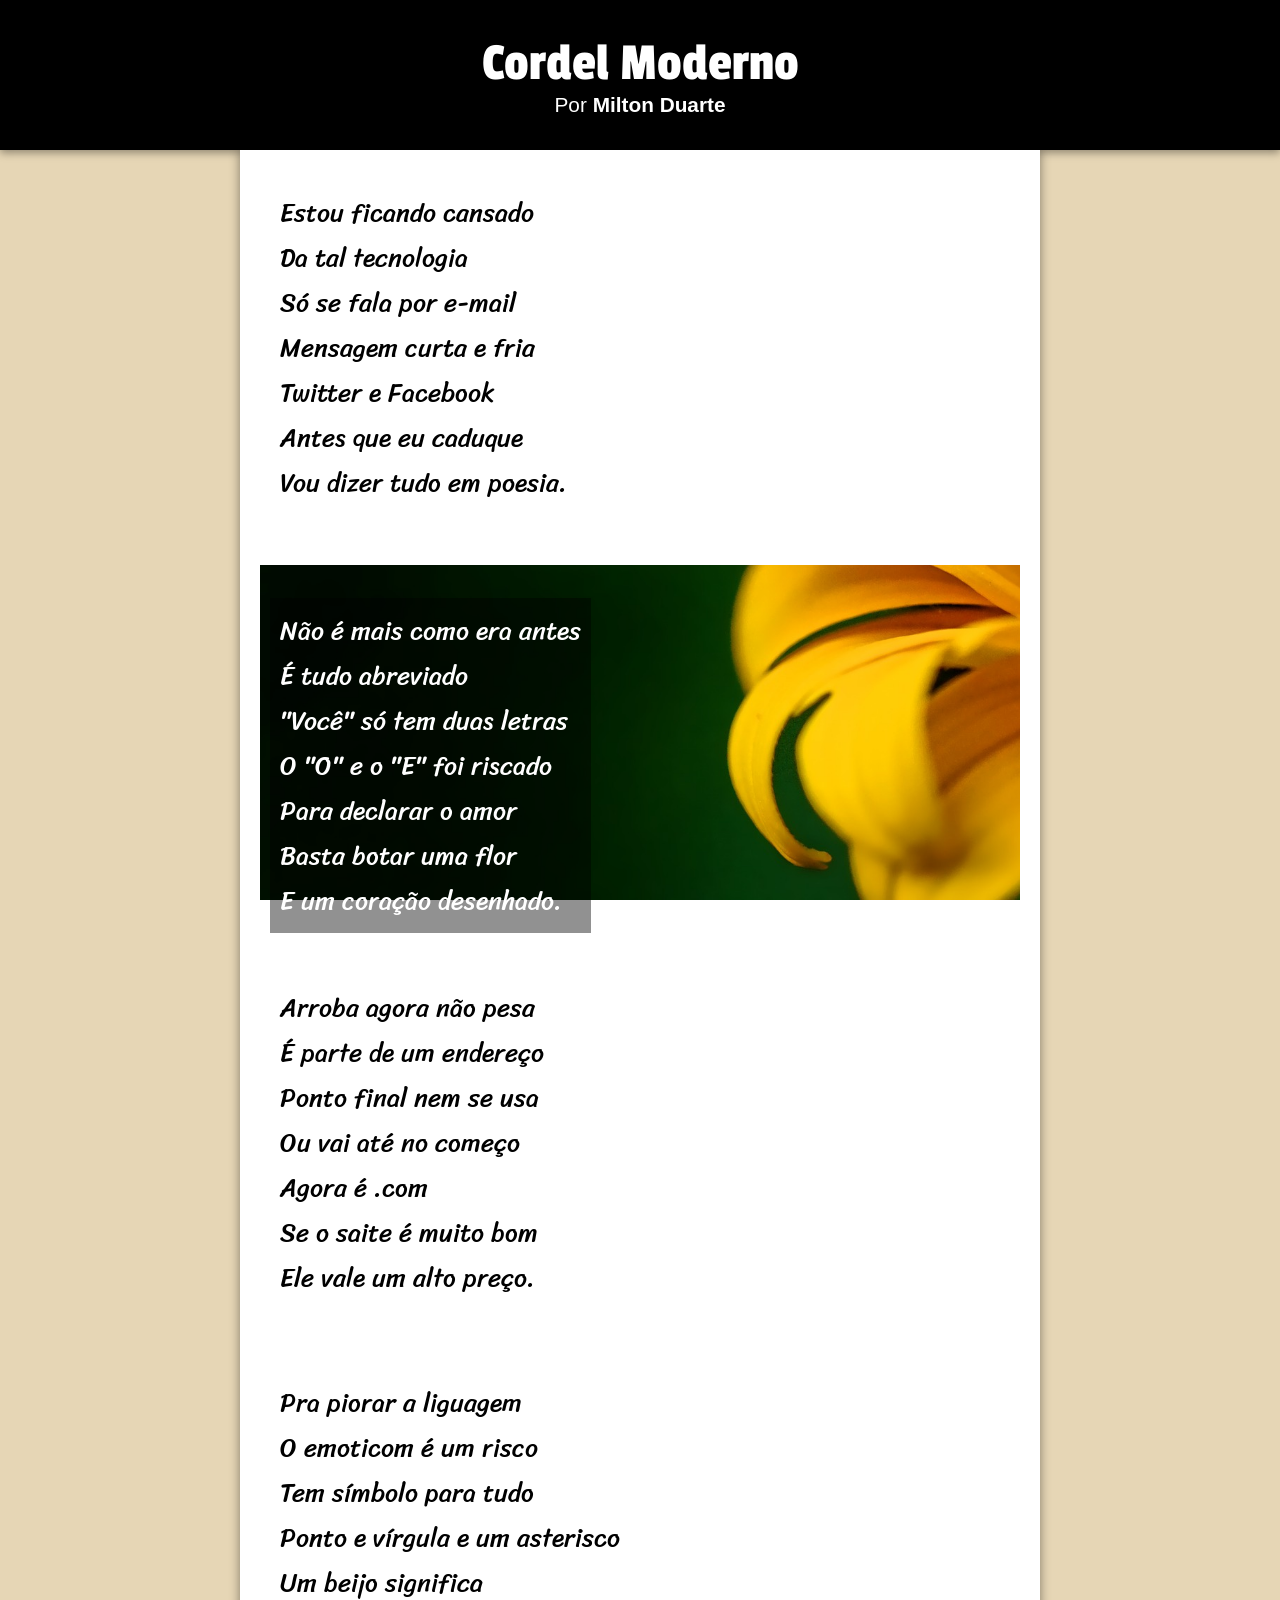
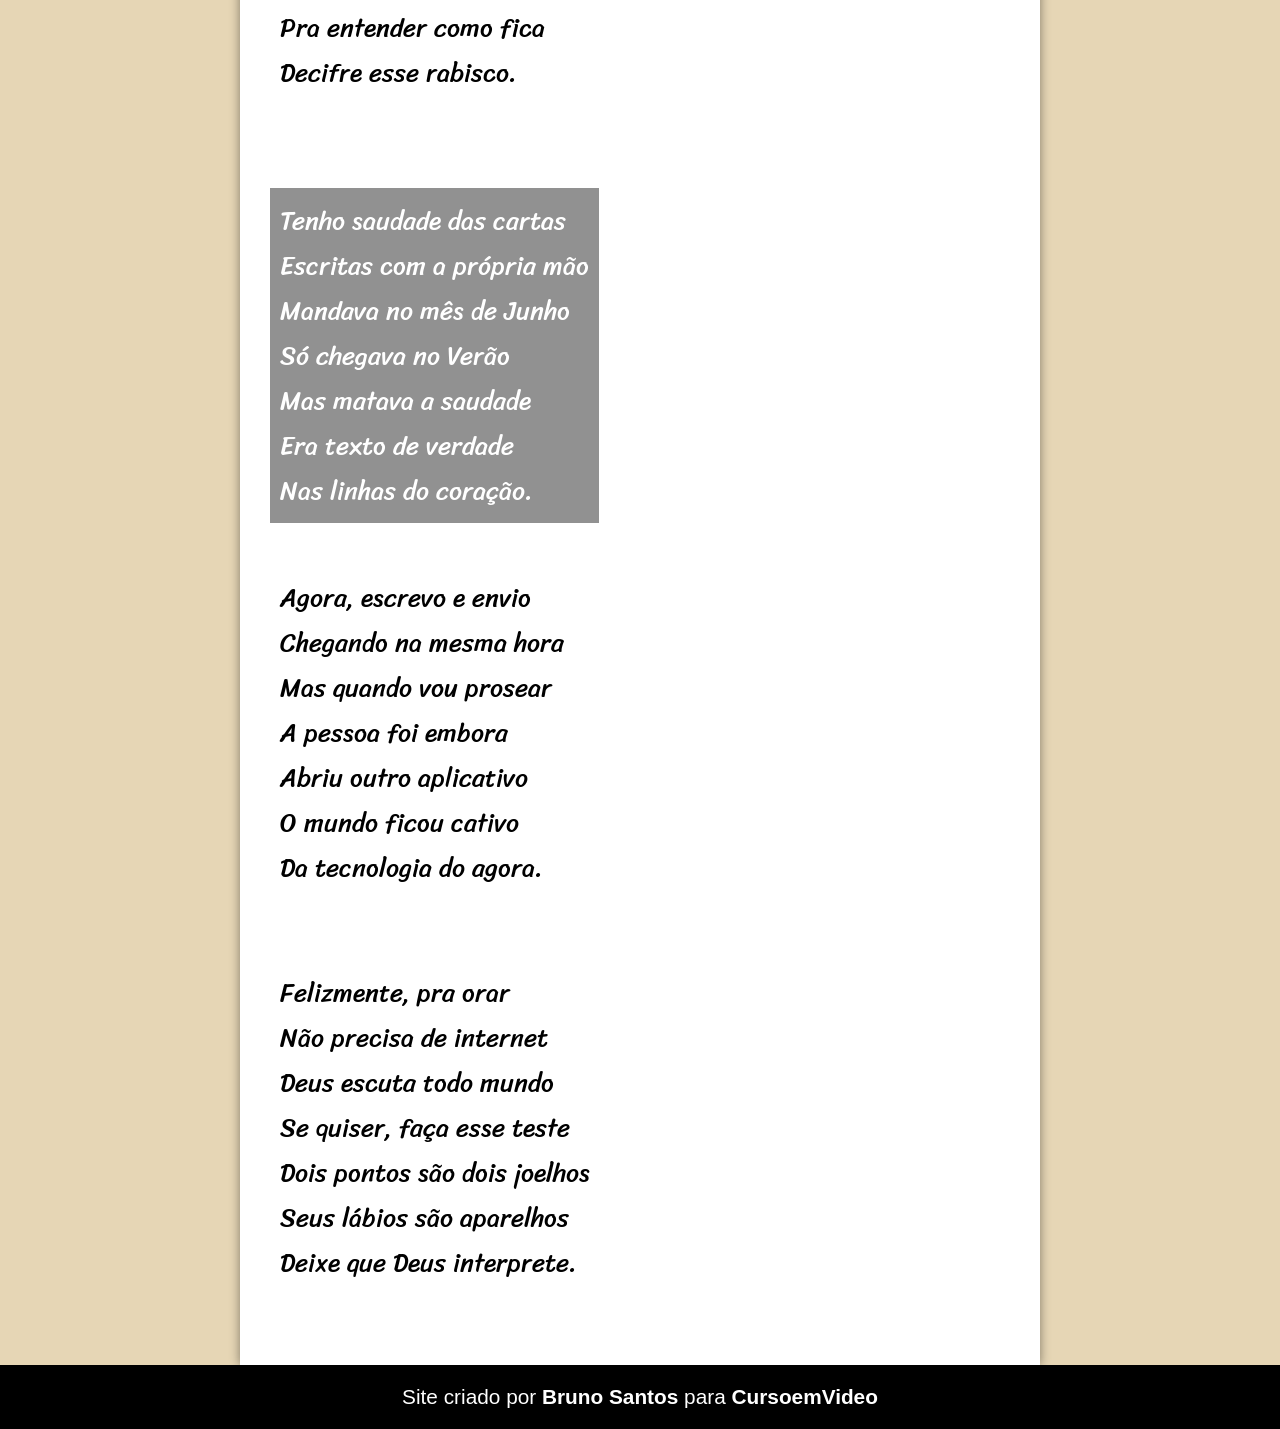
<file: projeto-cordel/index.html>
<!DOCTYPE html>
<html lang="pt-br">
<head>
    <meta charset="UTF-8">
    <meta name="viewport" content="width=device-width, initial-scale=1.0">
    <title>Cordel Moderno</title>
    <link rel="stylesheet" href="estilos/mobile.css">
    <link rel="stylesheet" href="estilos/mediaquery.css">
</head>
<body>
    <header>
        <h1>Cordel Moderno</h1>
        <p>Por <a href="#">Milton Duarte</a></p>
    </header>
    <main>
        <p class="texto">Estou ficando cansado <br>
           Da tal tecnologia <br>
           Só se fala por e-mail <br>
           Mensagem curta e fria <br>
           Twitter e Facebook <br>
           Antes que eu caduque <br>
           Vou dizer tudo em poesia.
        </p>

        <div class="imagem" id="img2">
            <p>
                Não é mais como era antes <br>
                É tudo abreviado <br>
                "Você" só tem duas letras <br>
                O "O" e o "E" foi riscado <br>
                Para declarar o amor <br>
                Basta botar uma flor <br>
                E um coração desenhado.
            </p>
        </div>

        <p class="texto">
            Arroba agora não pesa <br>
            É parte de um endereço <br>
            Ponto final nem se usa <br>
            Ou vai até no começo <br>
            Agora é .com <br>
            Se o saite é muito bom <br>
            Ele vale um alto preço.
        </p>

        <p class="texto">
            Pra piorar a liguagem <br>
            O emoticom é um risco <br>
            Tem símbolo para tudo <br>
            Ponto e vírgula e um asterisco <br>
            Um beijo significa <br>
            Pra entender como fica <br>
            Decifre esse rabisco.
        </p>


        <div class="imagem" id="img1">
            <p>
                Tenho saudade das cartas <br>
                Escritas com a própria mão <br>
                Mandava no mês de Junho <br>
                Só chegava no Verão <br>
                Mas matava a saudade <br>
                Era texto de verdade <br>
                Nas linhas do coração.
            </p>
        </div>


        <p class="texto">
            Agora, escrevo e envio <br>
            Chegando na mesma hora <br>
            Mas quando vou prosear <br>
            A pessoa foi embora <br>
            Abriu outro aplicativo <br>
            O mundo ficou cativo <br>
            Da tecnologia do agora.
        </p>

        <p class="texto">
            Felizmente, pra orar <br>
            Não precisa de internet <br>
            Deus escuta todo mundo <br>
            Se quiser, faça esse teste <br>
            Dois pontos são dois joelhos <br>
            Seus lábios são aparelhos <br>
            Deixe que Deus interprete.
        </p>
    </main>

    <footer>
        <p>Site criado por <strong>Bruno Santos</strong> para <strong>CursoemVideo</strong></p>
    </footer>
</body>
</html>
</file>
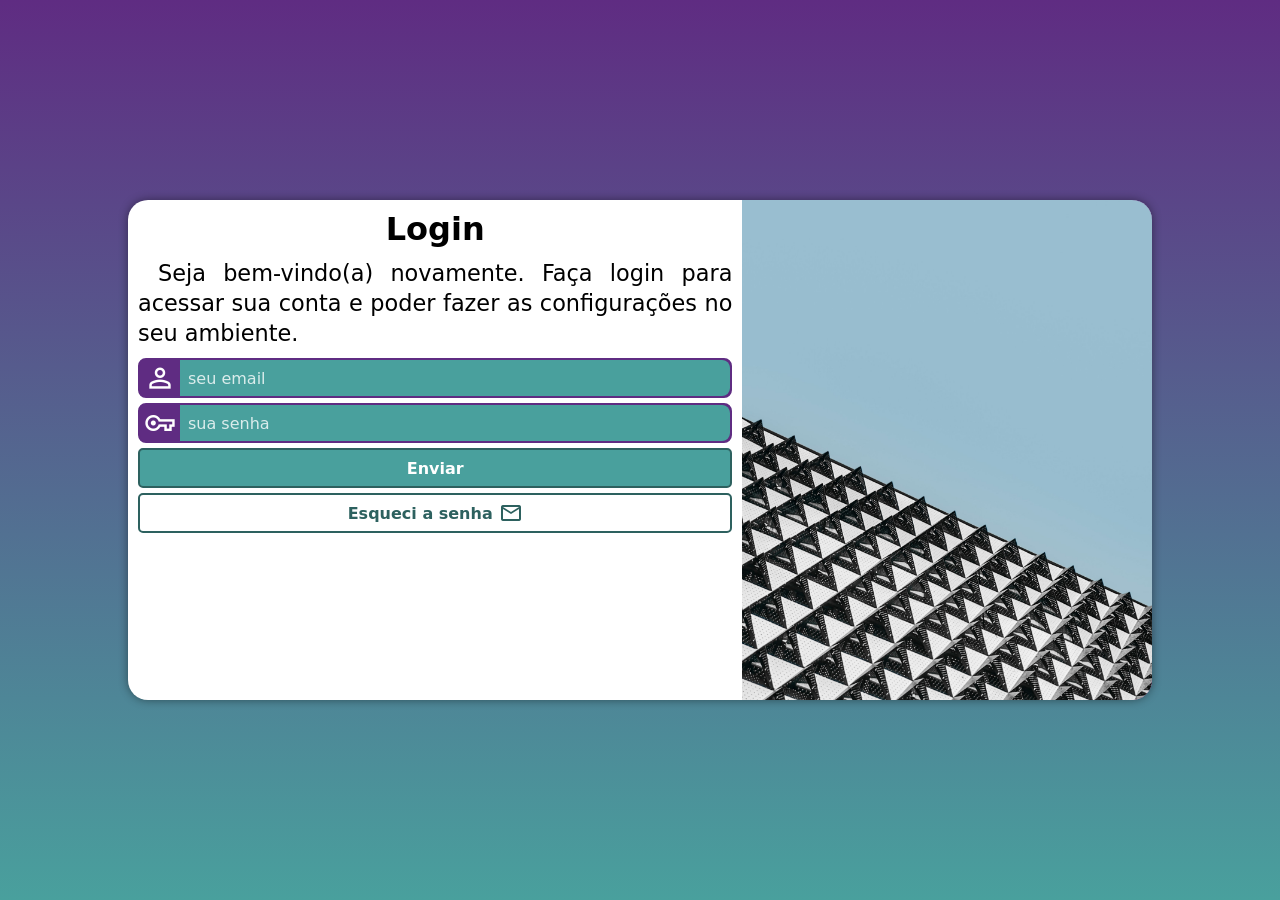
<file: projeto-login/index.html>
<!DOCTYPE html>
<html lang="pt-br">
<head>
    <meta charset="UTF-8">
    <meta name="viewport" content="width=device-width, initial-scale=1.0">
    <title>Tela de Login</title>
    <link rel="stylesheet" href="estilos/style.css">
    <link rel="stylesheet" href="estilos/media-query.css">
    <link rel="stylesheet" href="https://fonts.googleapis.com/css2?family=Material+Symbols+Outlined:opsz,wght,FILL,GRAD@20..48,100..700,0..1,-50..200"/>
</head>
<body>
    <main>
        <section id="login"> 
            <div id="imagem">

            </div>
            <div id="formulario">
                <h1>Login</h1>
                <p>Seja bem-vindo(a) novamente. Faça login para acessar sua conta e poder fazer as configurações no seu ambiente. </p>
                <form action="login.php" method="post" autocomplete="on">
                    <div class="campo">
                        <span class="material-symbols-outlined">person</span>
                        <input type="email" name="login" id="ilogin" autocomplete="email" required maxlength="30" placeholder="seu email">
                        <label for="ilogin">Email</label>
                    </div>
                    <div class="campo">
                        <span class="material-symbols-outlined">vpn_key</span>
                        <input type="password" name="senha" id="isenha" autocomplete="current-password" required minlength="8" maxlength="15" placeholder="sua senha">
                        <label for="isenha">Senha</label>
                    </div>
                    <input type="submit" value="Enviar">
                    <a  href="#">
                        Esqueci a senha <span class="material-symbols-outlined">mail</span>
                    </a>
                </form>
            </div>
        </section>
    </main>
</body>
</html>
</file>
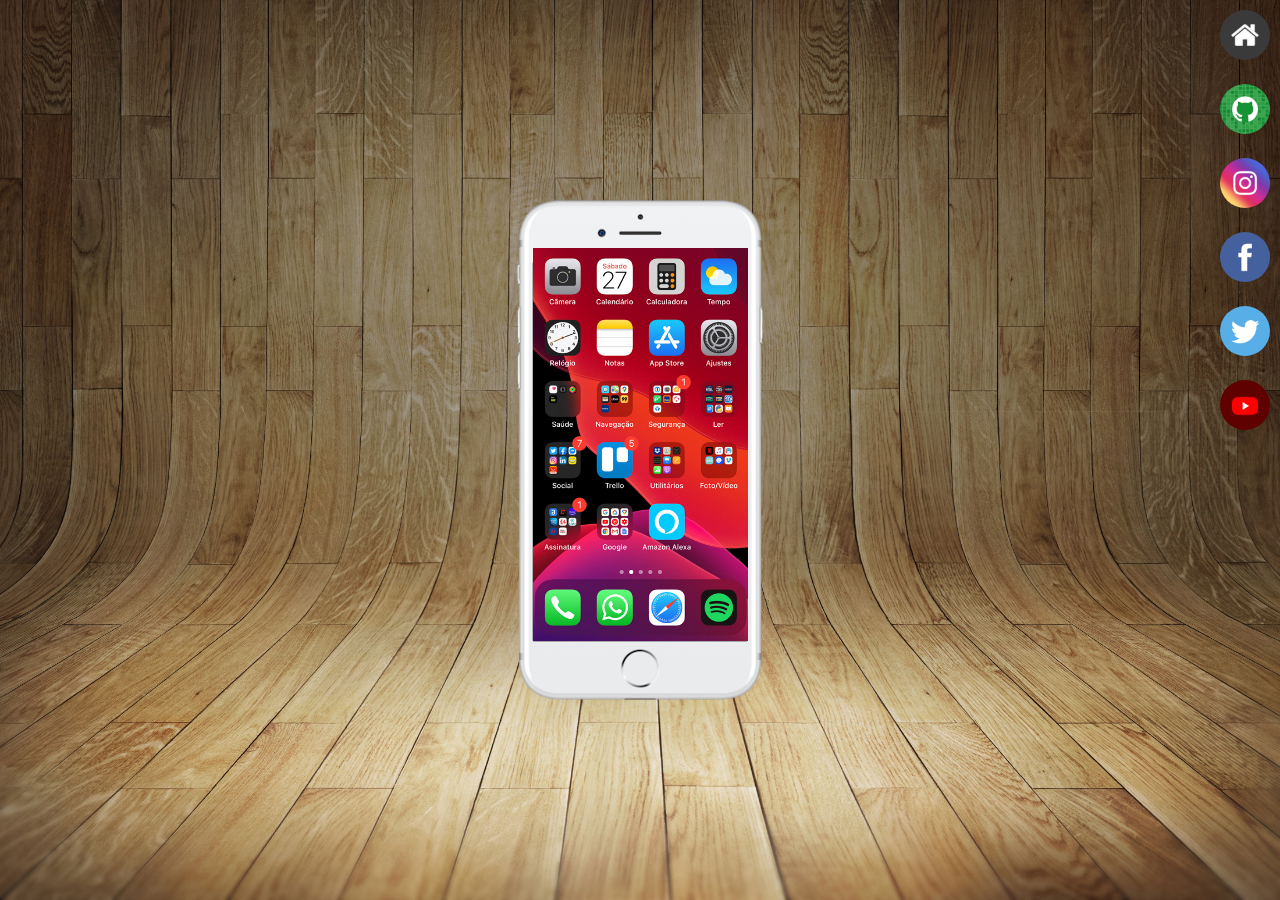
<file: projeto-redes/index.html>
<!DOCTYPE html>
<html lang="pt-br">
<head>
    <meta charset="UTF-8">
    <meta name="viewport" content="width=device-width, initial-scale=1.0">
    <title>Projeto Redes Sociais</title>
    <link rel="shortcut icon" href="favicon.ico" type="image/x-icon">
    <link rel="stylesheet" href="estilo/style.css">
</head>
<body>
    <main>
        <section id="telefone">
            <iframe src="home.html" frameborder="0" id="tela" name="tela">
                <p>Seu navegador não é compativel</p>
            </iframe>
        </section>

        <section id="redes">
            <a href="home.html" target="tela"><img src="imagens/logo-home.jpg" alt="home"></a> <br>
            <a href="github.html" target="tela"><img src="imagens/logo-github.jpg" alt="github"></a> <br>
            <a href="instagram.html" target="tela"><img src="imagens/logo-instagram.jpg" alt="instagram"></a> <br>
            <a href="facebook.html" target="tela"><img src="imagens/logo-facebook.jpg" alt="facebook"></a> <br>
            <a href="twitter.html" target="tela"><img src="imagens/logo-twitter.jpg" alt="twitter"></a> <br>
            <a href="youtube.html" target="tela"><img src="imagens/logo-youtube.jpg" alt="youtube"></a>
        </section>
    </main>
</body>
</html>
</file>
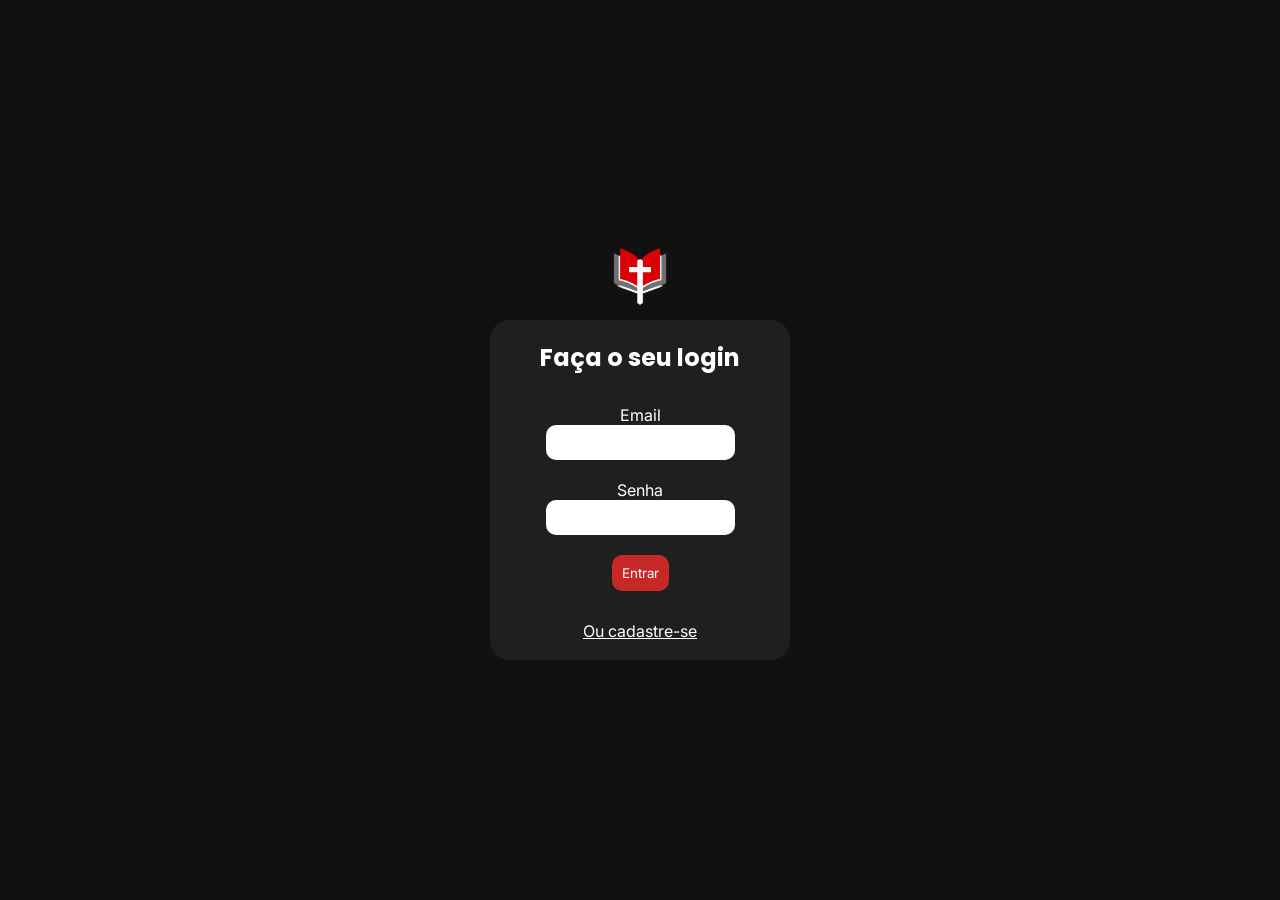
<file: projeto-estudo/login.html>
<!DOCTYPE html>
<html lang="pt-br">
<head>
    <meta charset="UTF-8">
    <meta name="viewport" content="width=device-width, initial-scale=1.0">
    <title>Login</title>
    <link rel="stylesheet" href="estilos/login.css">
</head>
<body>
    <div id="container">
        <img src="img/logo.png" alt="" width="80">
        <div id="login">
            <h2>Faça o seu login</h2>
            <form action="login1.html" method="get">
                <label for="iemail">Email </label>
                <input type="email" name="email" id="iemail" required> <br>

                <label for="isenha">Senha </label>
                <input type="password" name="senha" id="isenha" minlength="8" maxlength="16" required> <br>

                <input id="b1" type="submit" value="Entrar">

            </form>
            <a href="#">Ou cadastre-se</a>
        </div>
    </div>
</body>
</html>
</file>
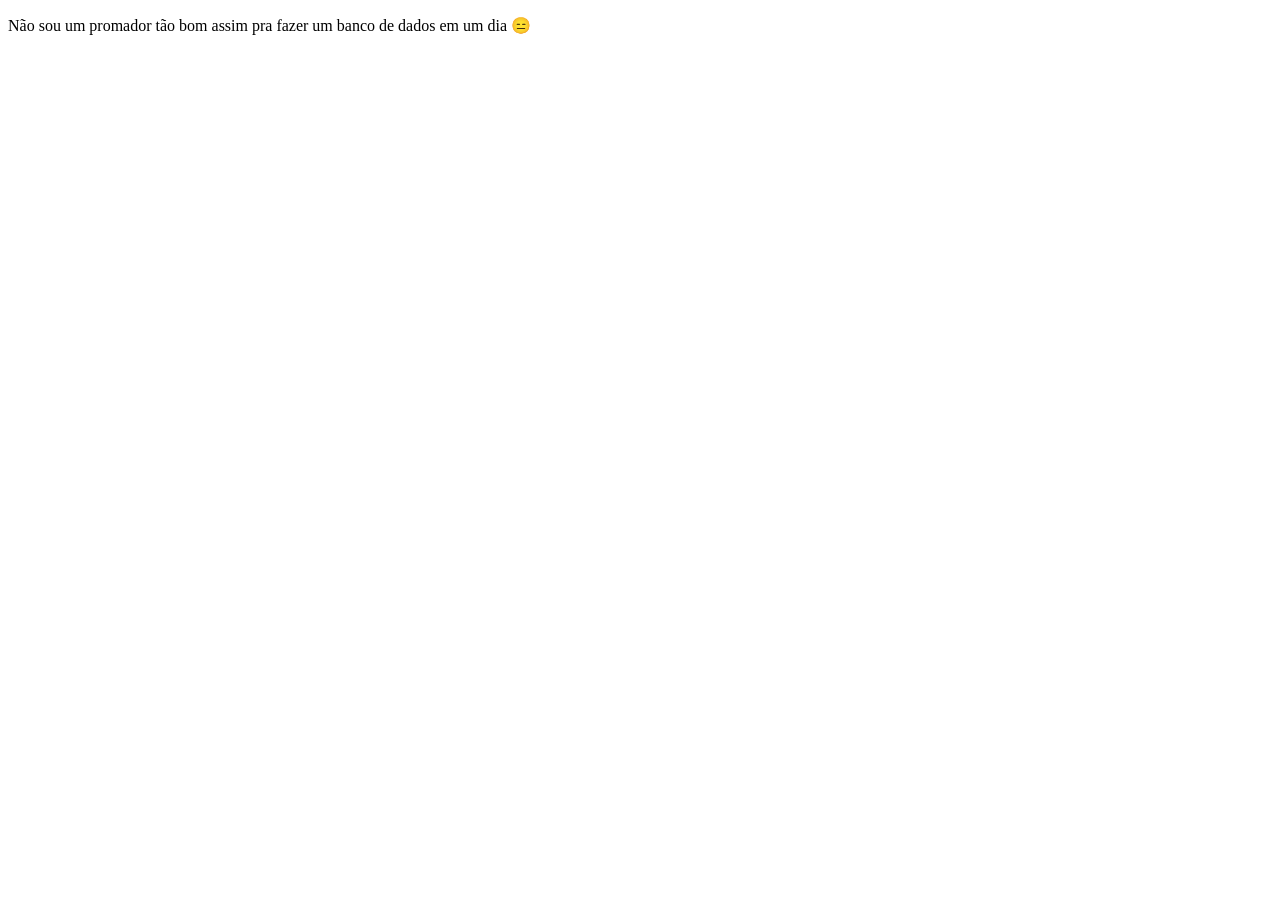
<file: projeto-estudo/login1.html>
<!DOCTYPE html>
<html lang="pt-br">
<head>
    <meta charset="UTF-8">
    <meta name="viewport" content="width=device-width, initial-scale=1.0">
    <title>Banco de dados</title>
</head>
<body>
    <p>Não sou um promador tão bom assim pra fazer um banco de dados em um dia 😑</p>
</body>
</html>
</file>
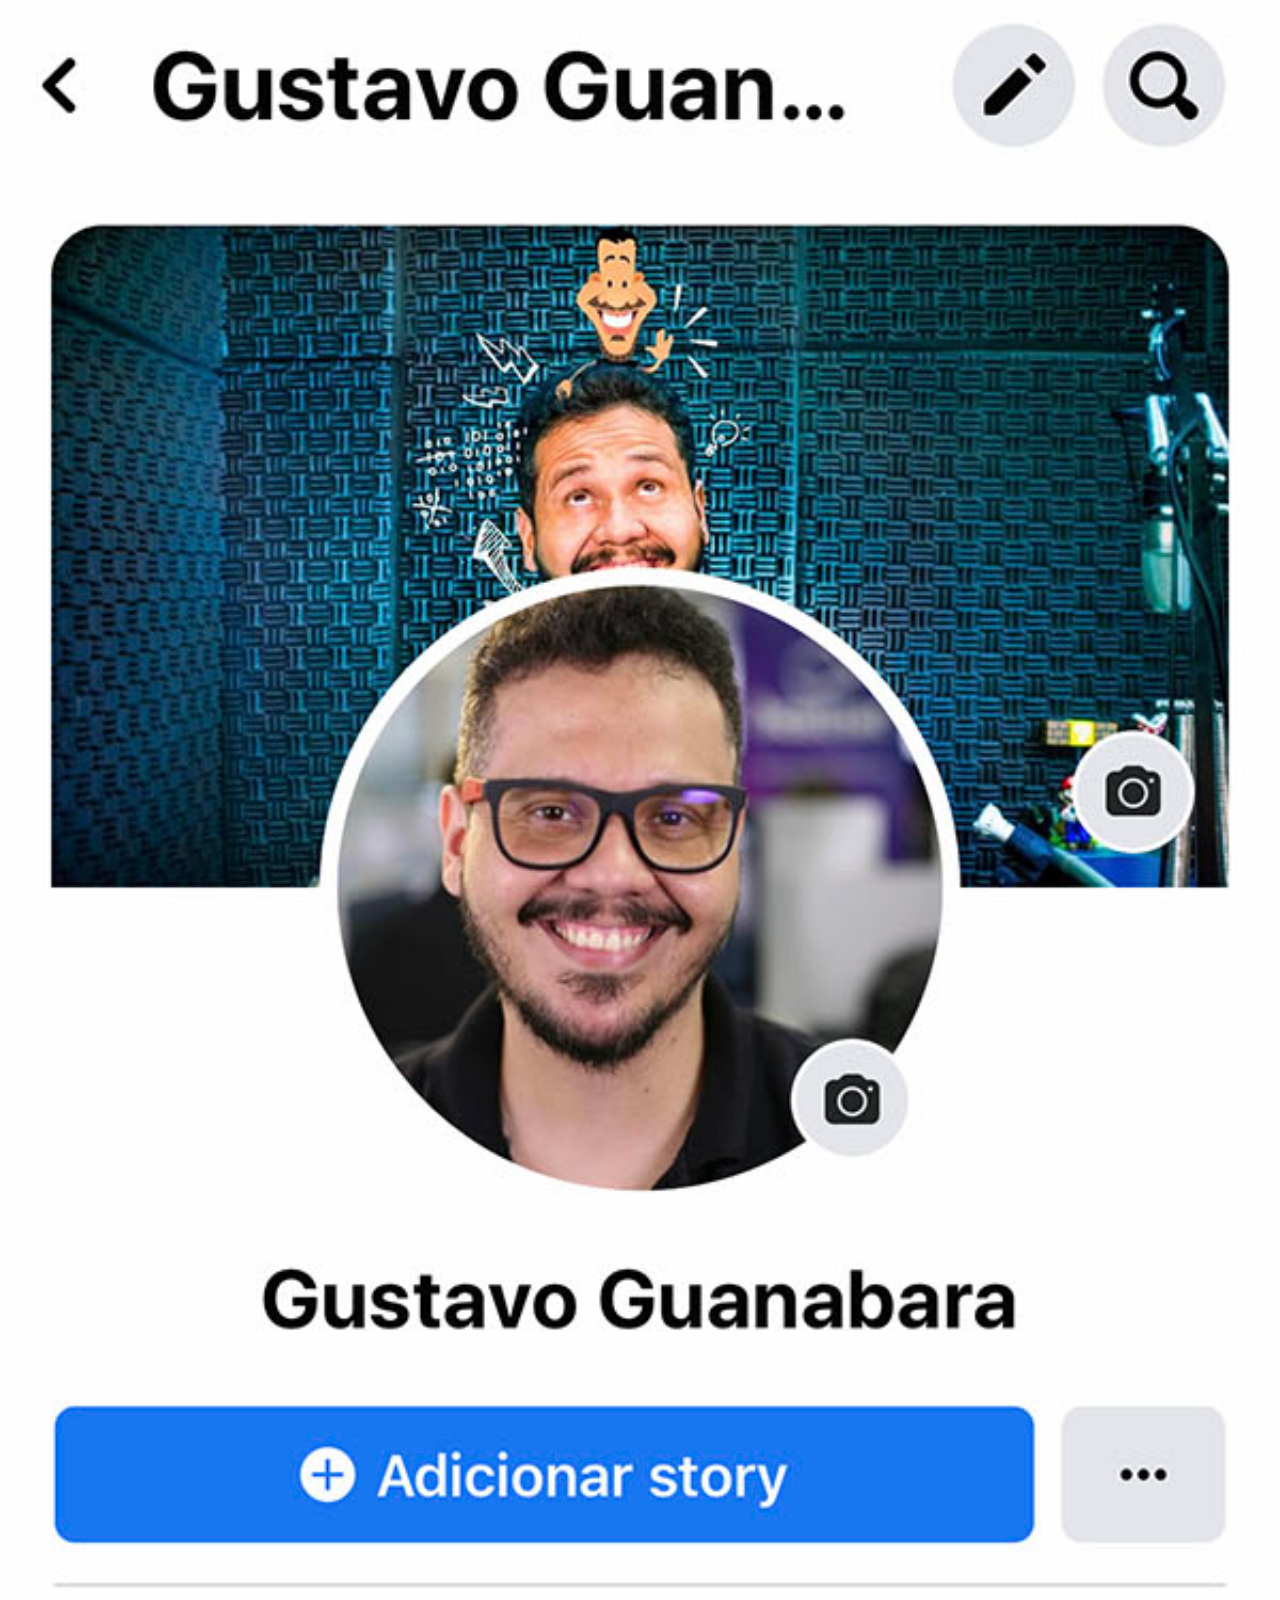
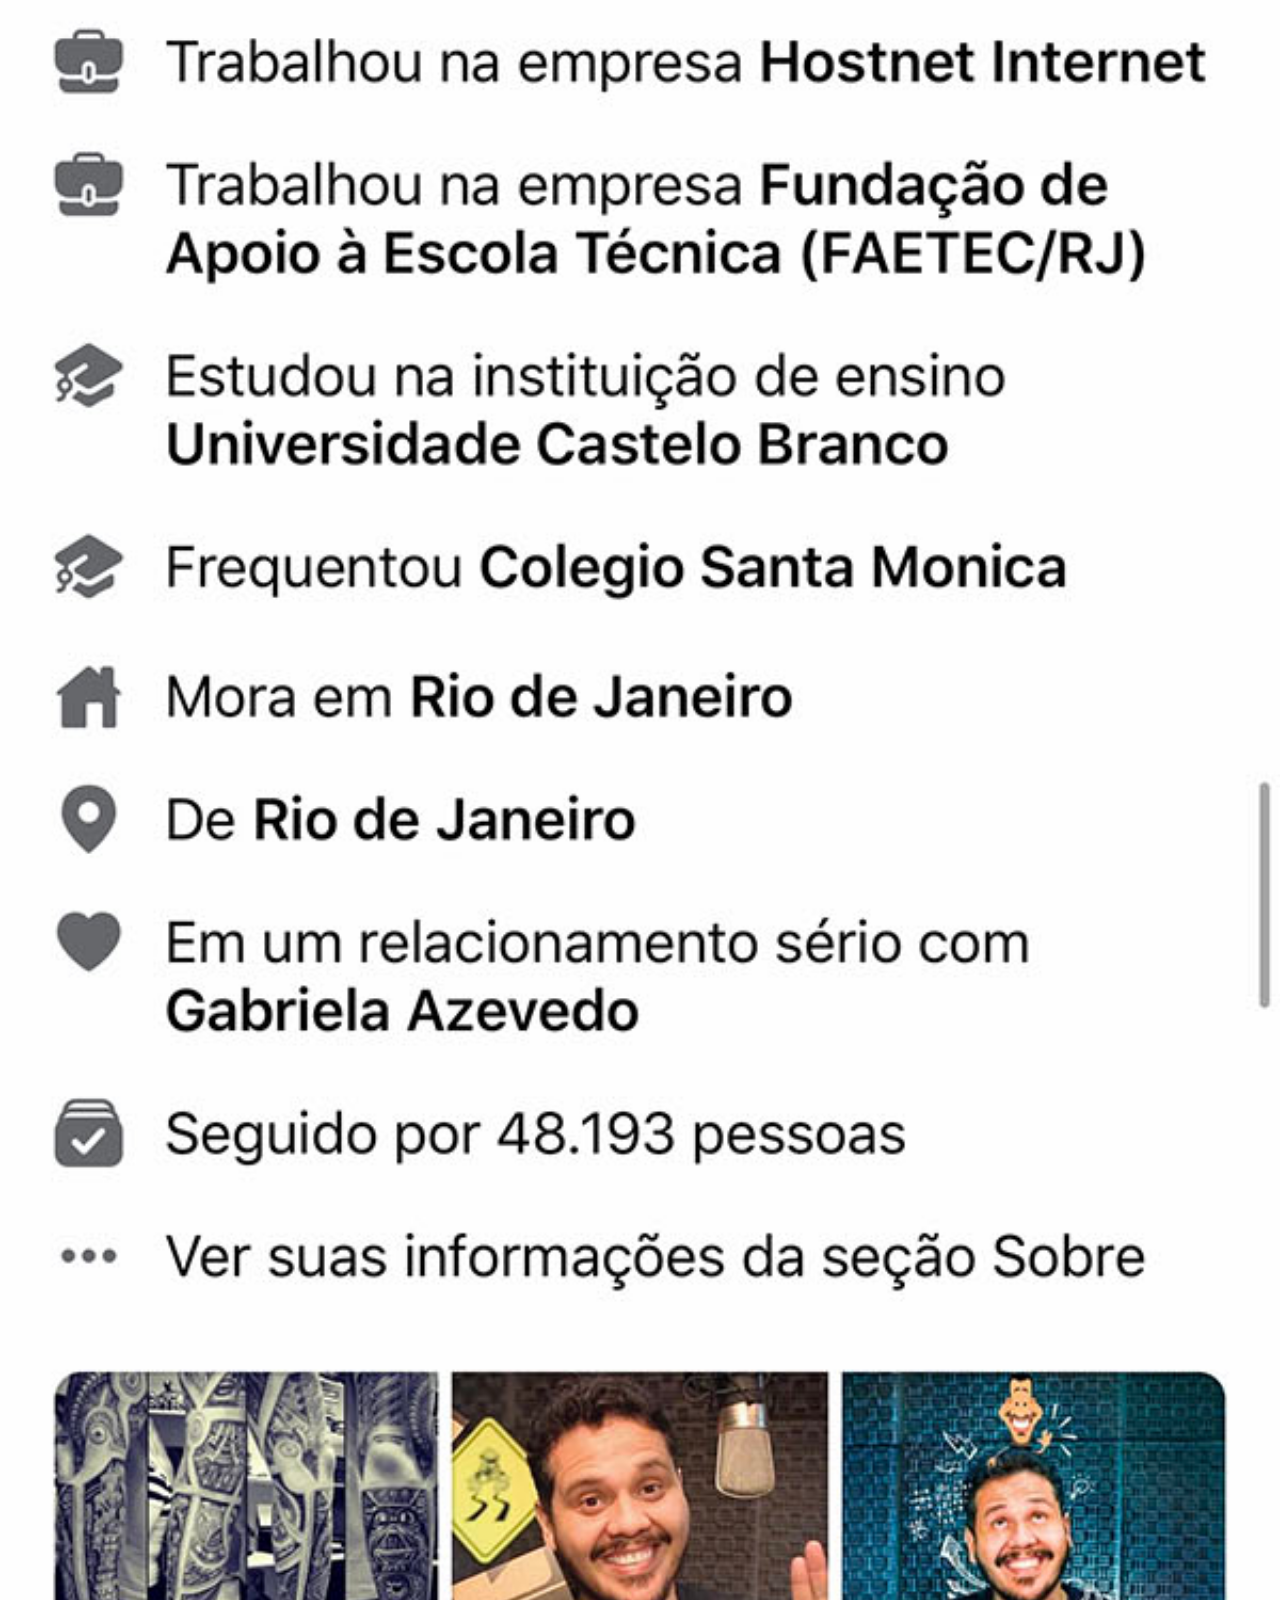
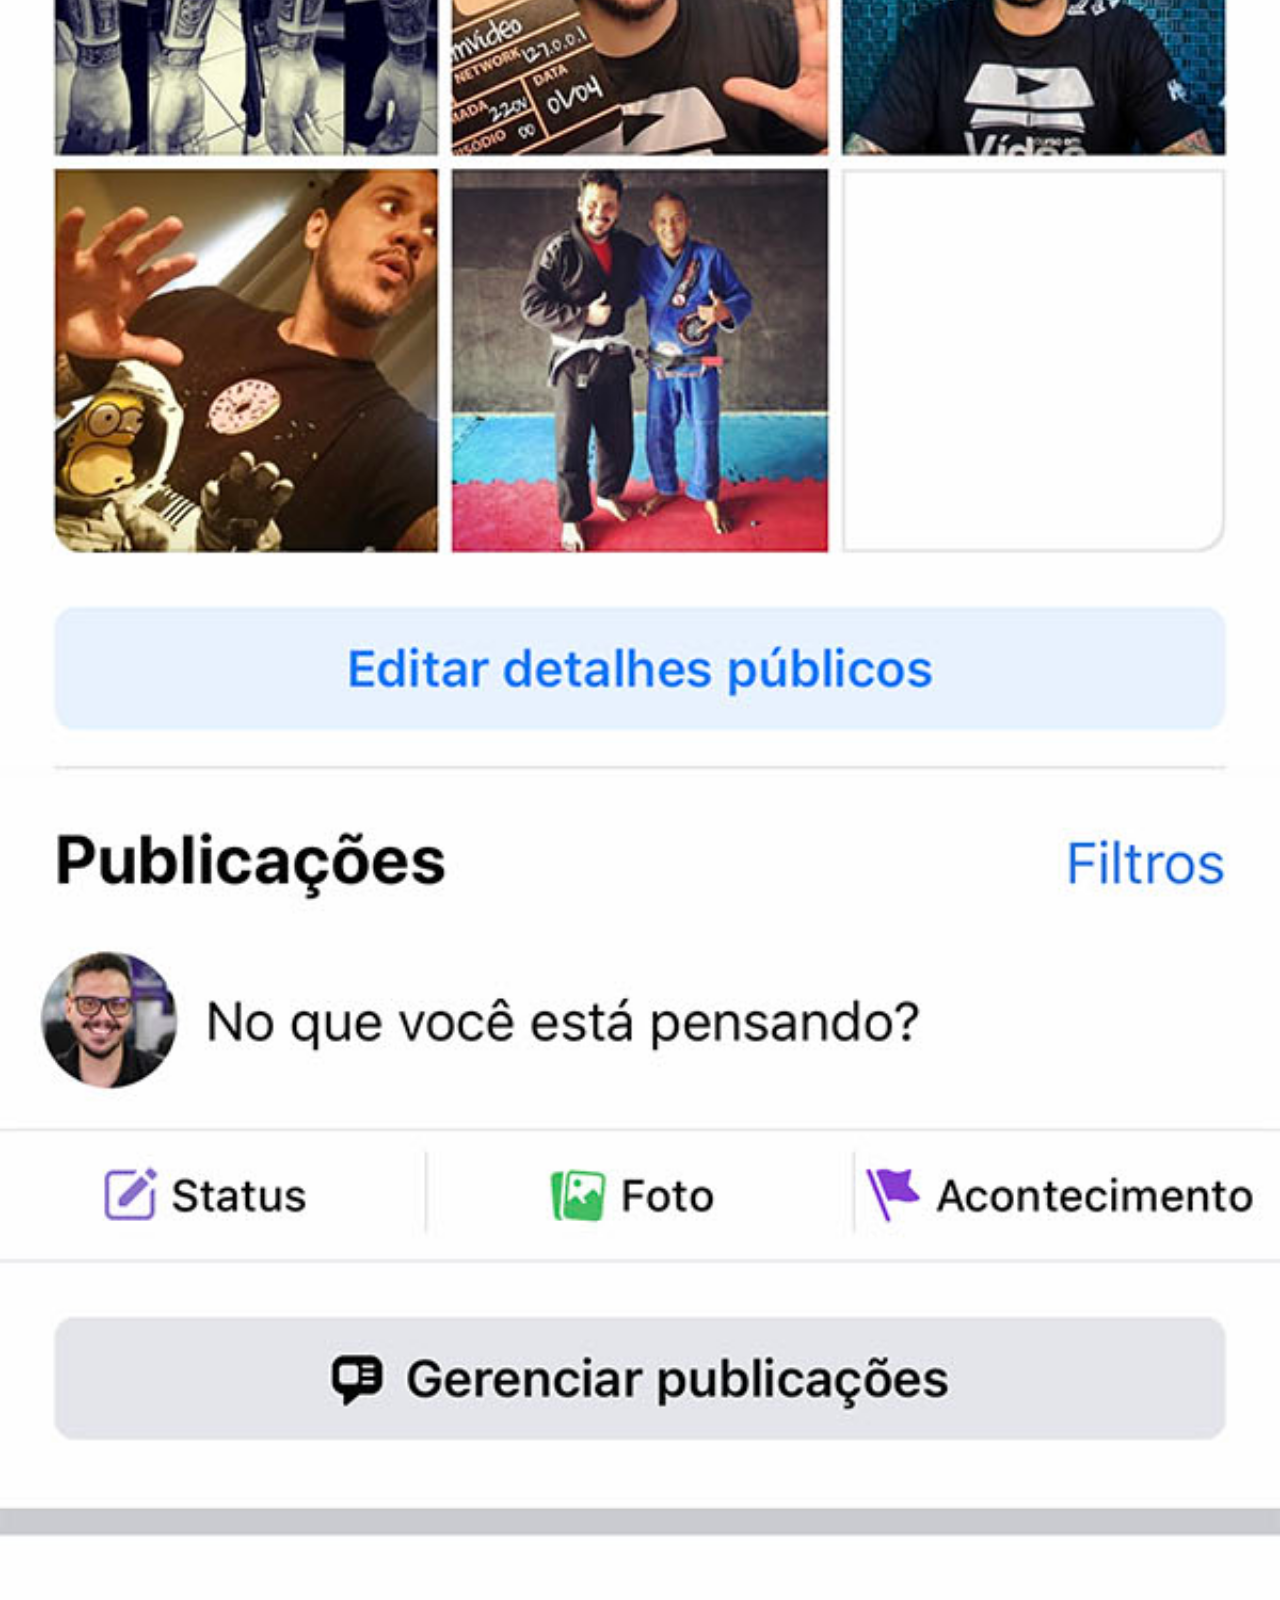
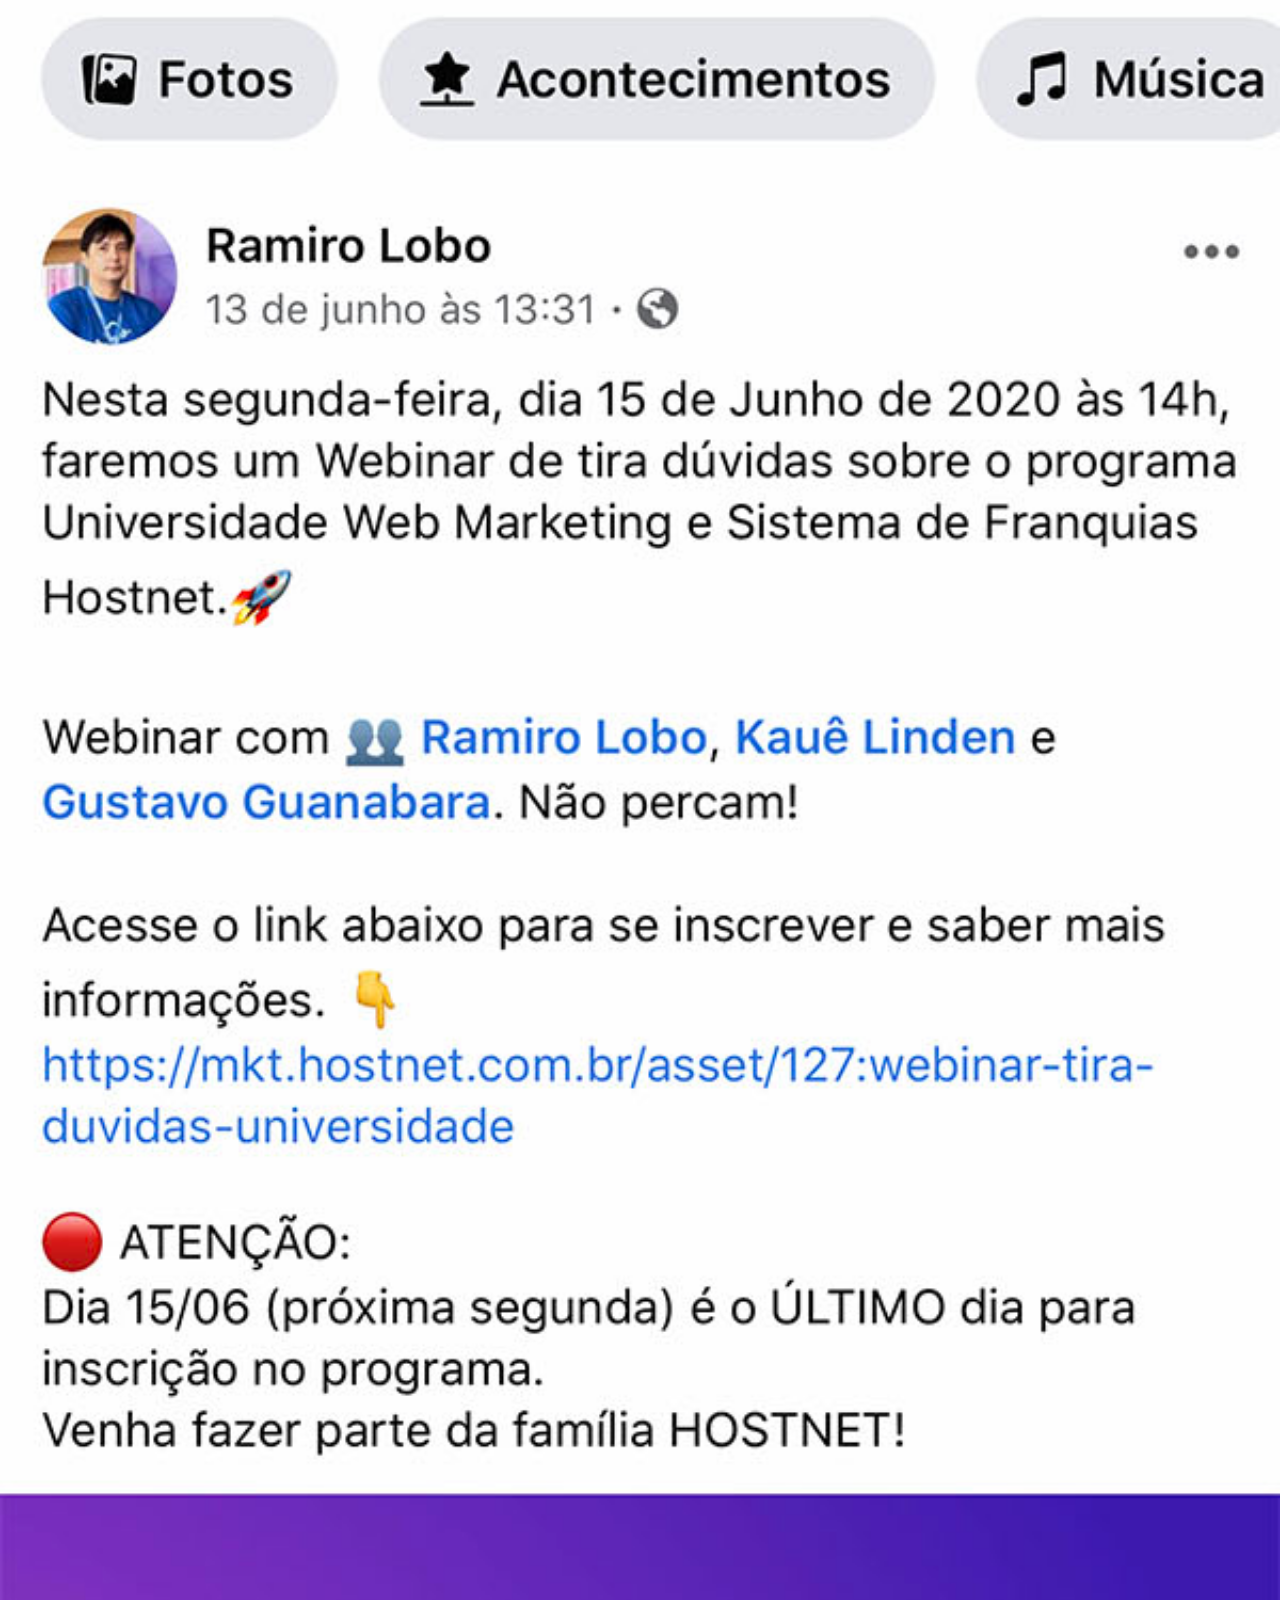
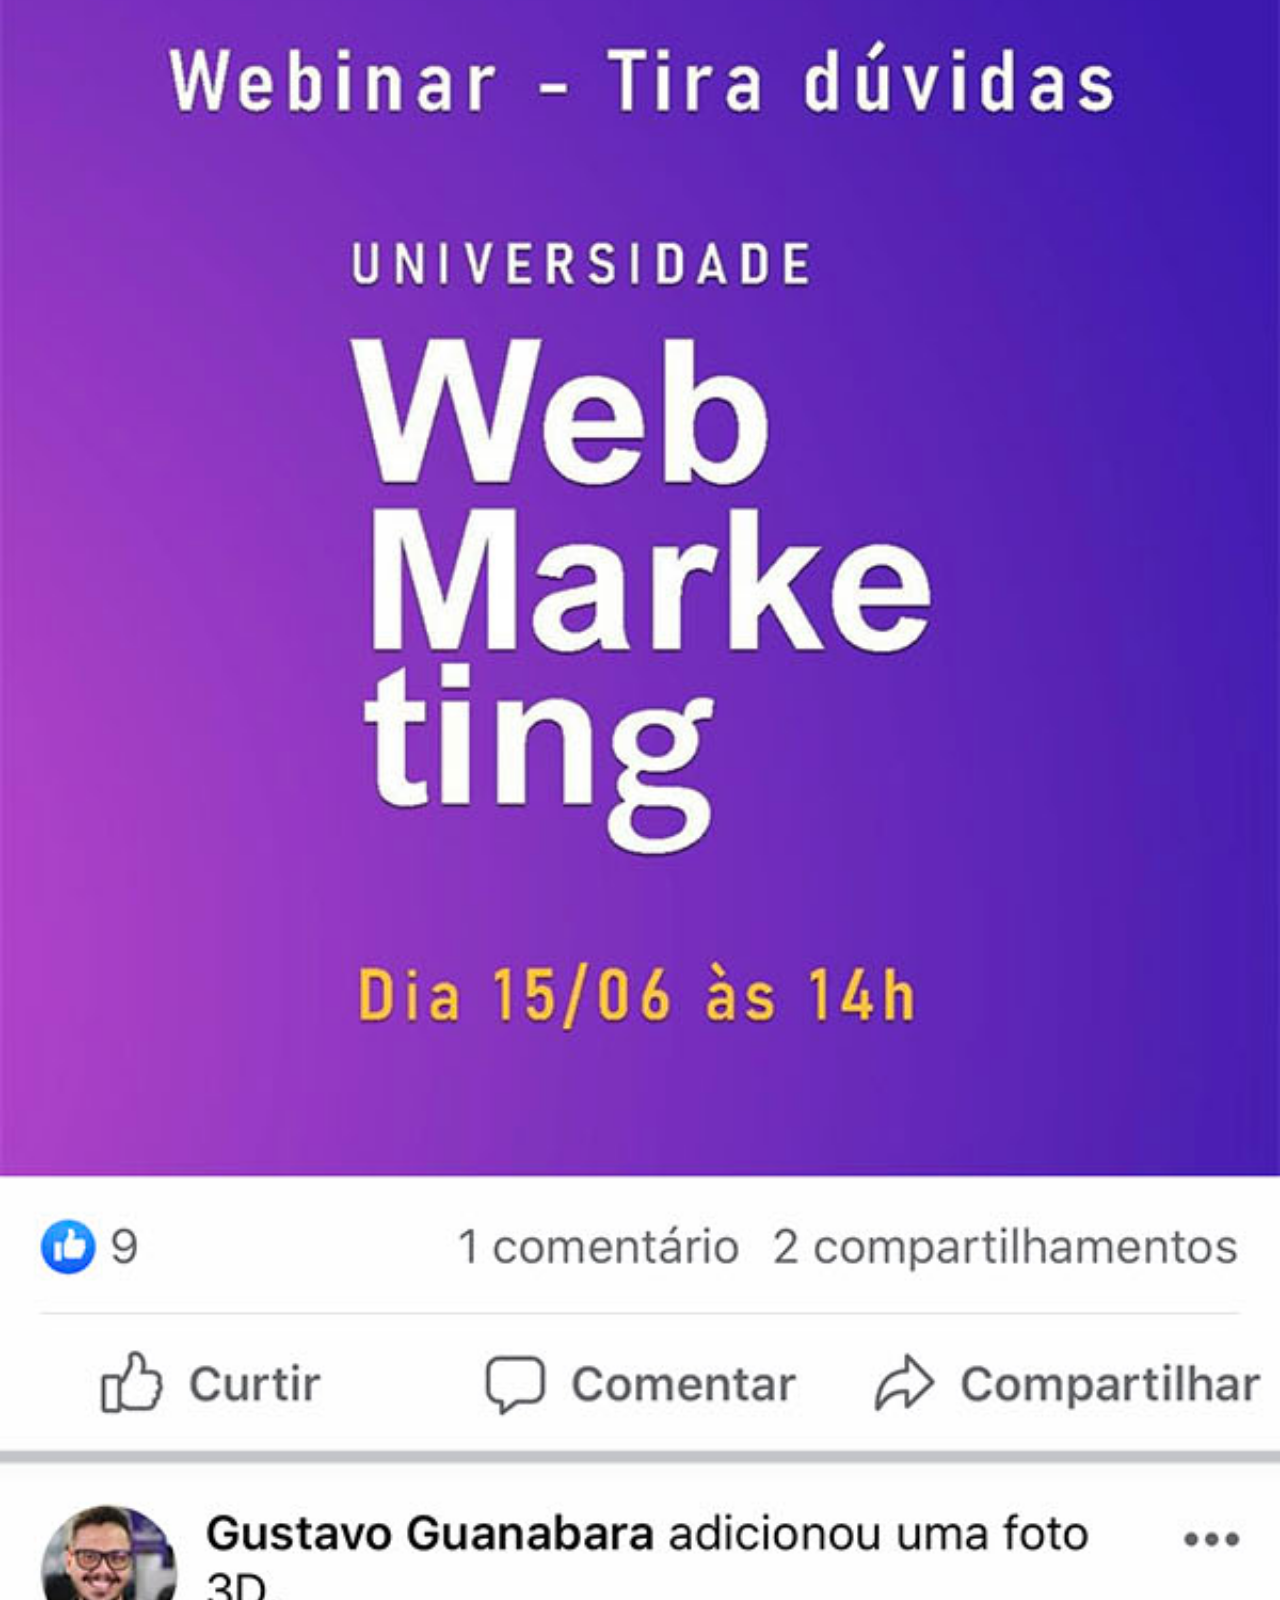
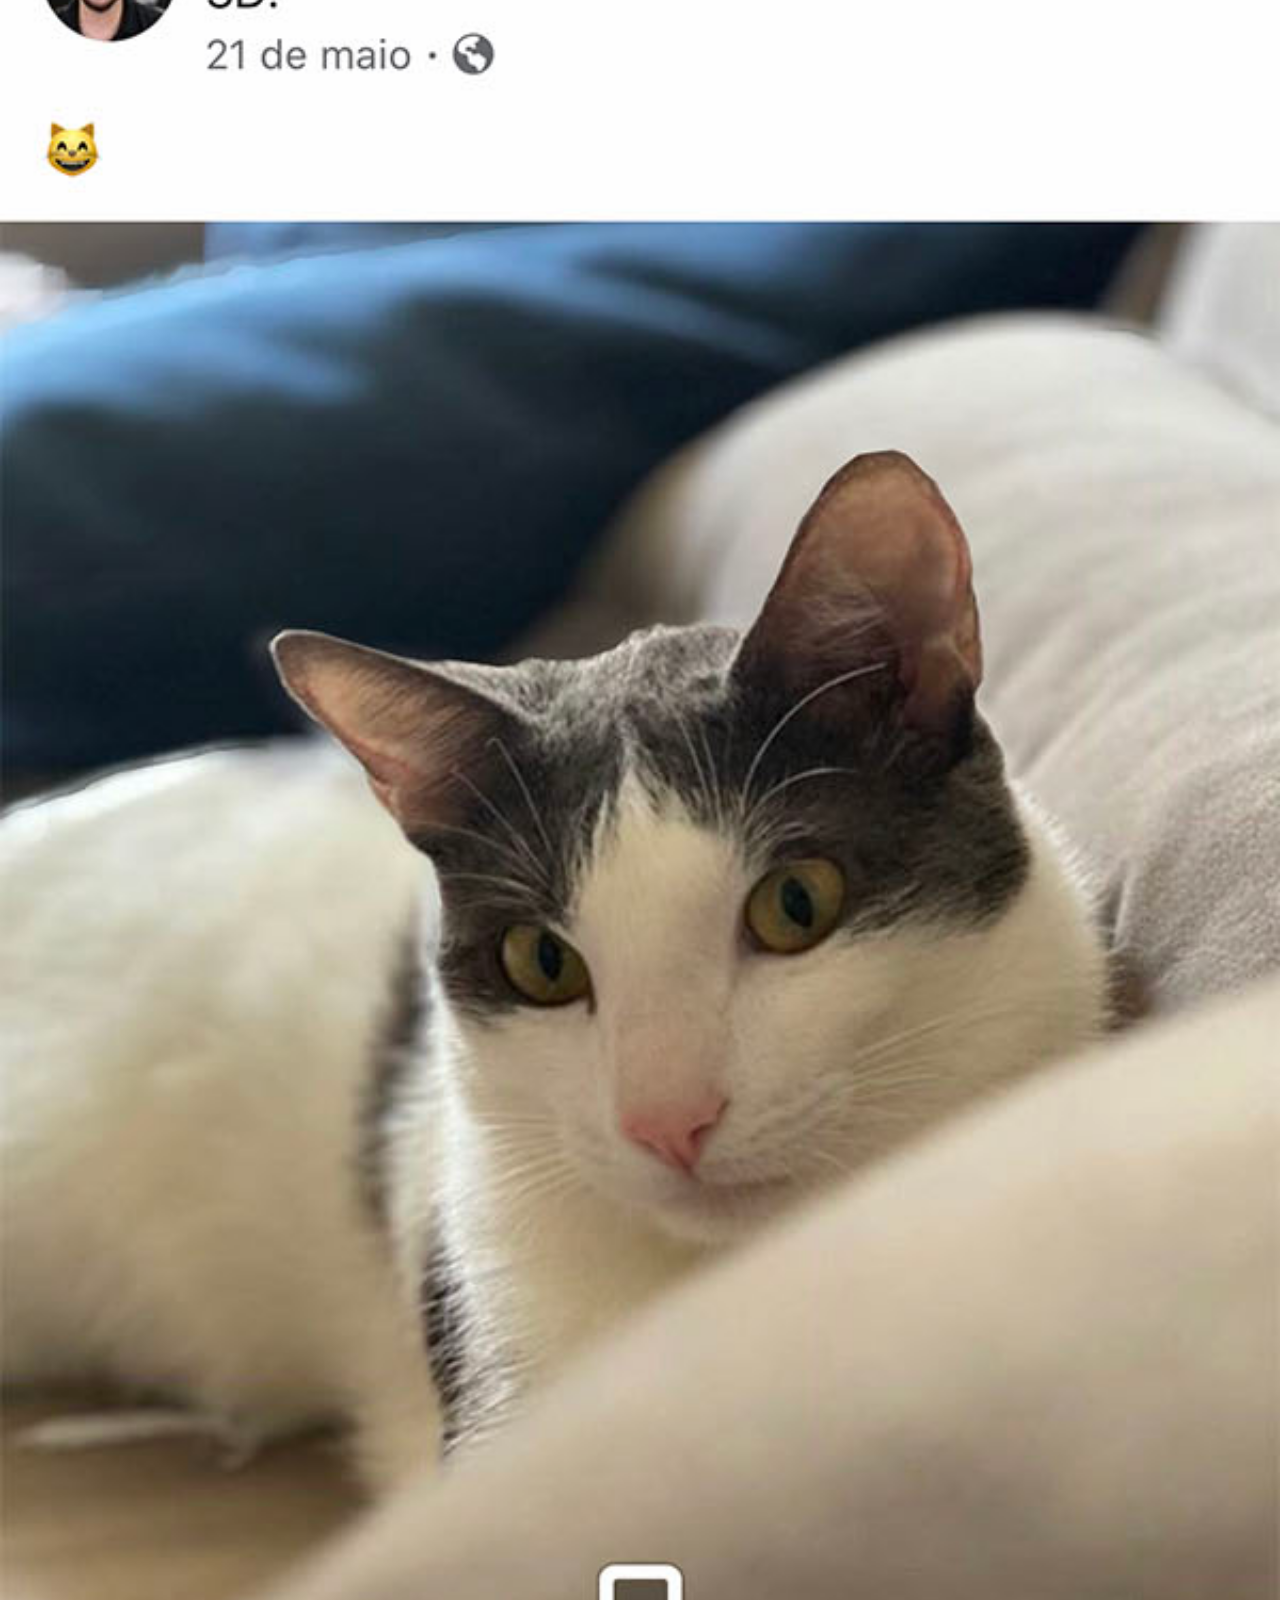
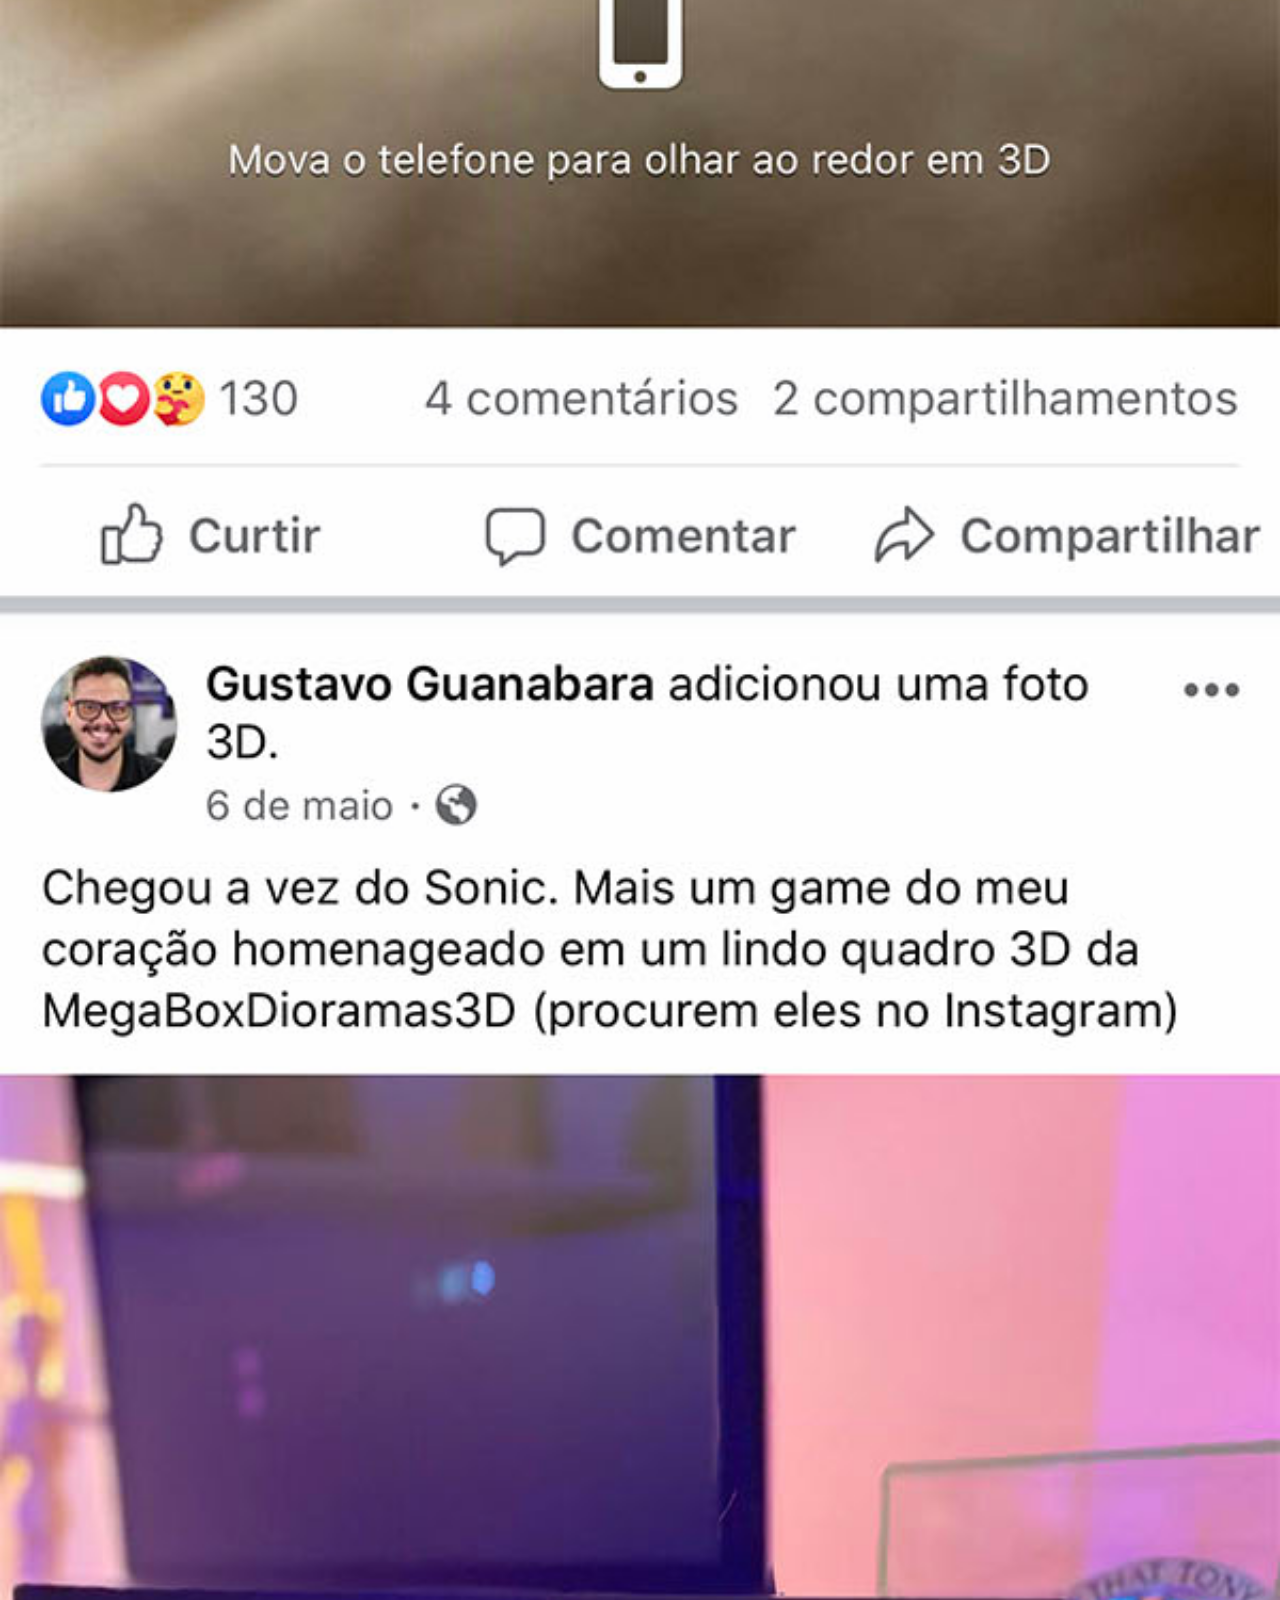
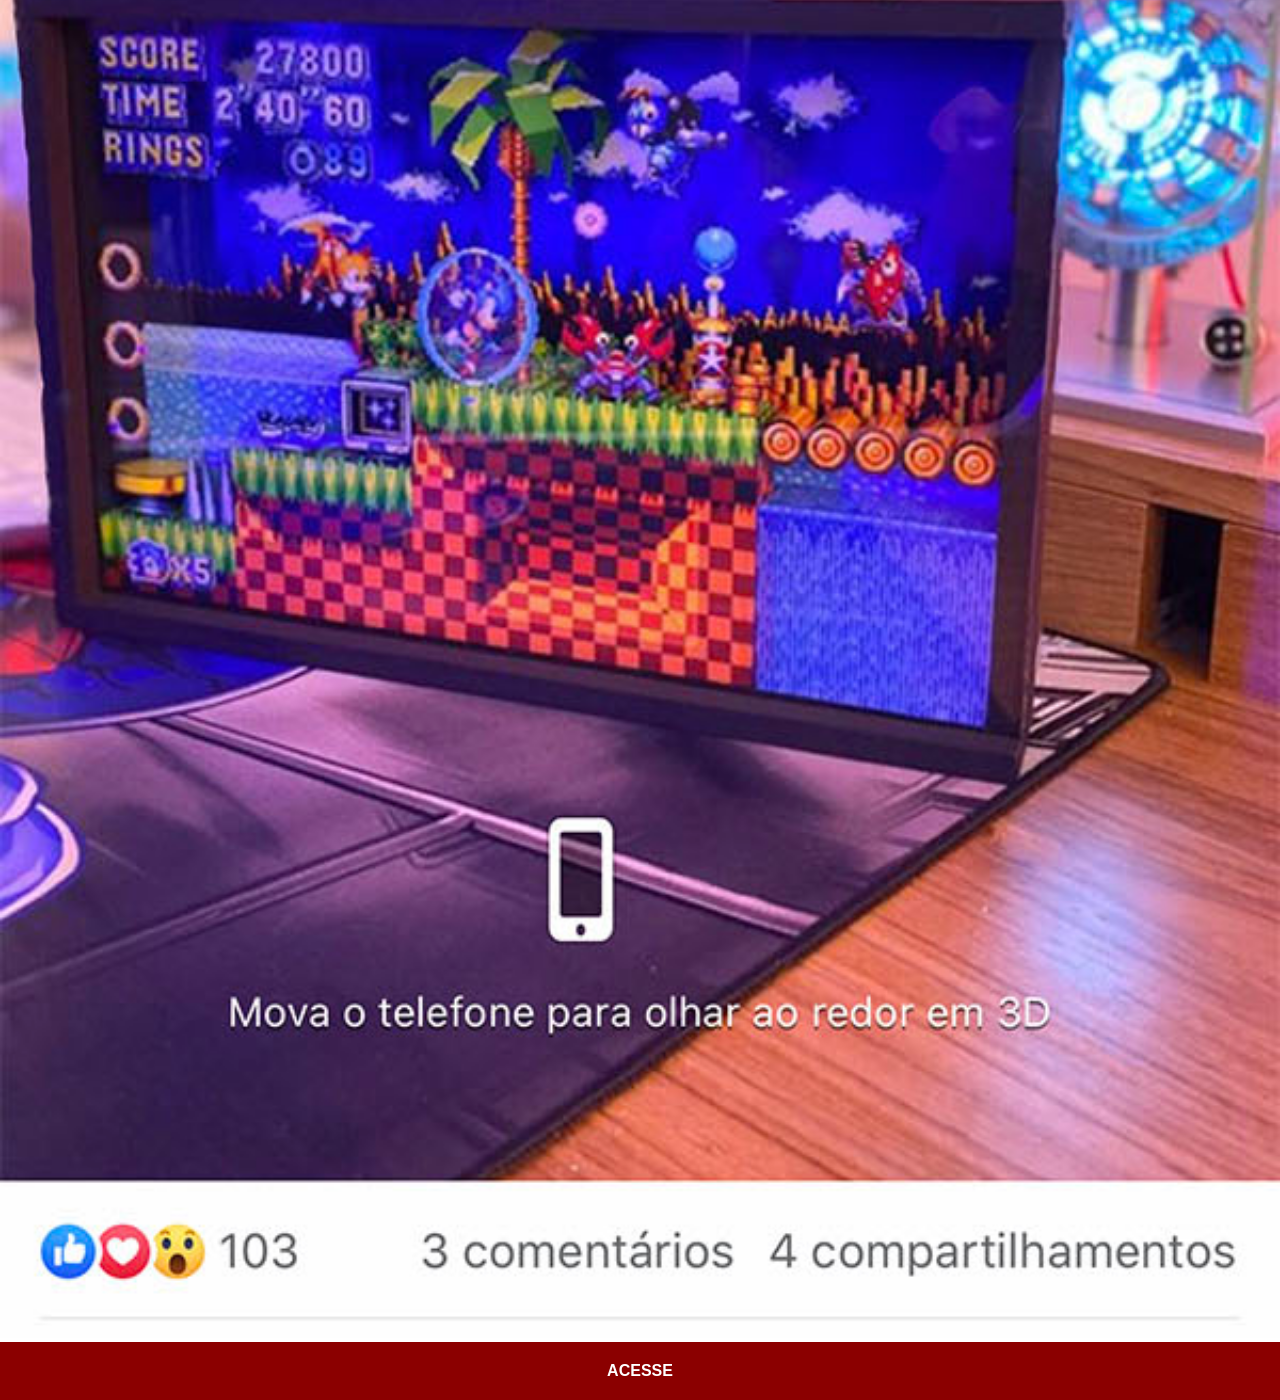
<file: projeto-redes/facebook.html>
<!DOCTYPE html>
<html lang="pt-br">
<head>
    <meta charset="UTF-8">
    <meta name="viewport" content="width=device-width, initial-scale=1.0">
    <title>facebook</title>
    <link rel="stylesheet" href="estilo/redes.css">
</head>
<body>
    <img src="imagens/tela-facebook.jpg" alt="facebook">
    <a href="https://www.facebook.com/gustavoguanabara/?locale=pt_BR" target="_blank" rel="external">ACESSE</a>
</body>
</html>
</file>
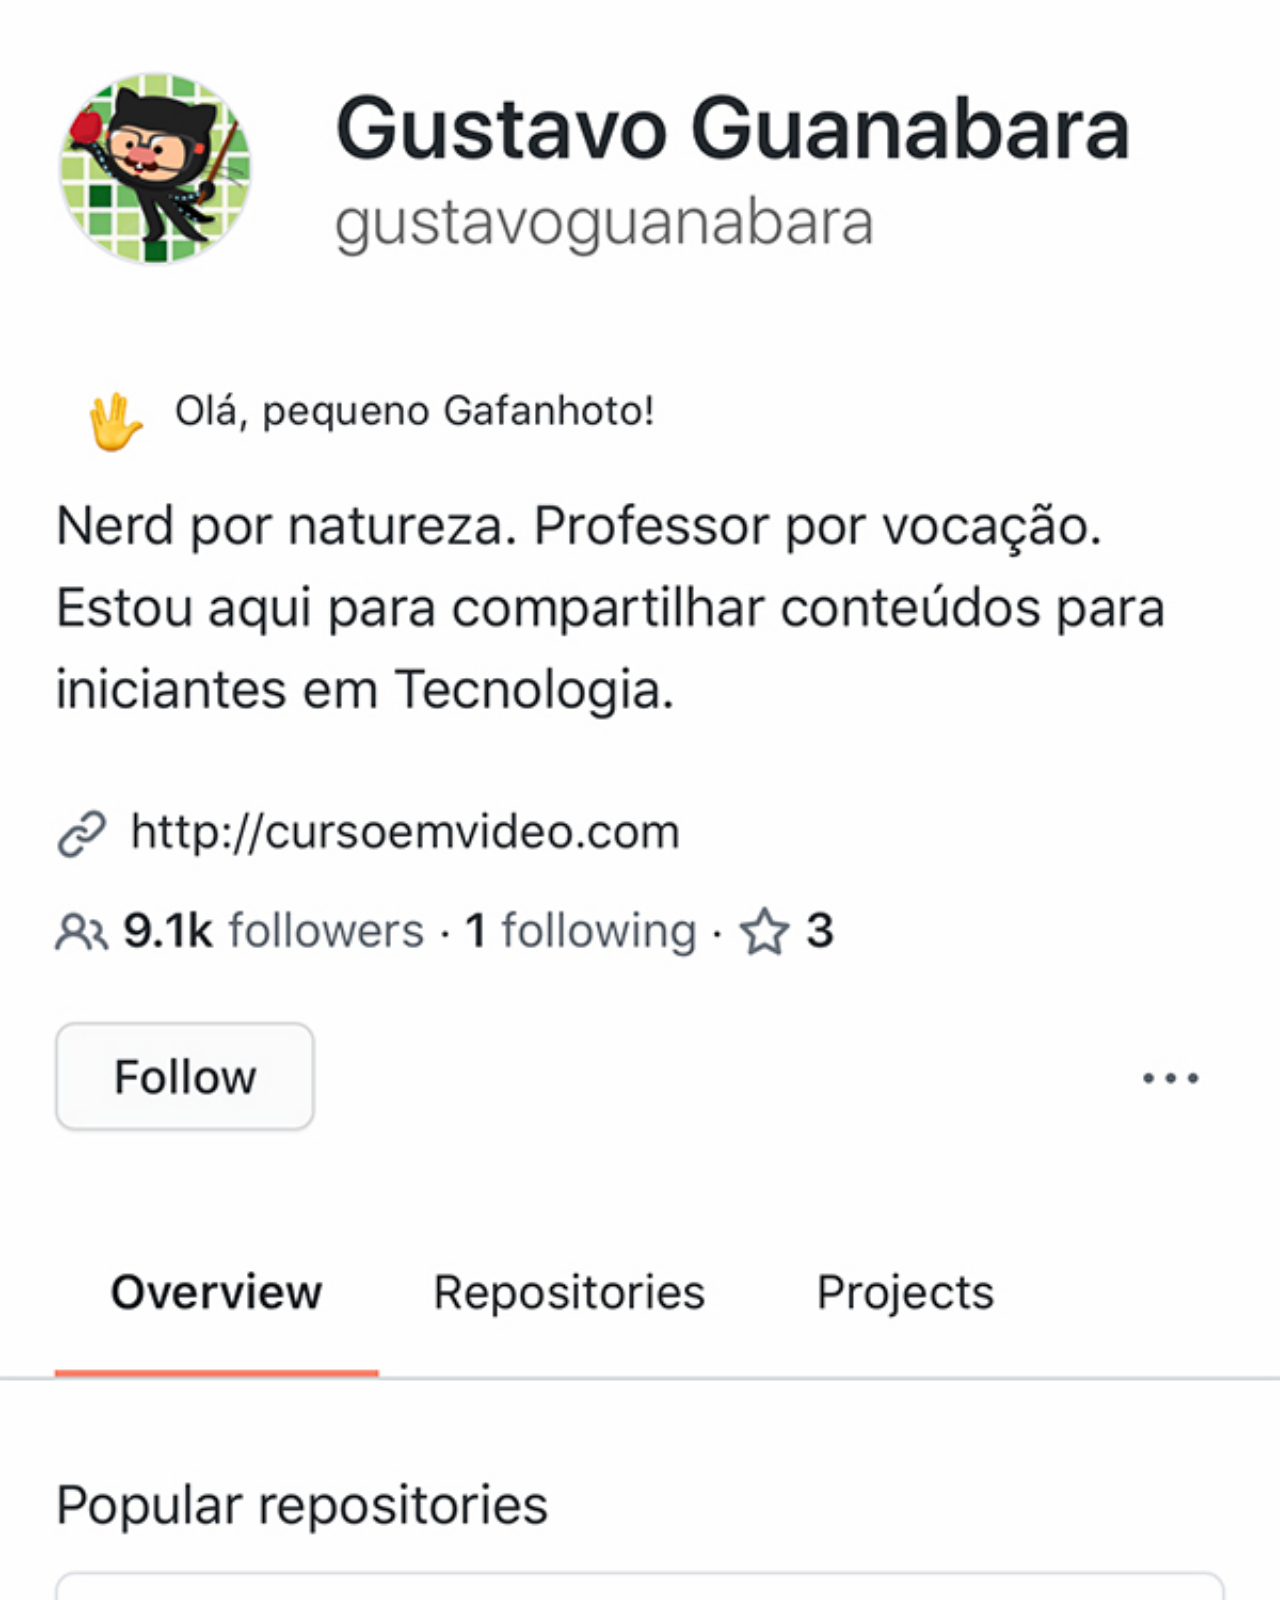
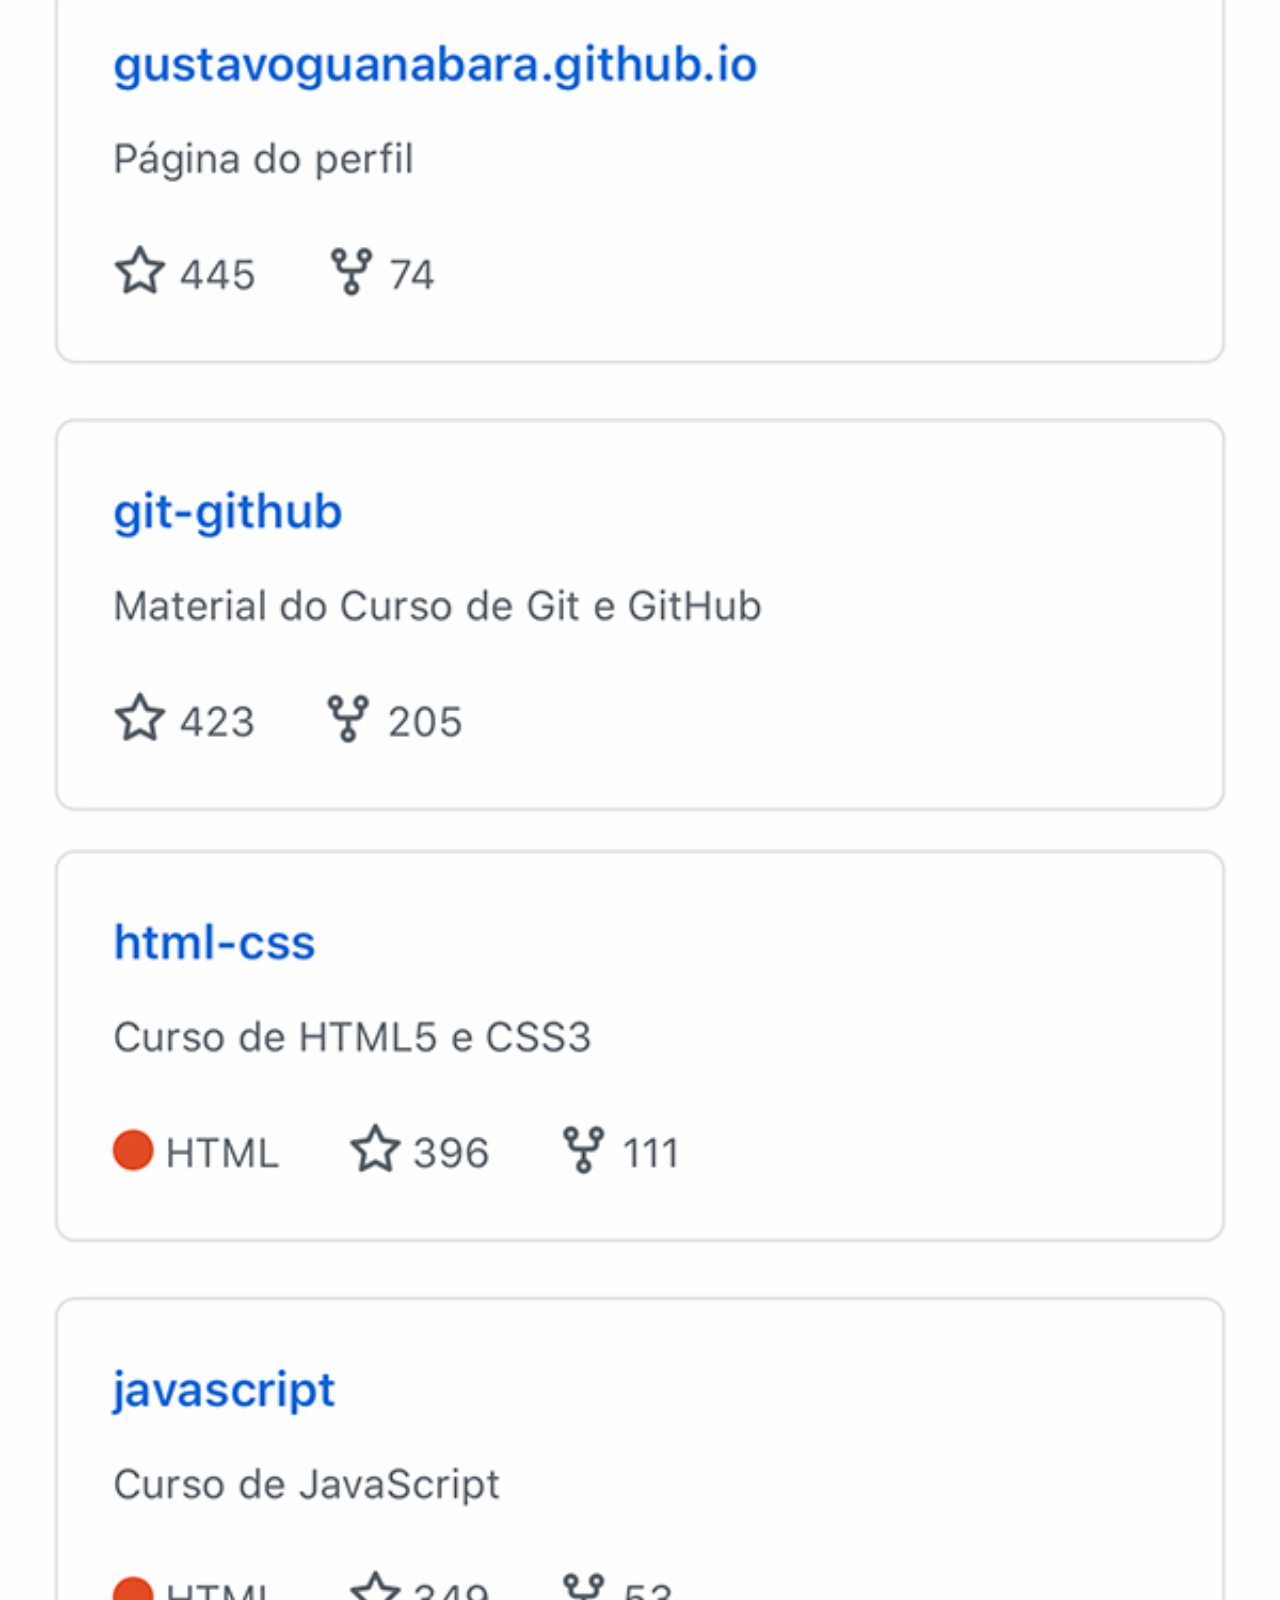
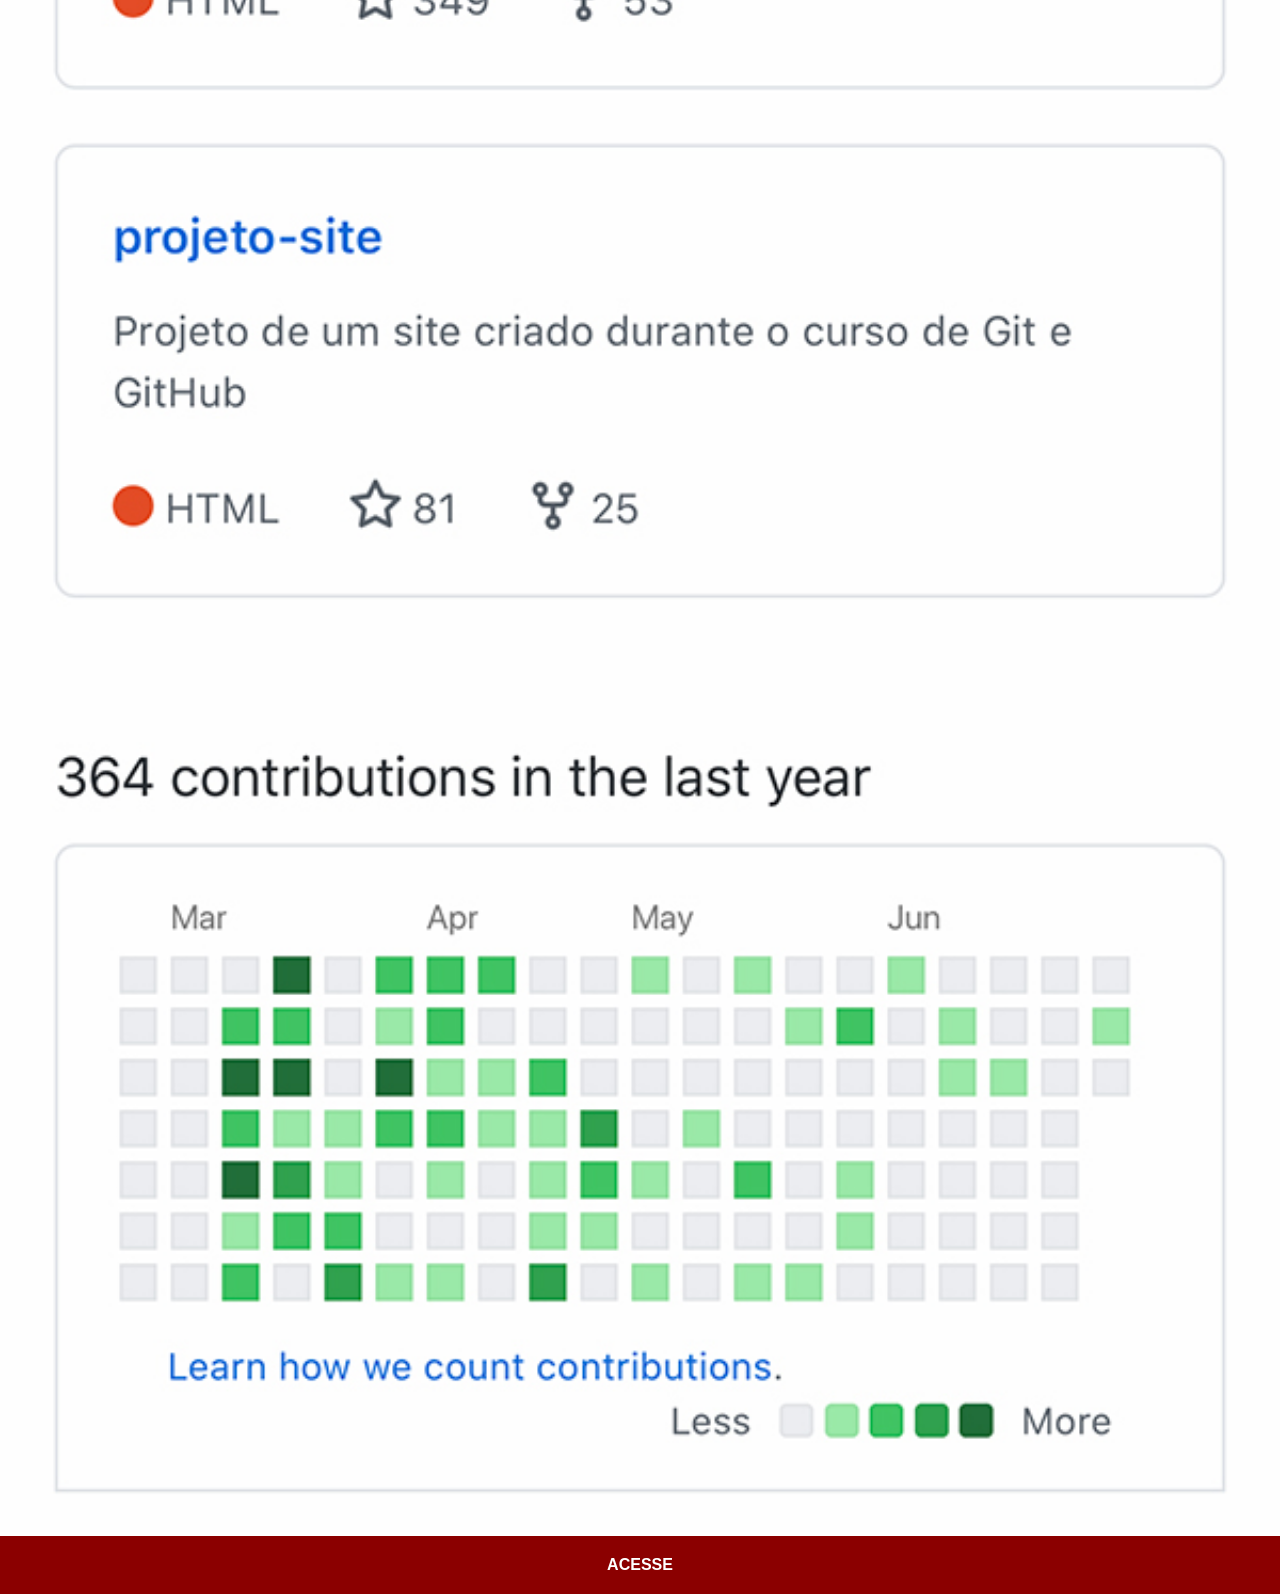
<file: projeto-redes/github.html>
<!DOCTYPE html>
<html lang="pt-br">
<head>
    <meta charset="UTF-8">
    <meta name="viewport" content="width=device-width, initial-scale=1.0">
    <title>GitHub</title>
    <link rel="stylesheet" href="estilo/redes.css">
</head>
<body>
    <img src="imagens/tela-github.jpg" alt="GitHub">
    <a href="https://github.com/pazbruno132-glitch" target="_blank" rel="external">ACESSE</a>
</body>
</html>
</file>
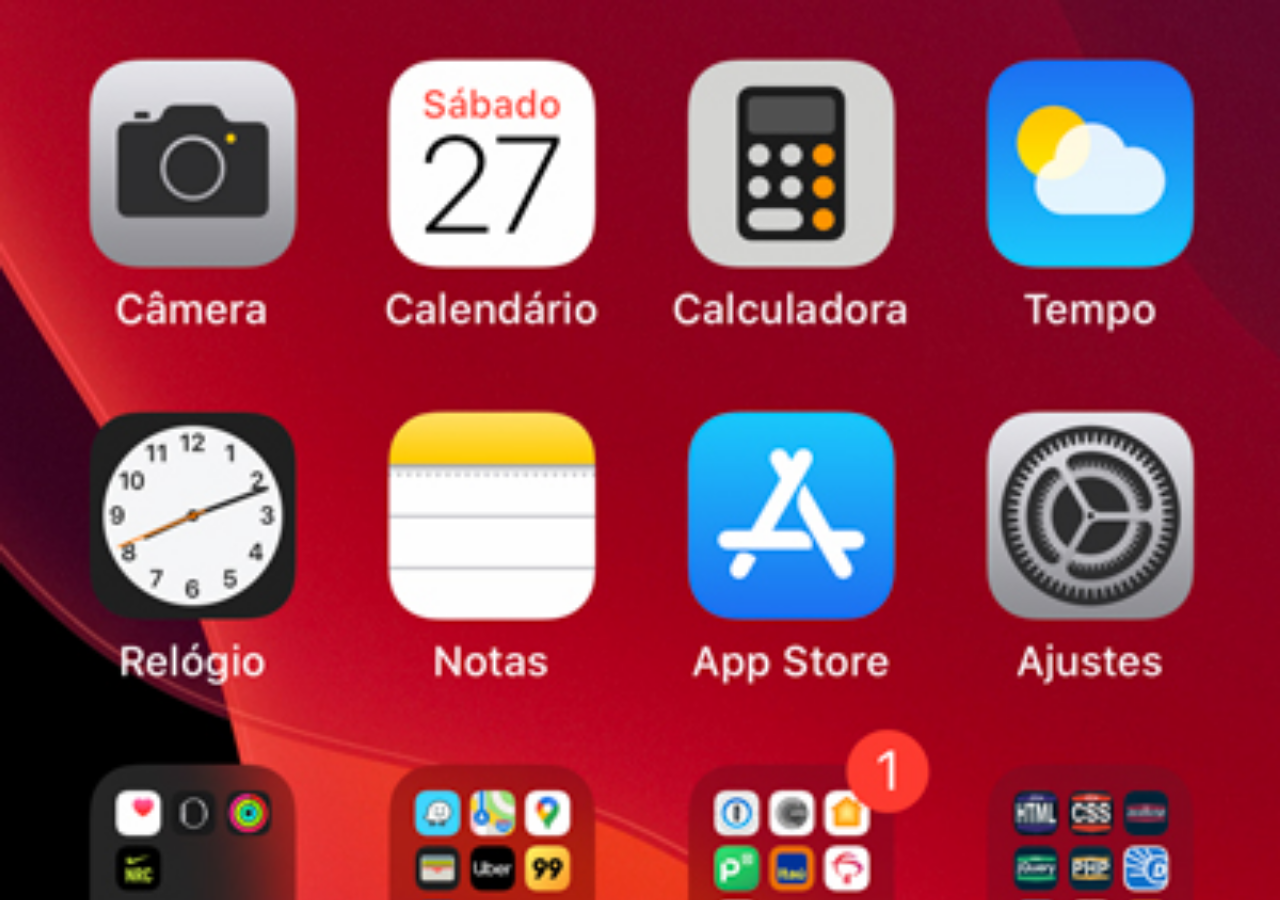
<file: projeto-redes/home.html>
<!DOCTYPE html>
<html lang="pt-br">
<head>
    <meta charset="UTF-8">
    <meta name="viewport" content="width=device-width, initial-scale=1.0">
    <title>Home</title>
</head>
<style>
    *{
        margin: 0px;
        padding: 0px;
    }

    body{
        width: 100vw;
        height: 100vh;
        background-color: black;
        background-image: url('imagens/tela-home.jpg');
        background-repeat: no-repeat;
        background-position: top center;
        background-size: cover;
    }
</style>
<body>
    
</body>
</html>
</file>
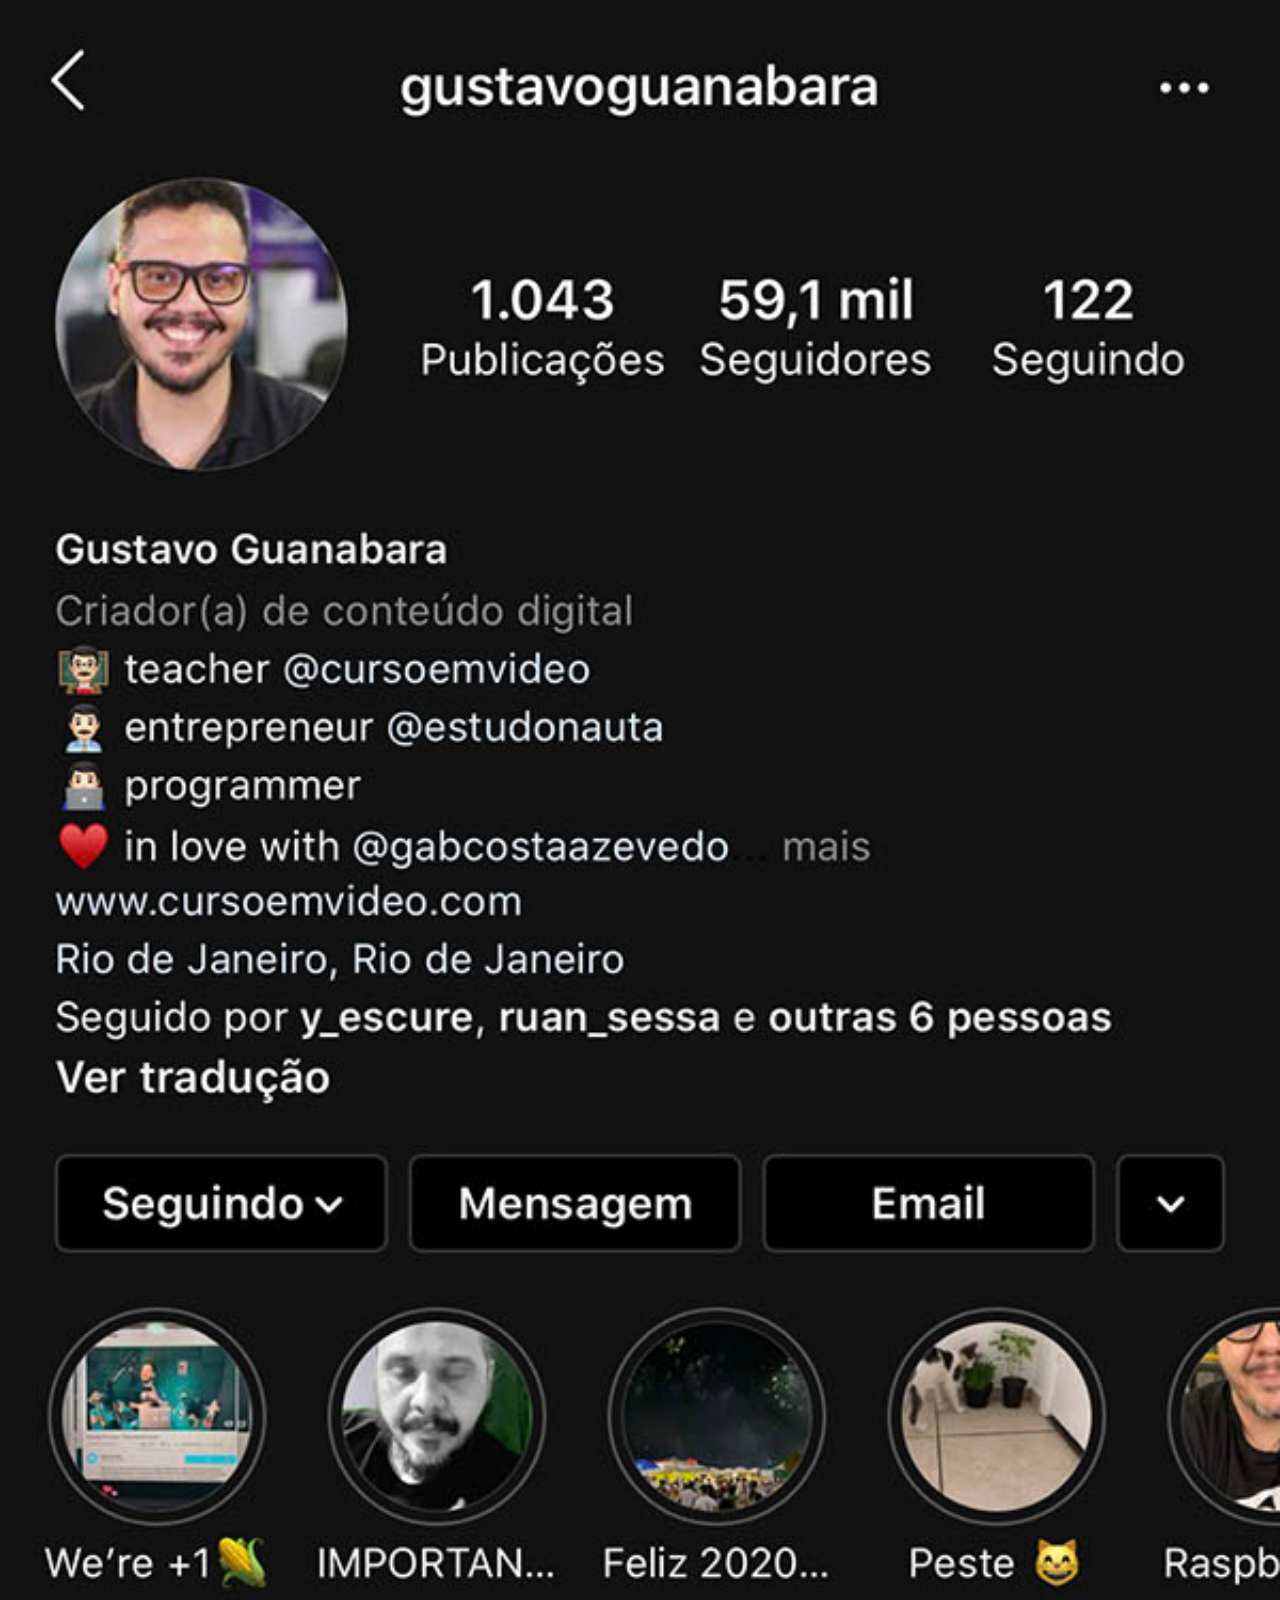
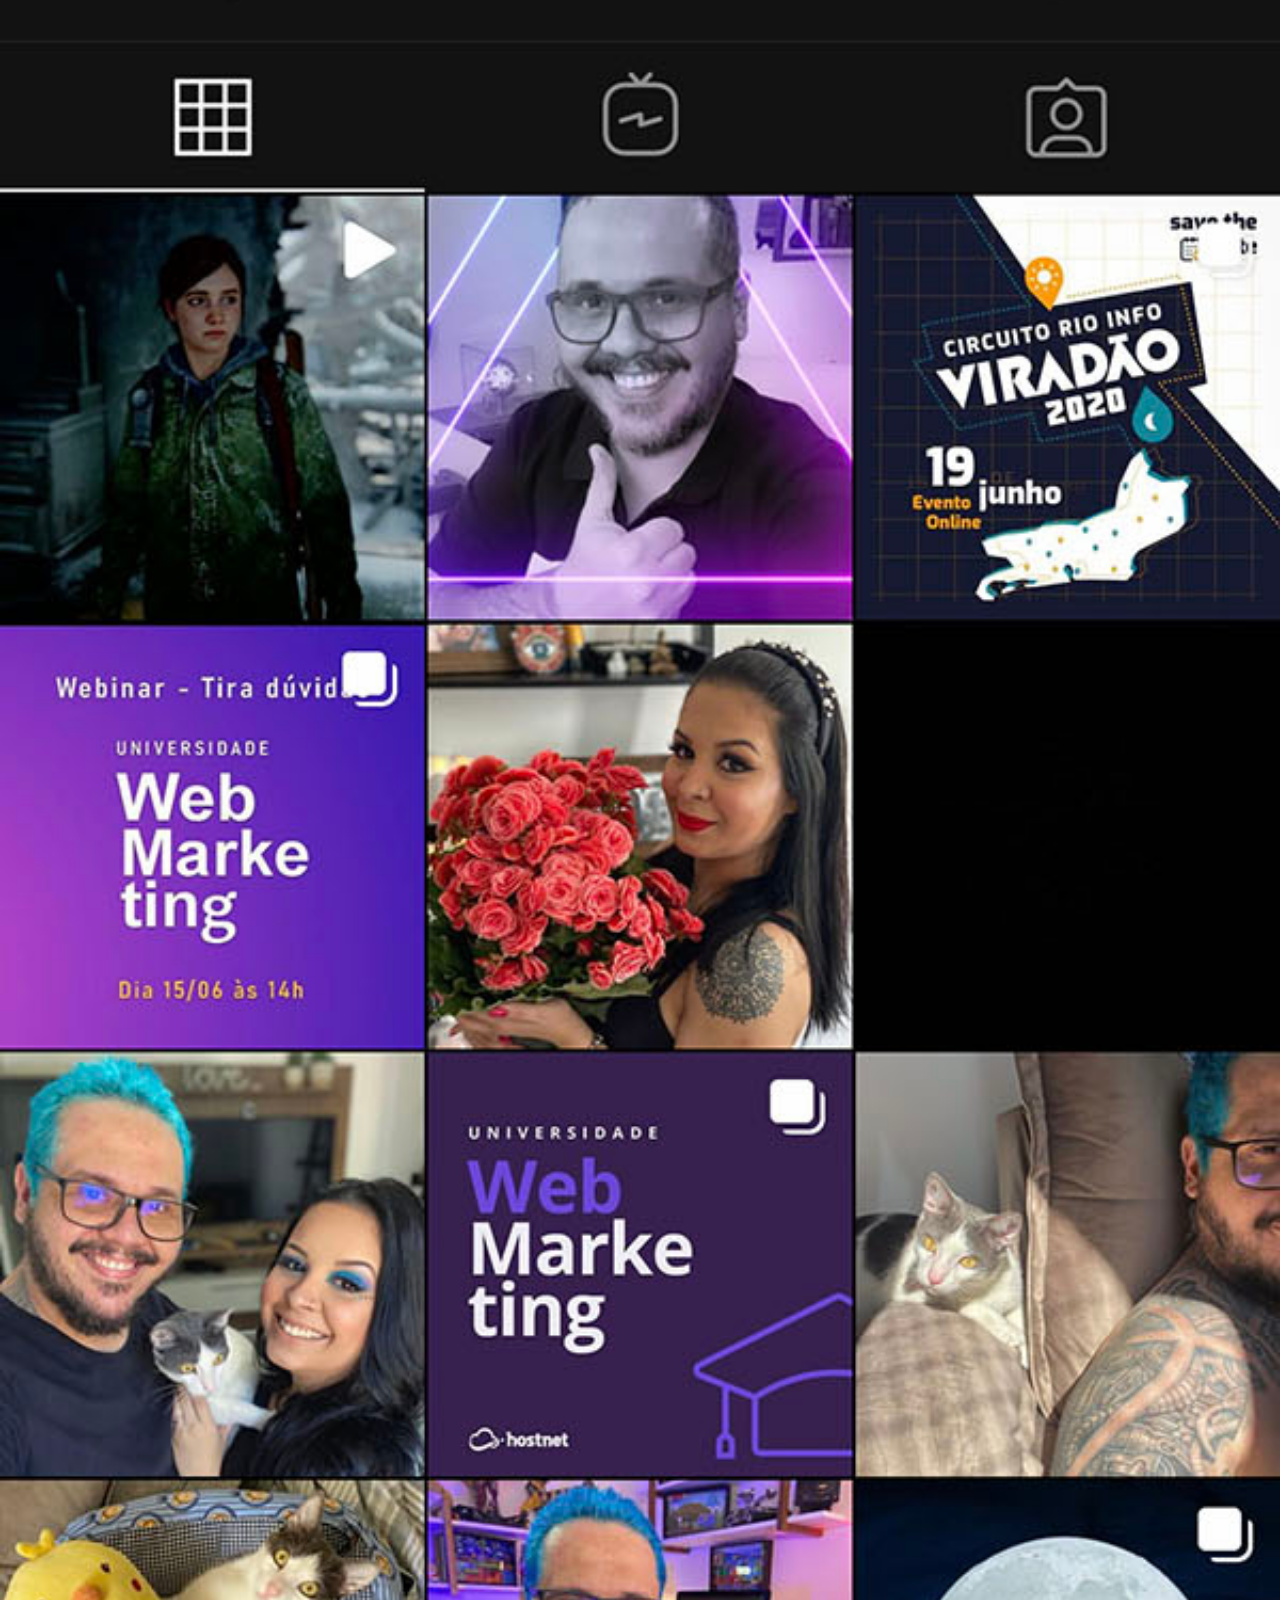
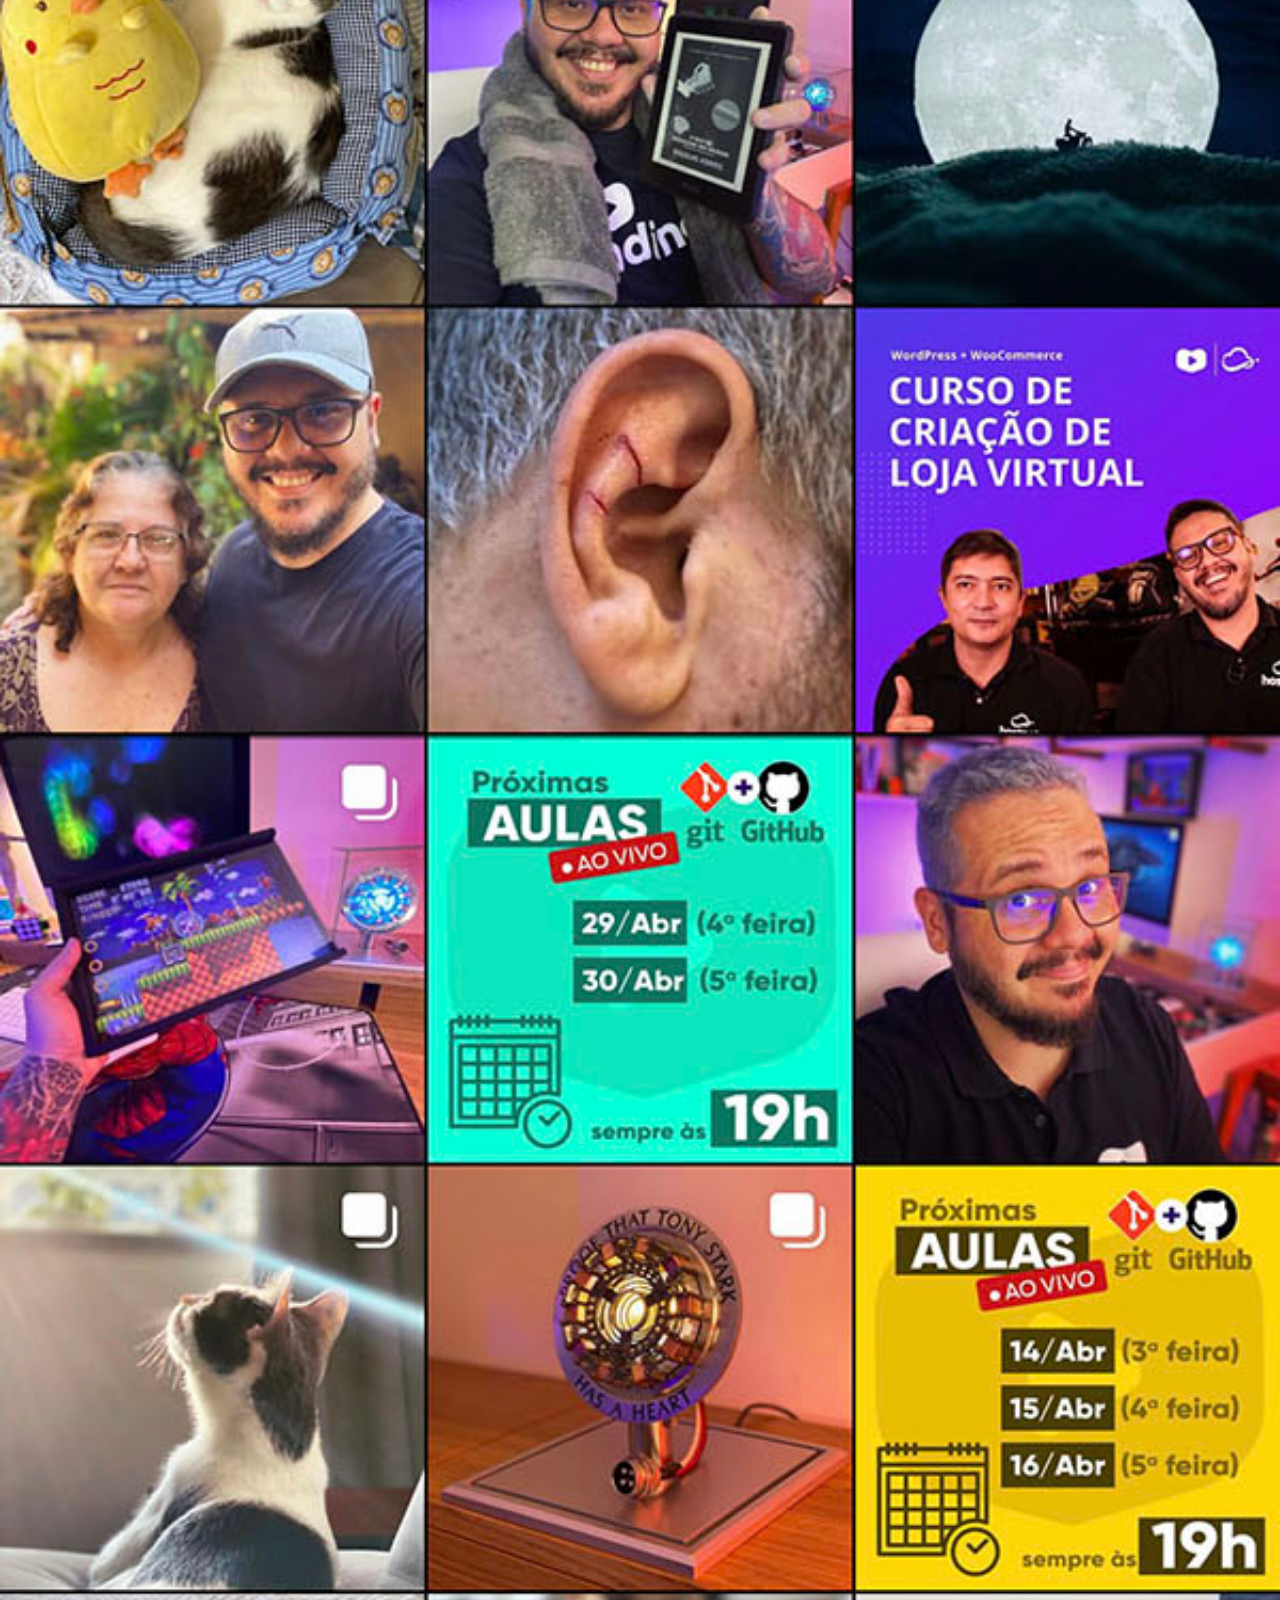
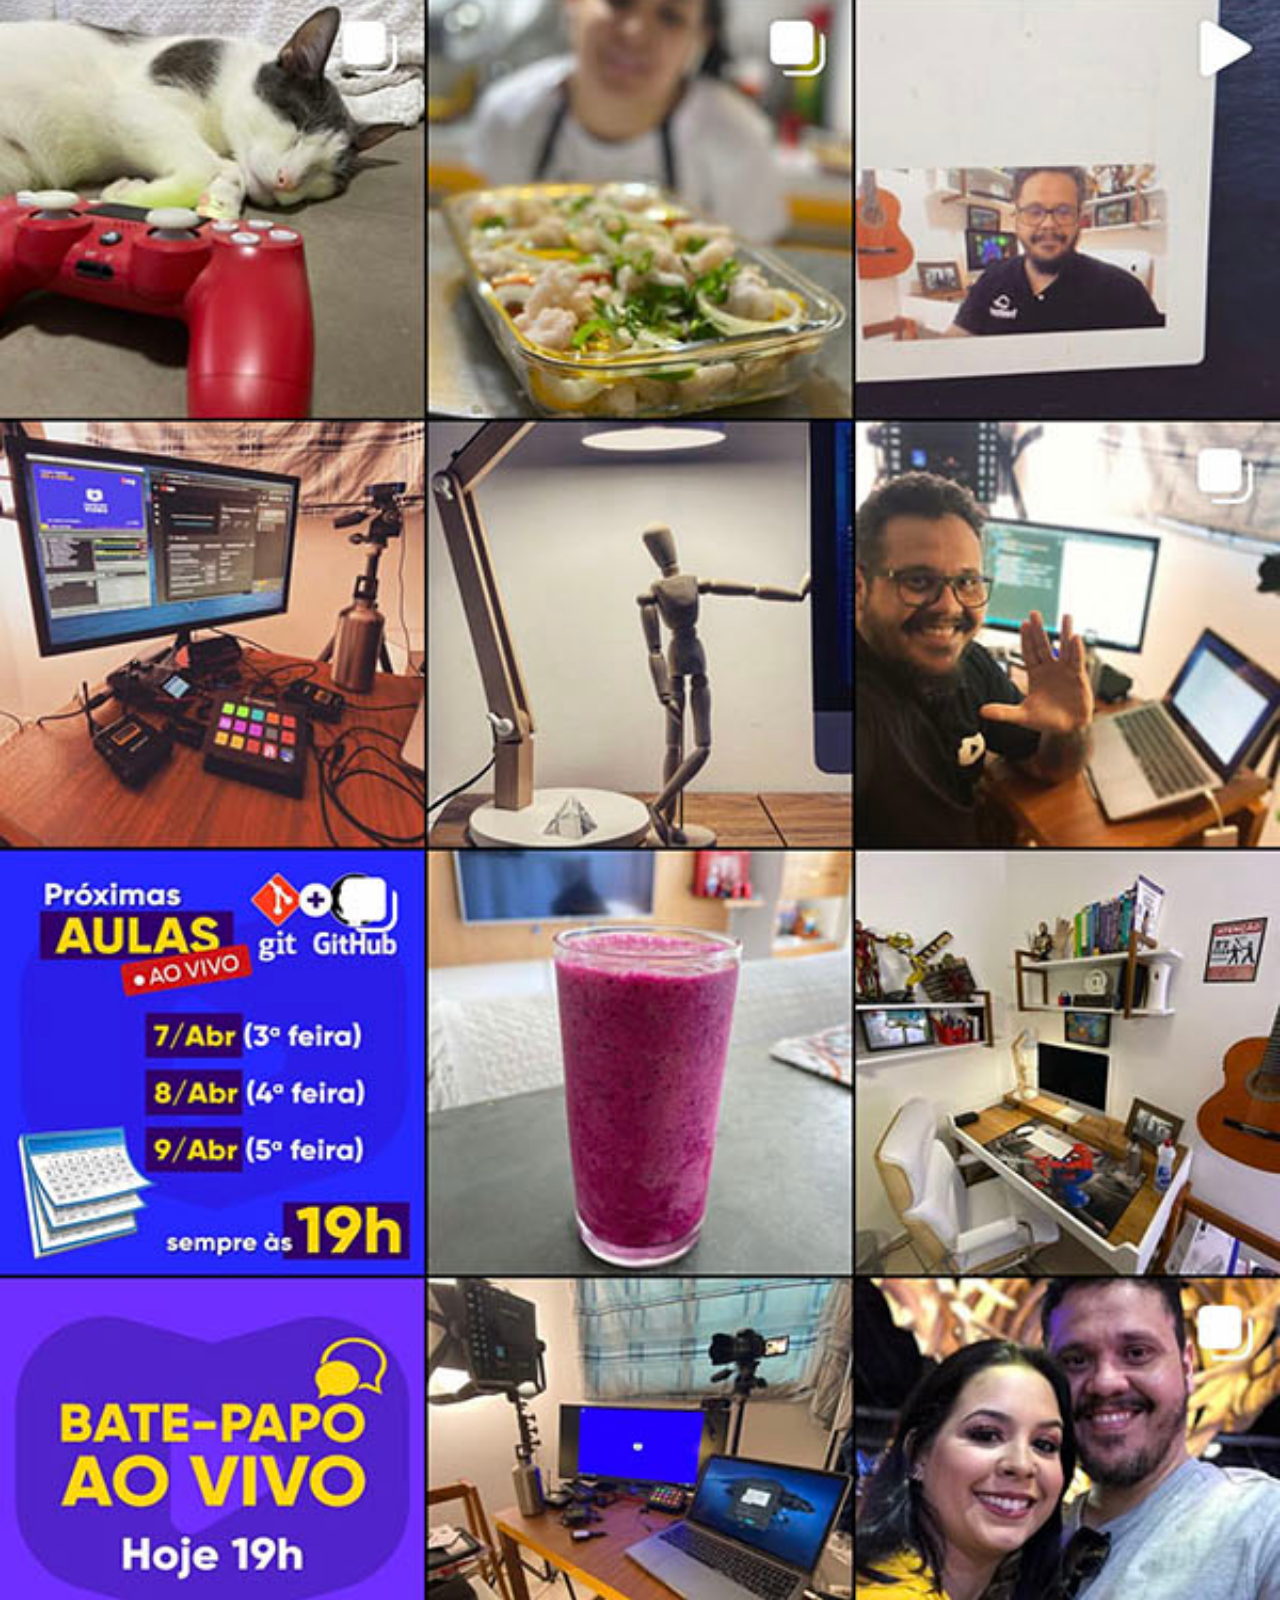
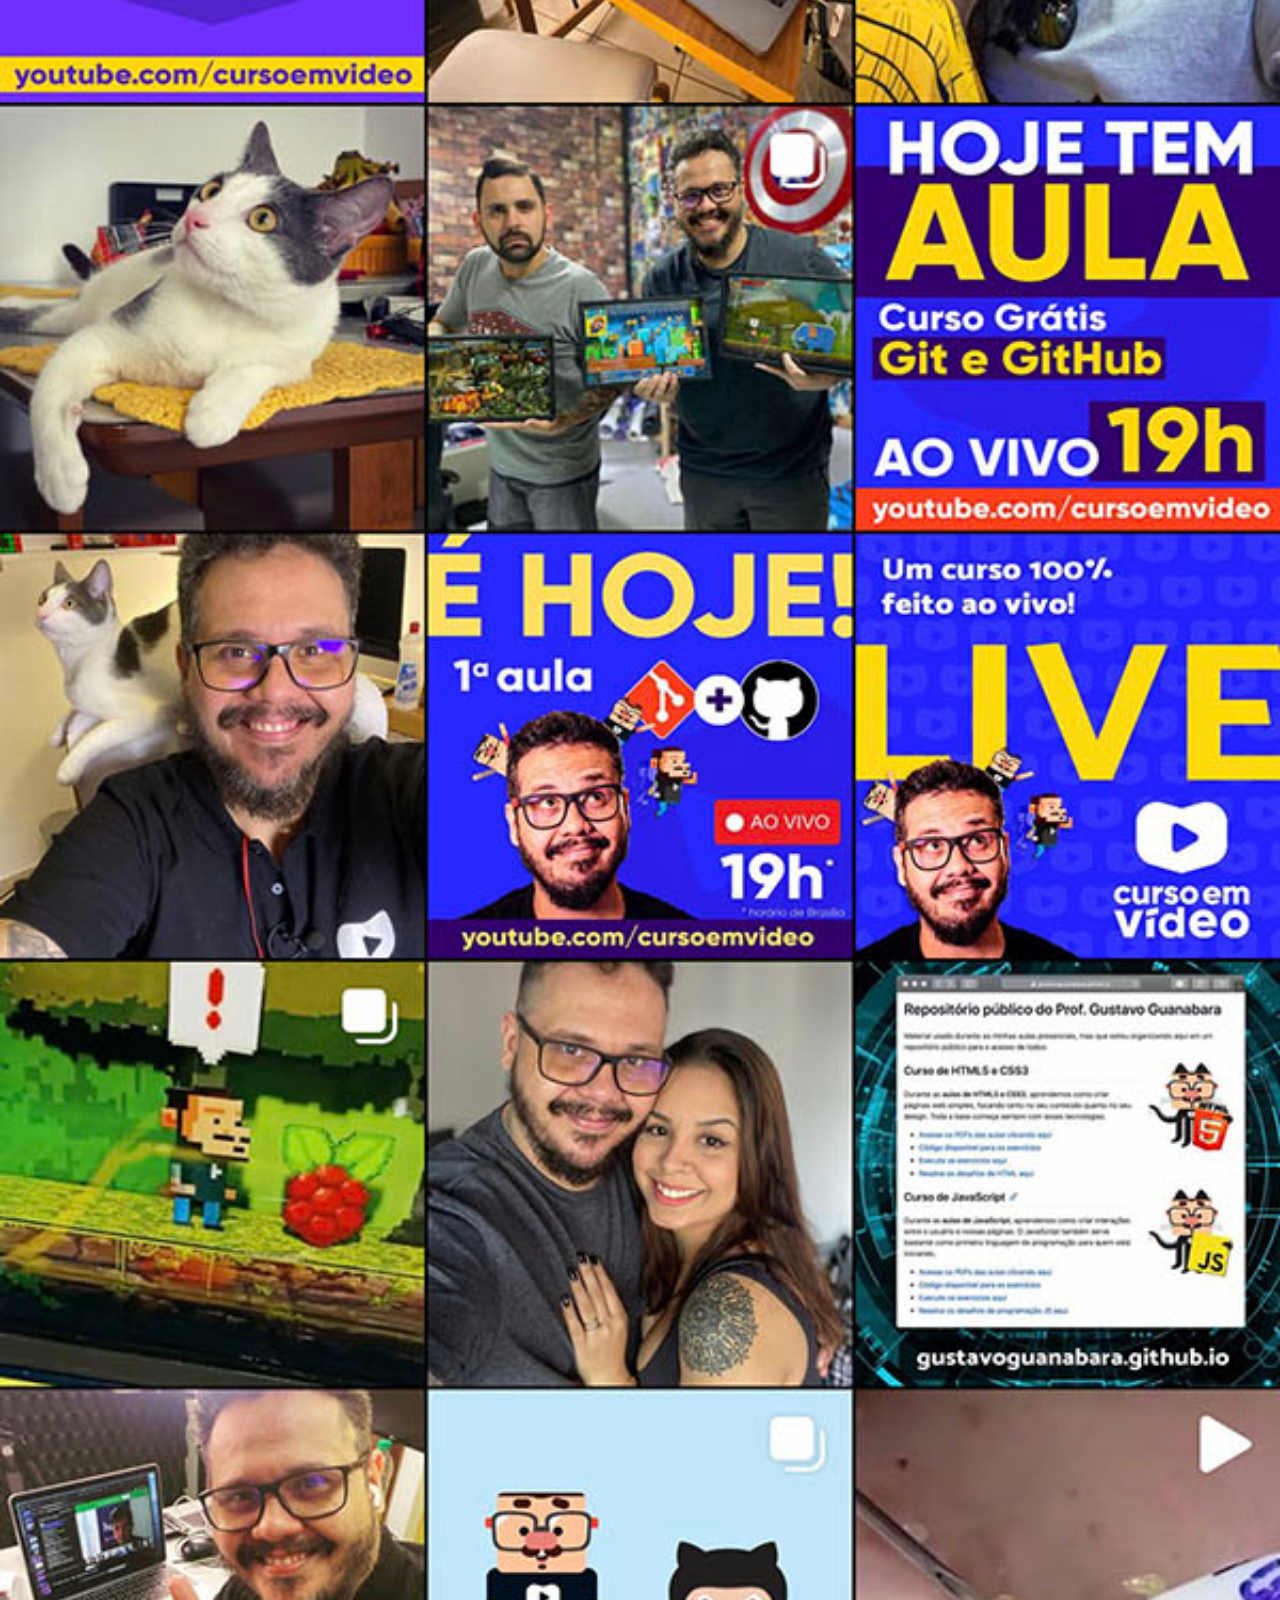
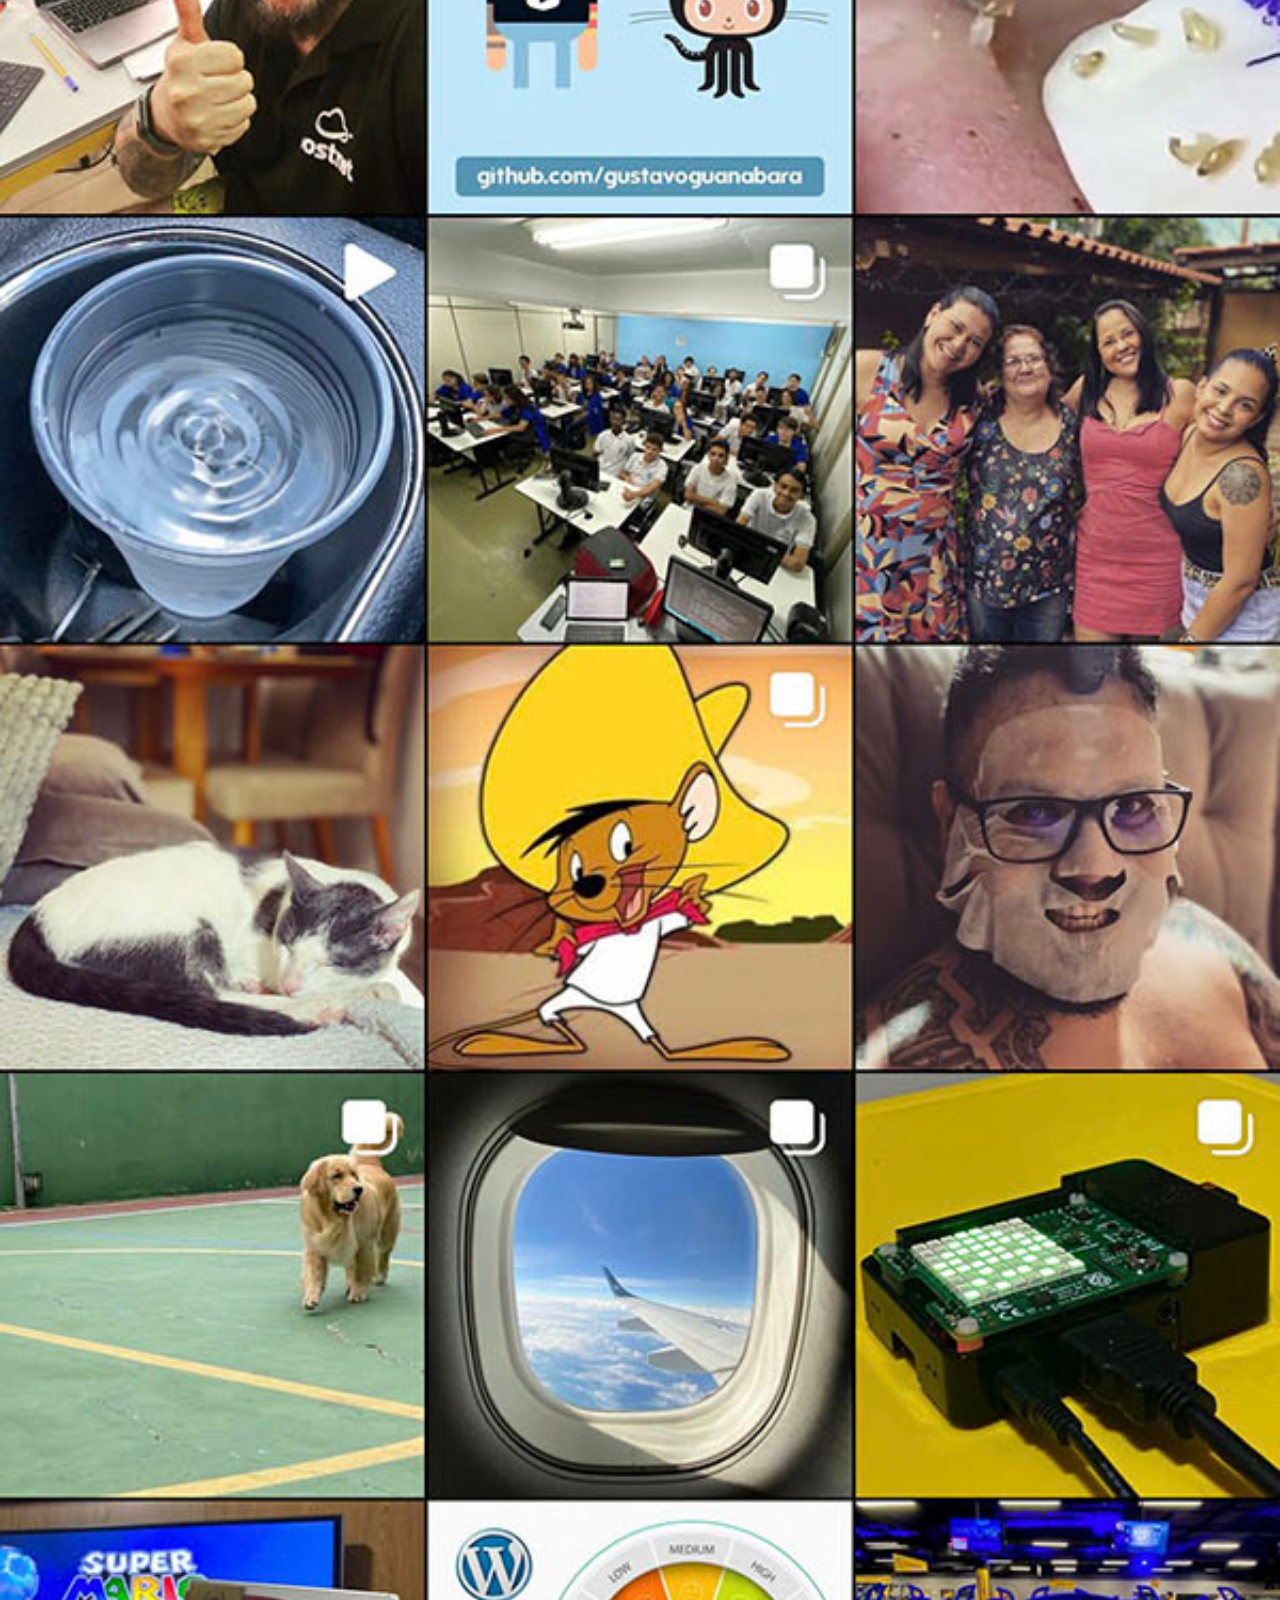
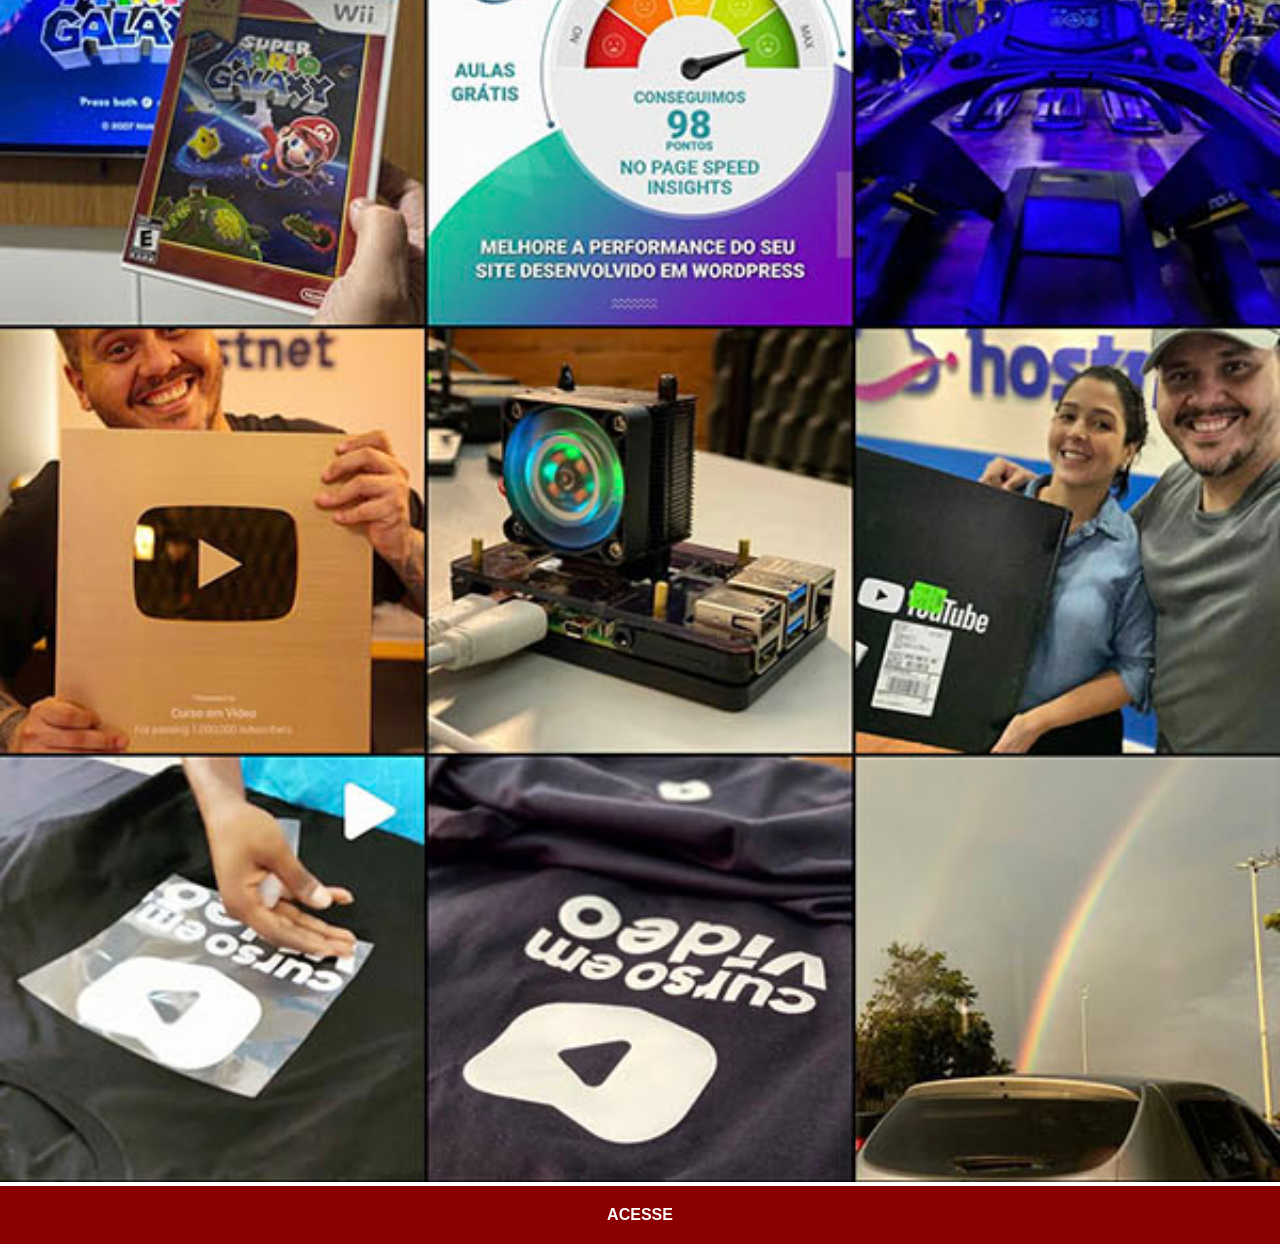
<file: projeto-redes/instagram.html>
<!DOCTYPE html>
<html lang="pt-br">
<head>
    <meta charset="UTF-8">
    <meta name="viewport" content="width=device-width, initial-scale=1.0">
    <title>instagram</title>
    <link rel="stylesheet" href="estilo/redes.css">
</head>
<body>
    <img src="imagens/tela-instagram.jpg" alt="instagram">
    <a href="https://www.instagram.com/gustavoguanabara/" target="_blank" rel="external">ACESSE</a>
</body>
</html>
</file>
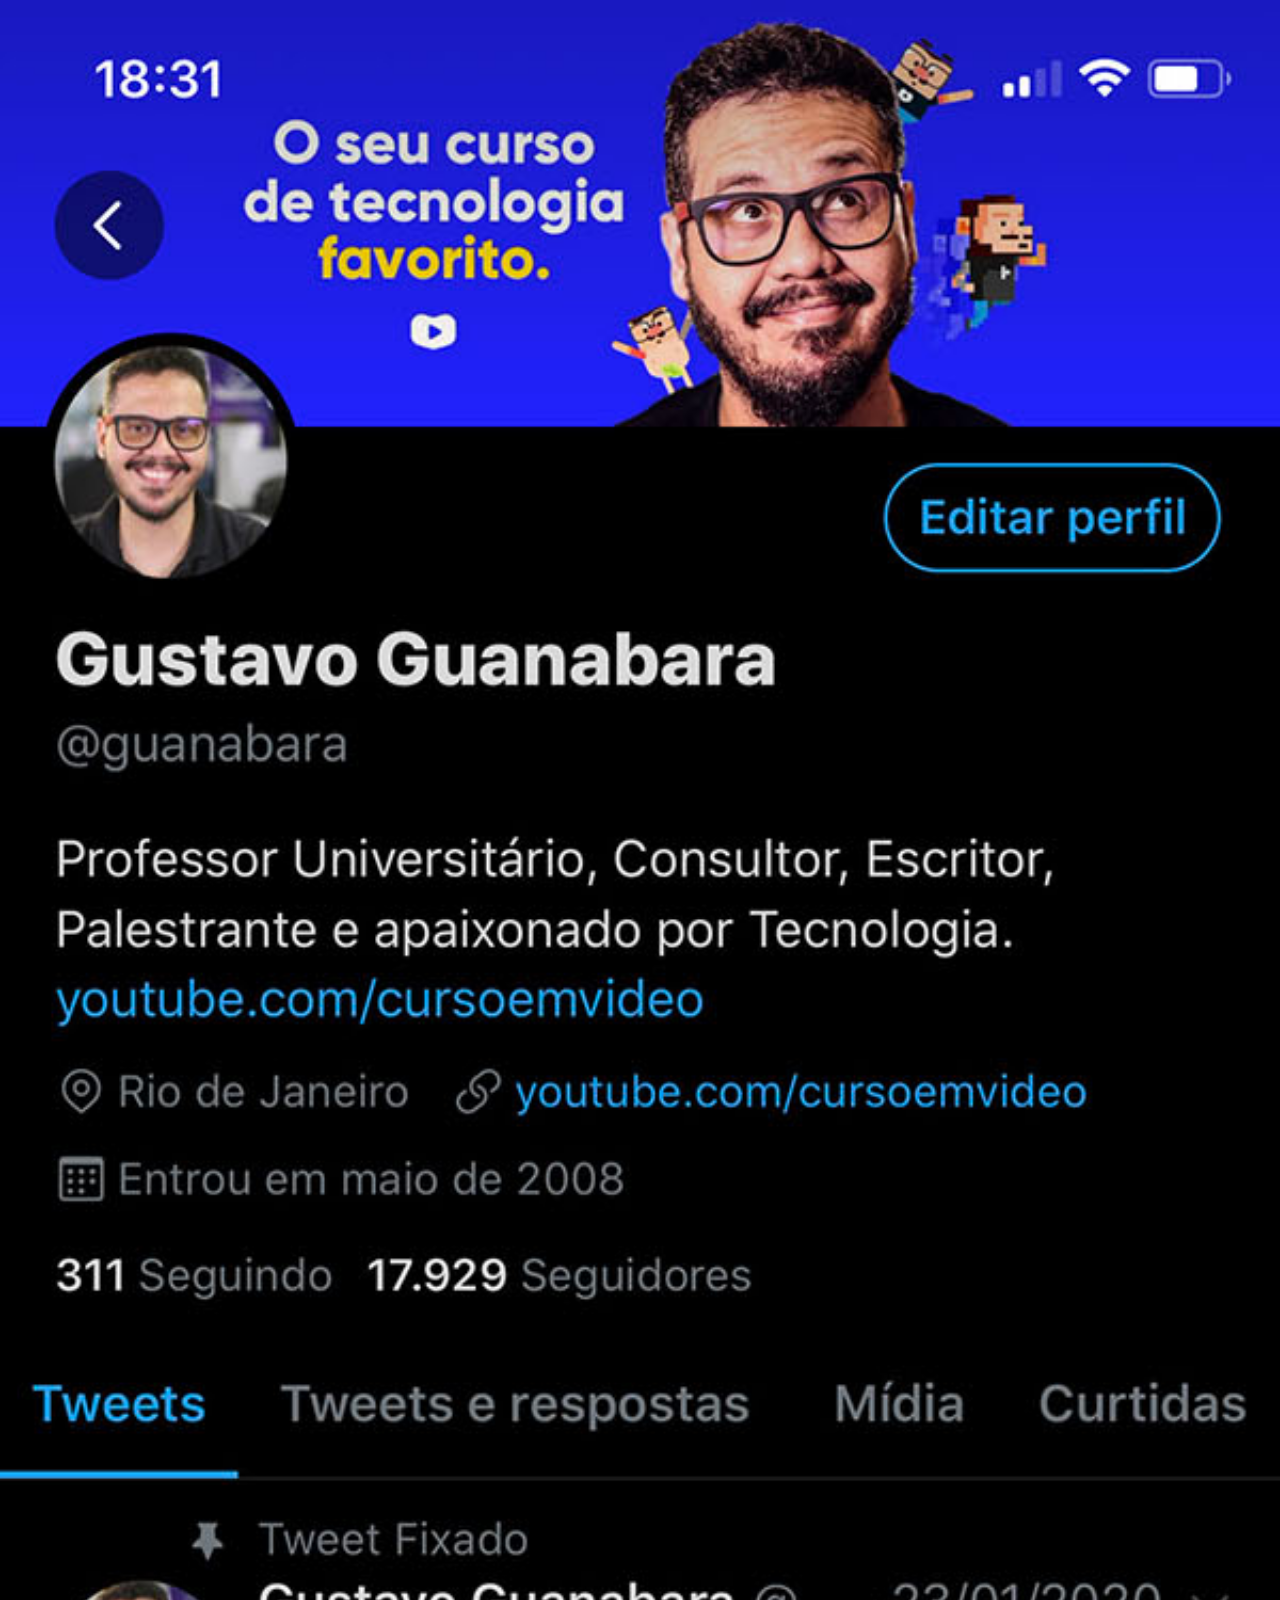
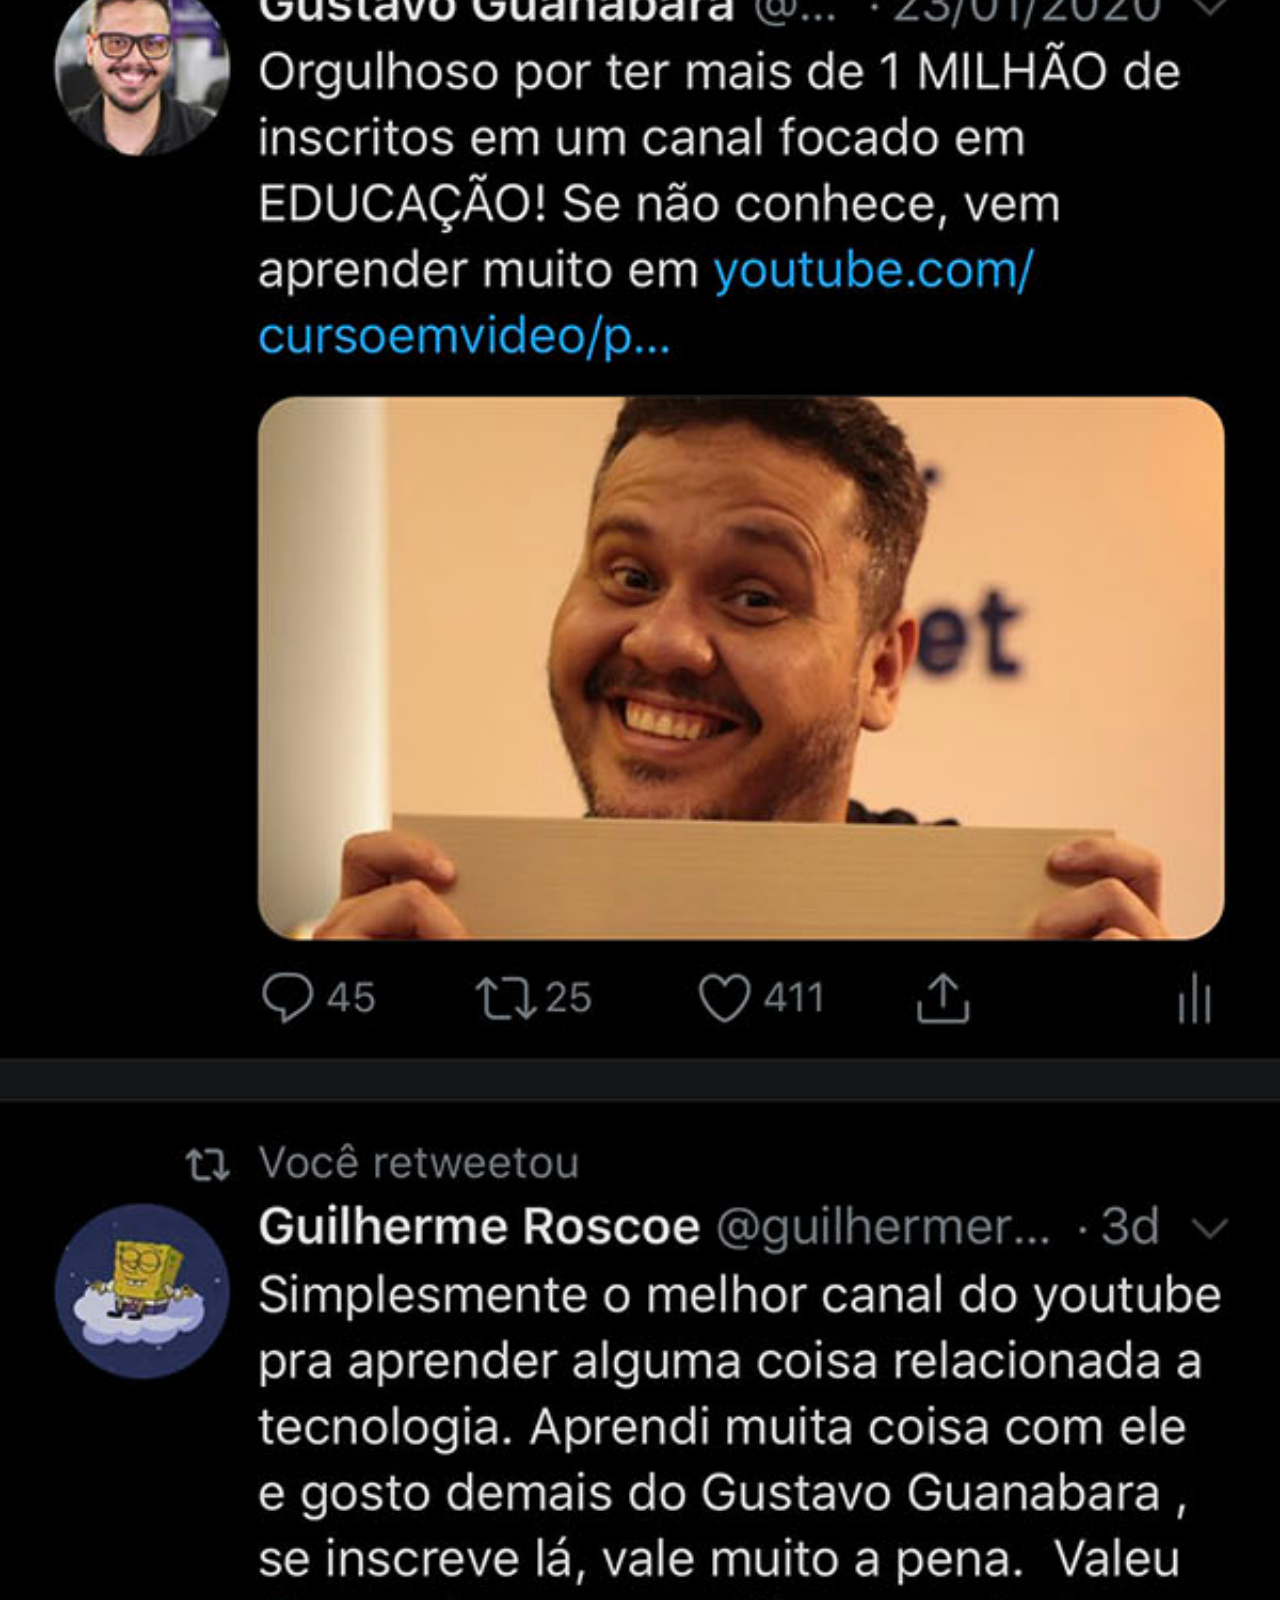
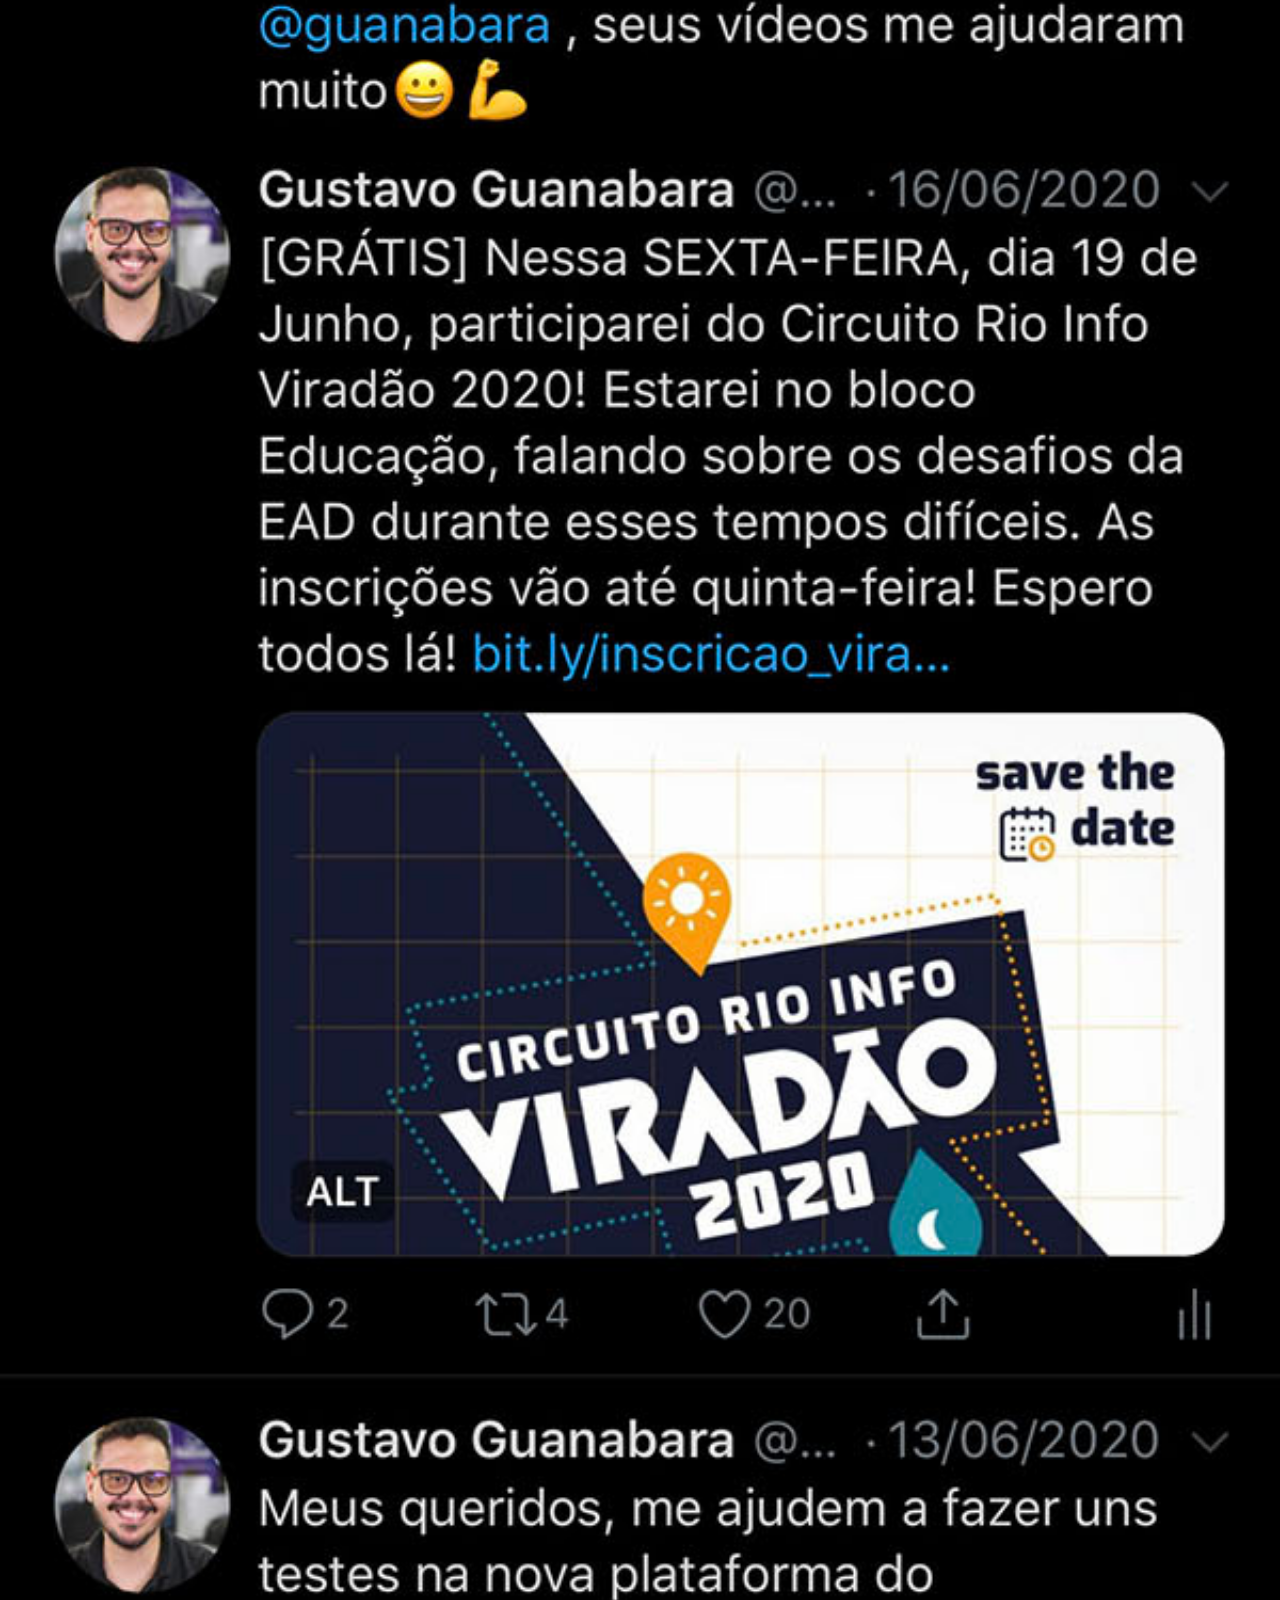
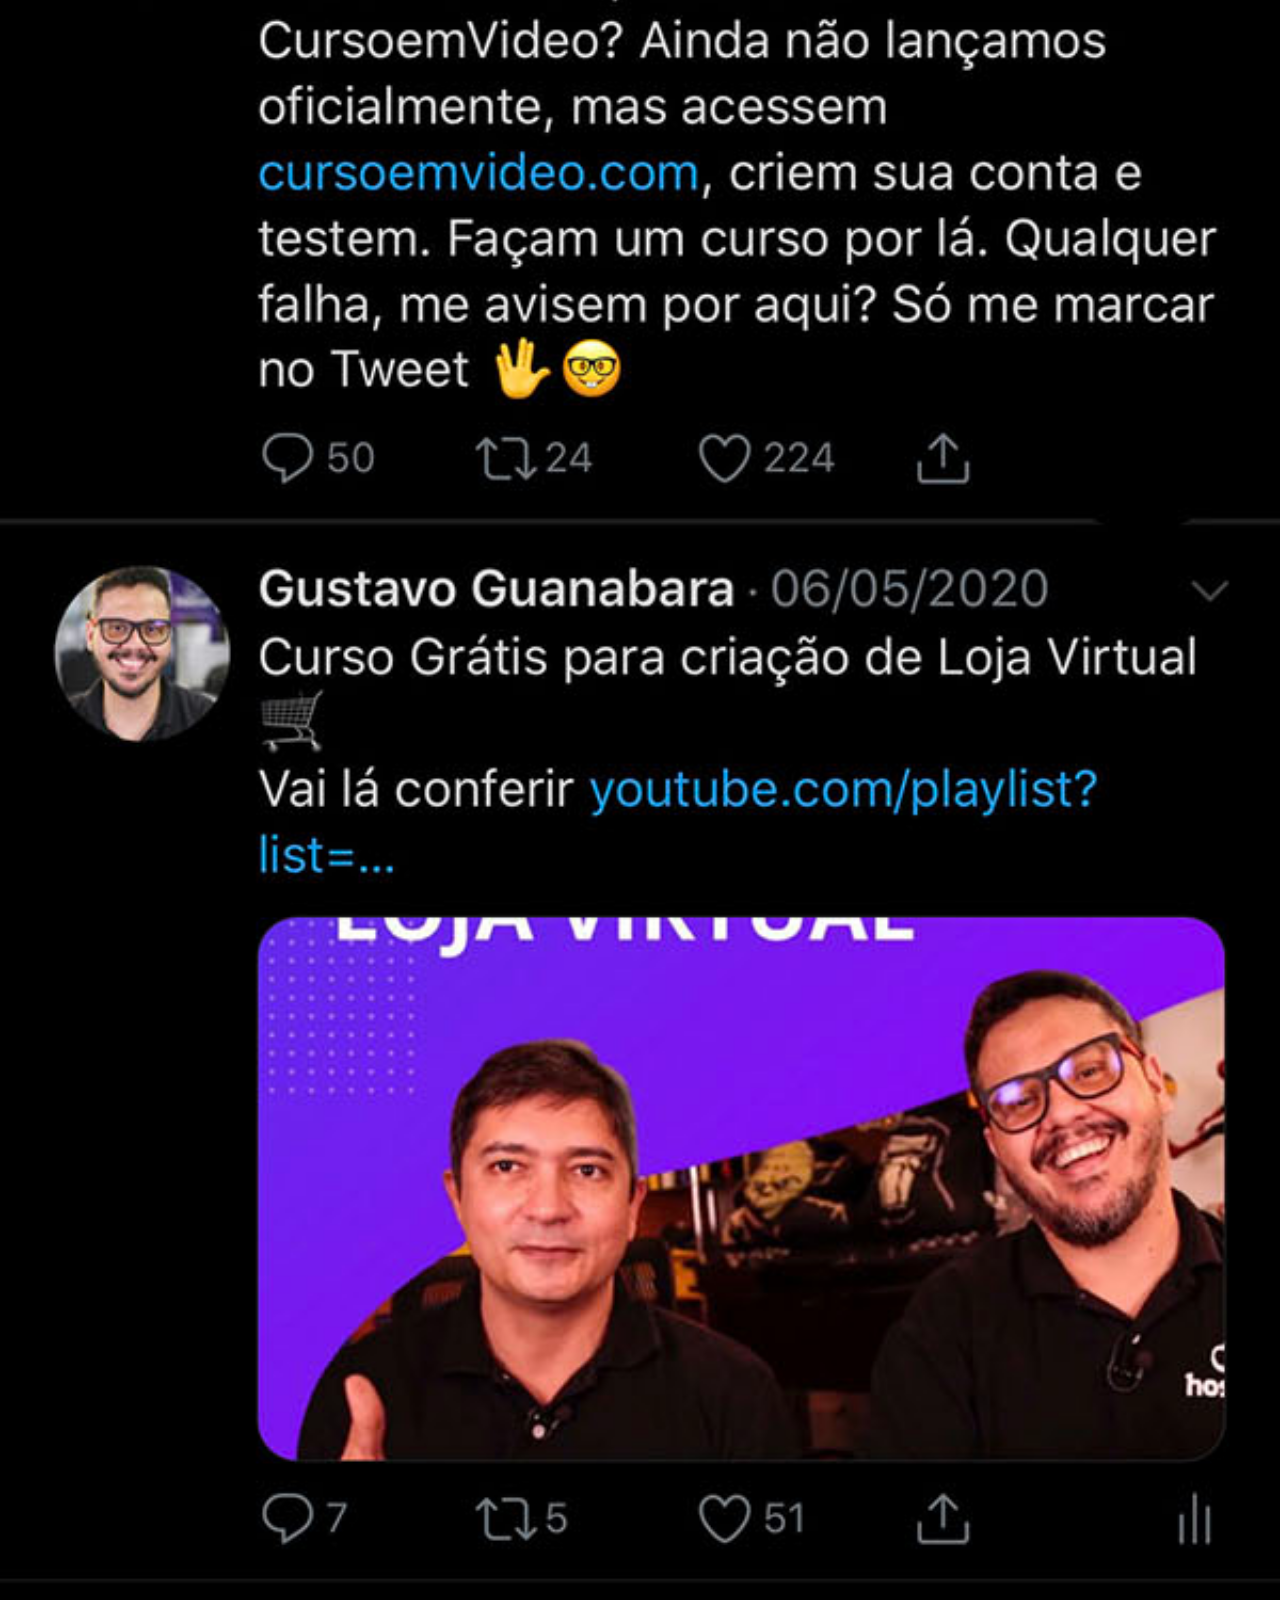
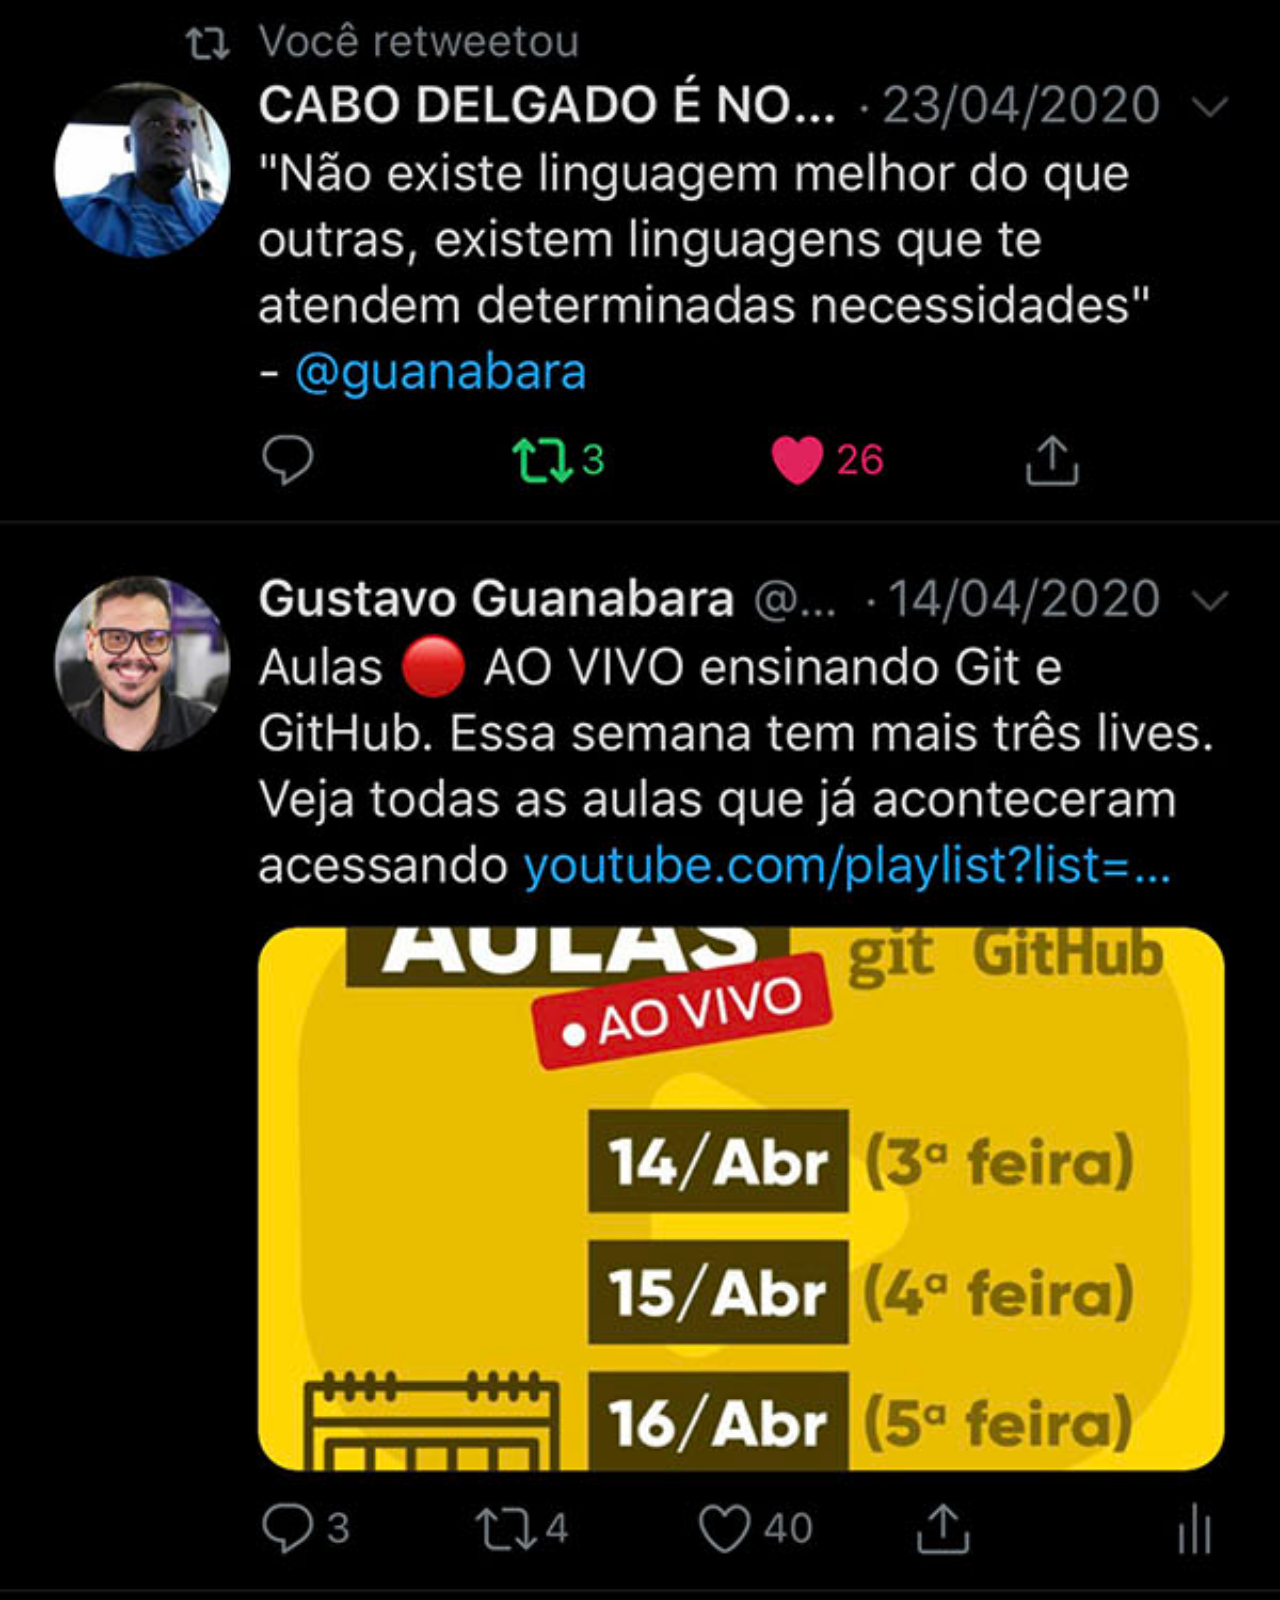
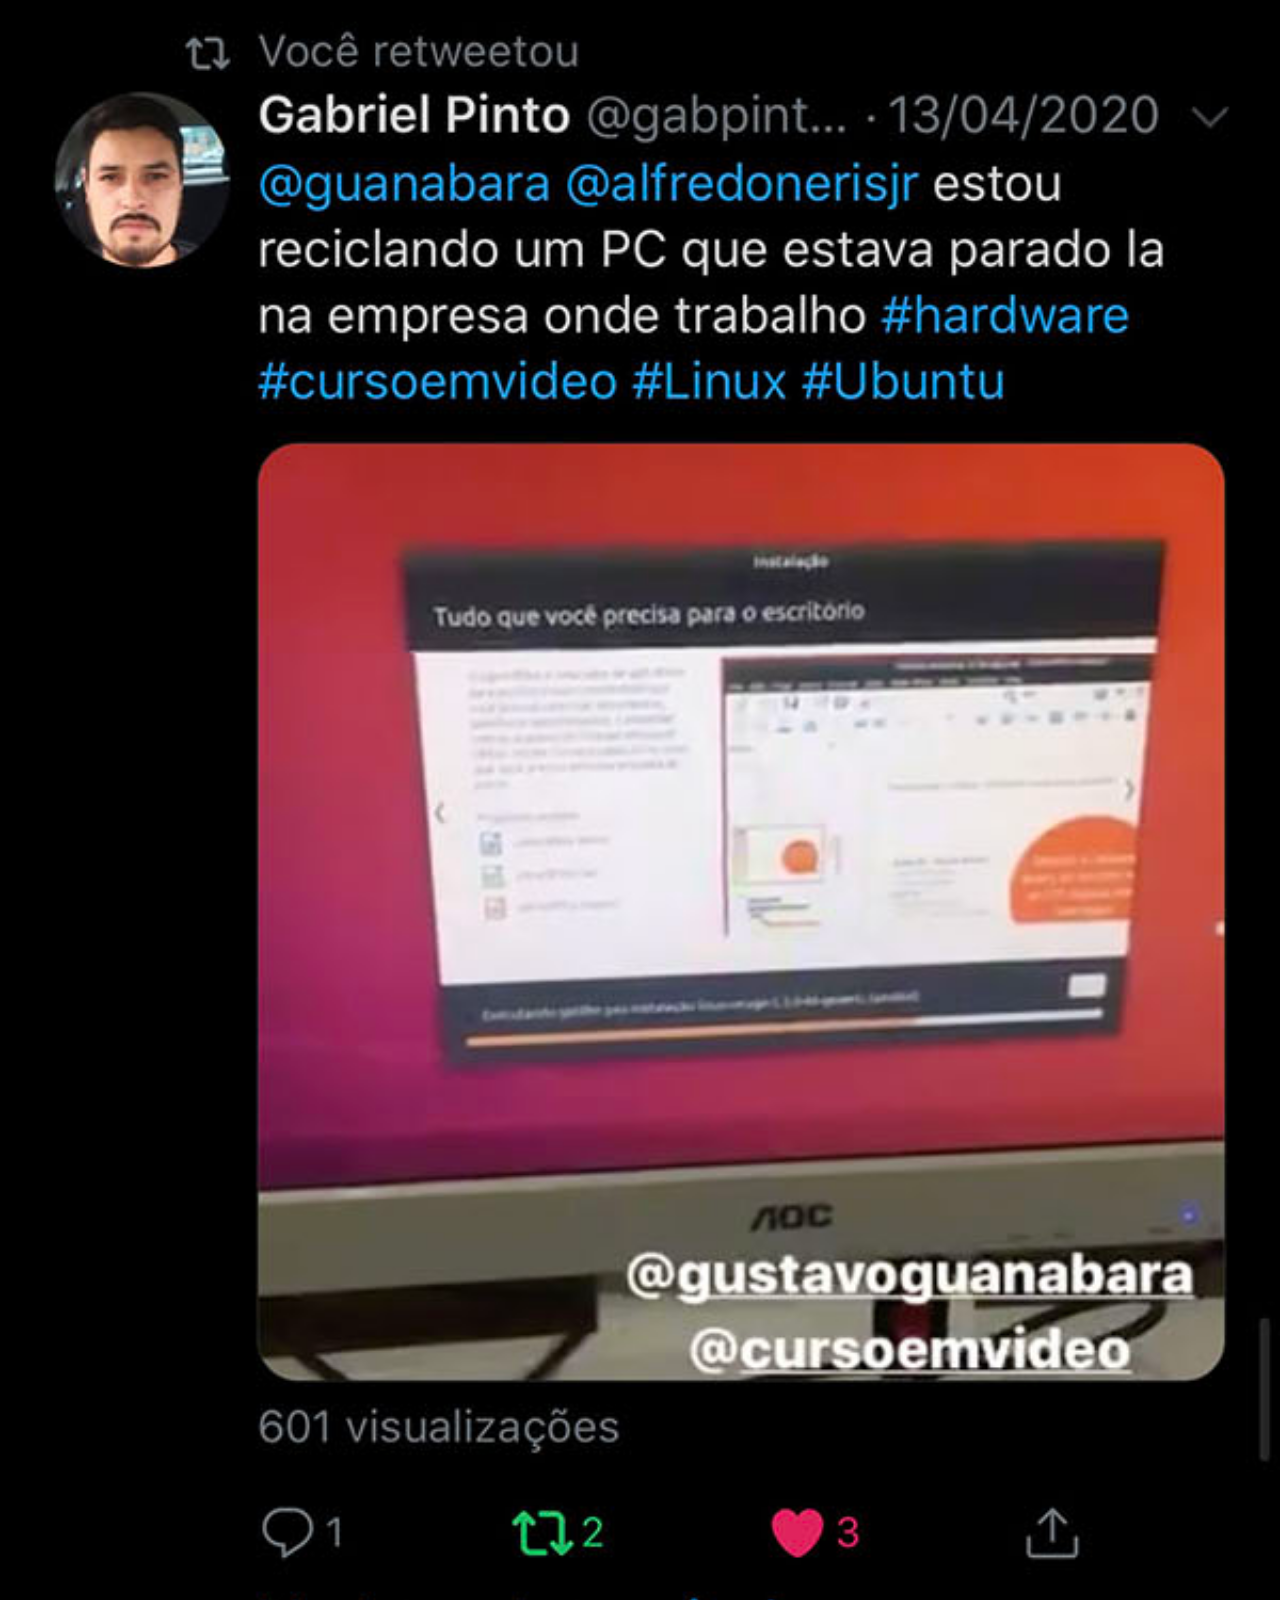
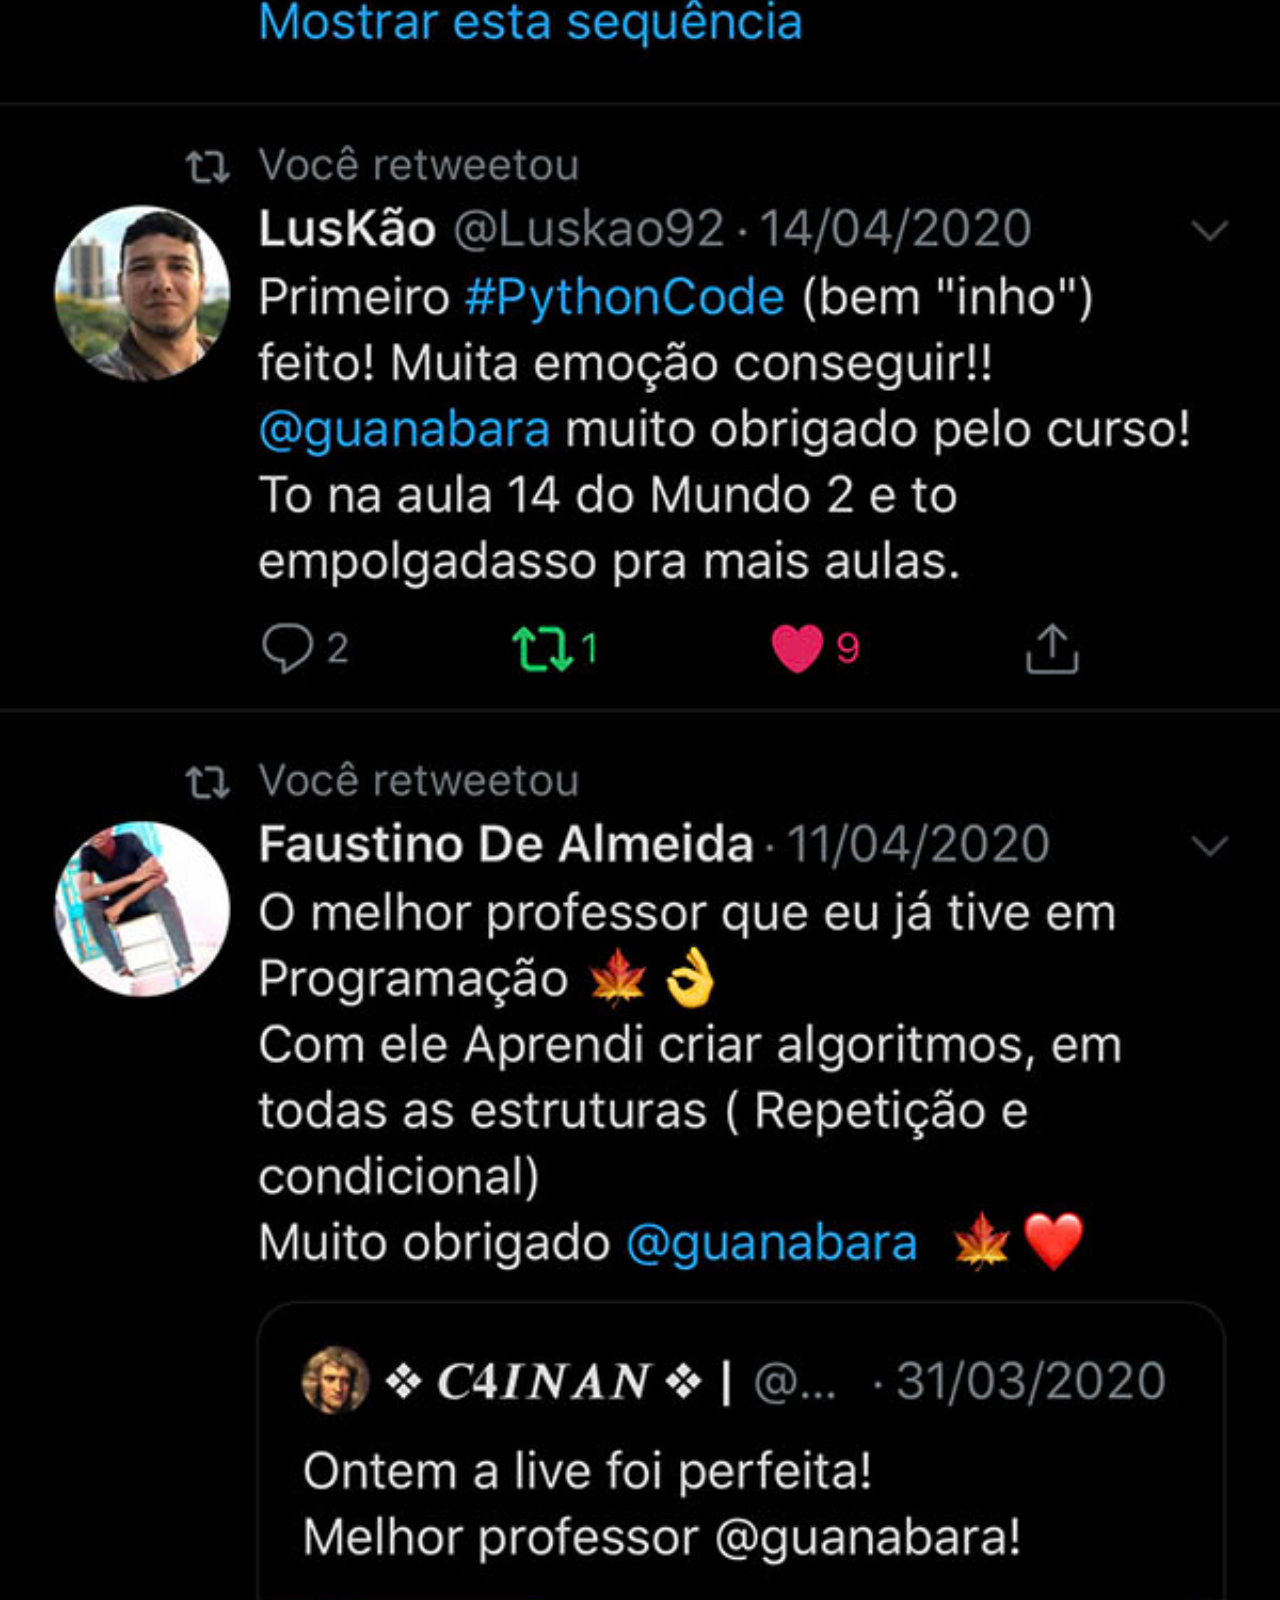
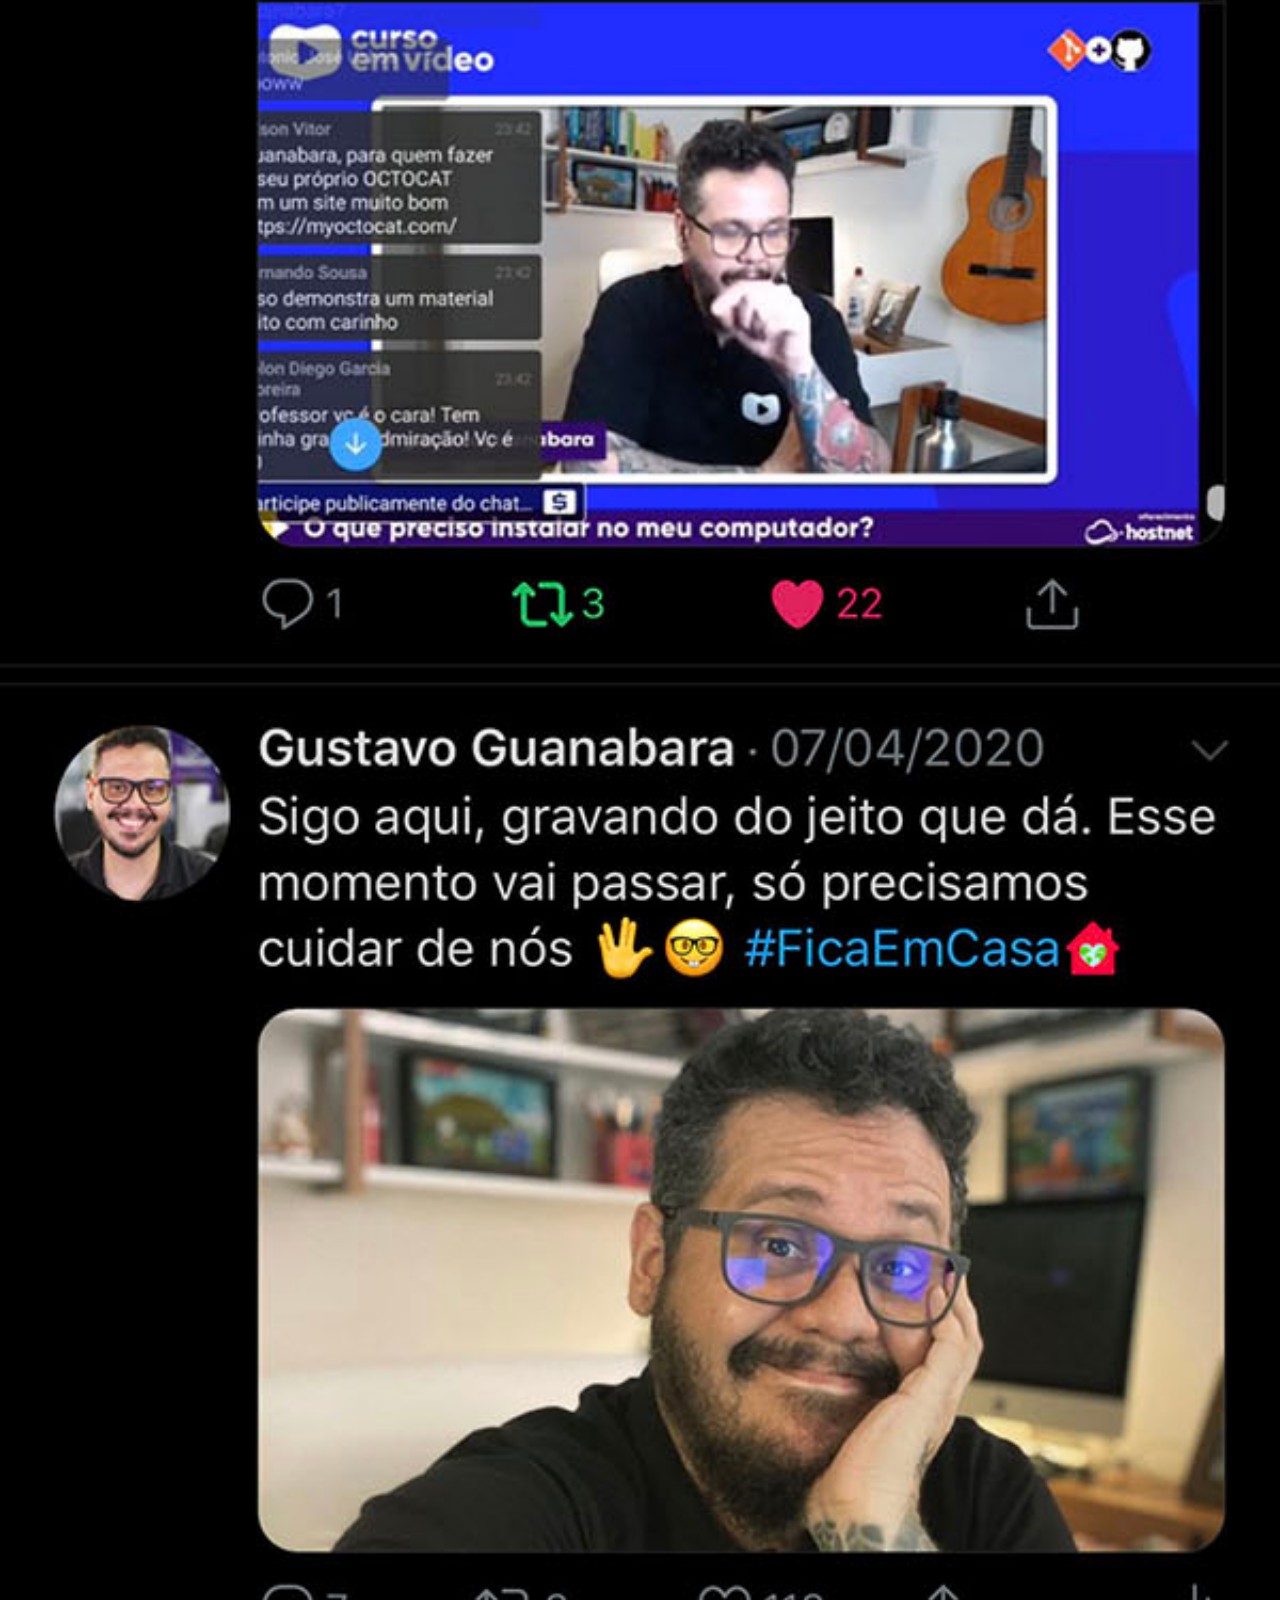
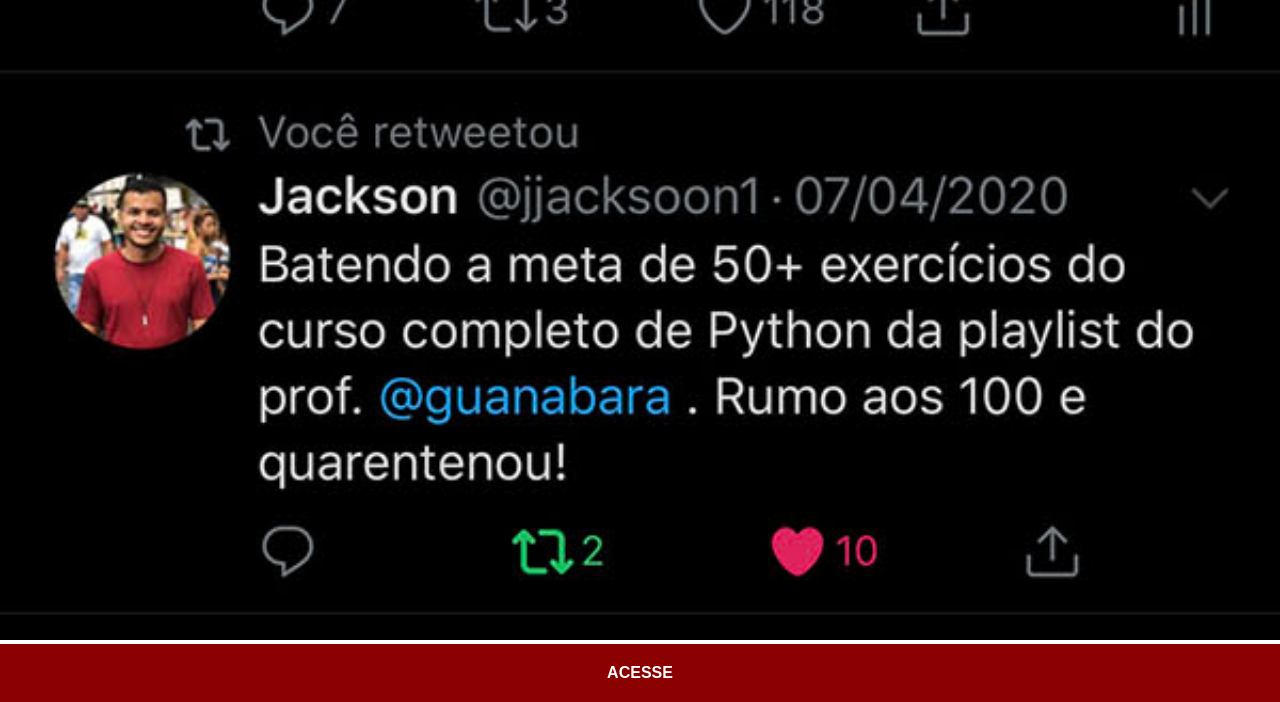
<file: projeto-redes/twitter.html>
<!DOCTYPE html>
<html lang="pt-br">
<head>
    <meta charset="UTF-8">
    <meta name="viewport" content="width=device-width, initial-scale=1.0">
    <title>twitter</title>
    <link rel="stylesheet" href="estilo/redes.css">
</head>
<body>
    <img src="imagens/tela-twitter.jpg" alt="twitter">
    <a href="https://x.com/guanabara" target="_blank" rel="external">ACESSE</a>
</body>
</html>
</file>
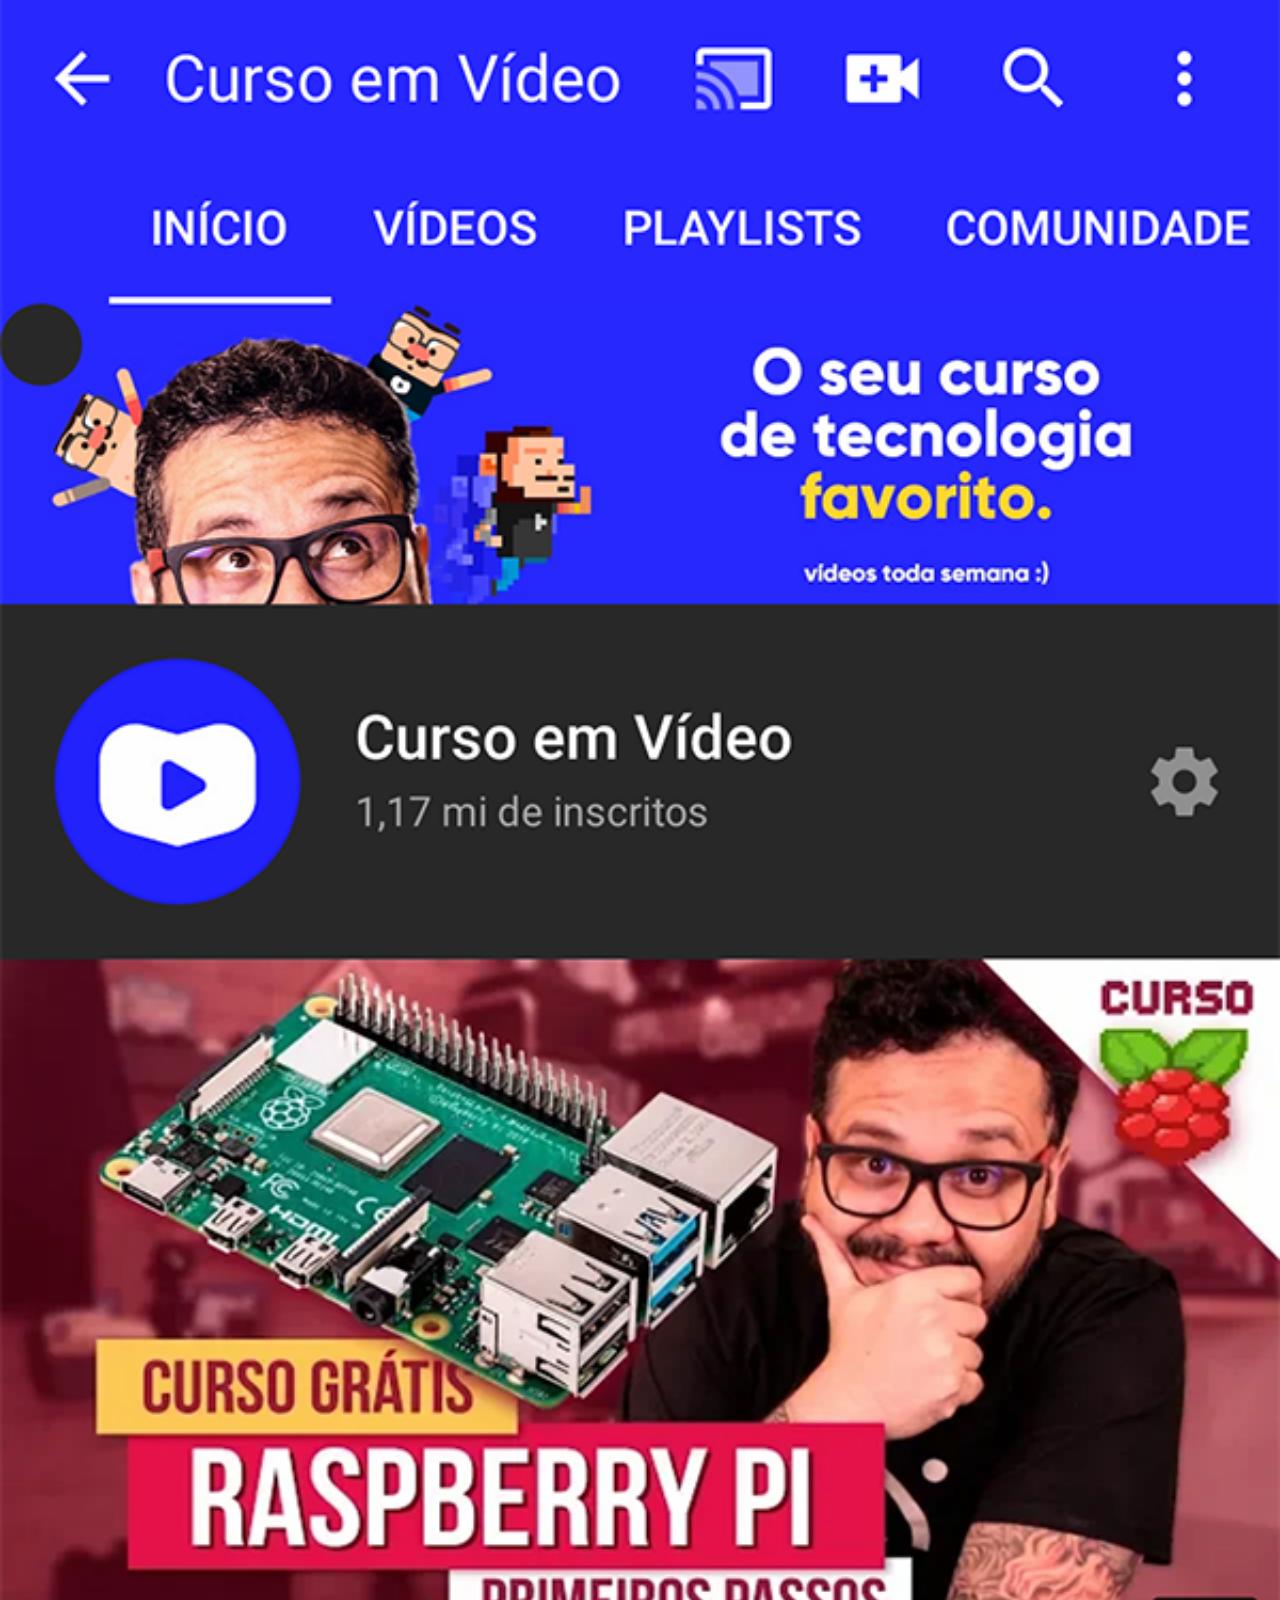
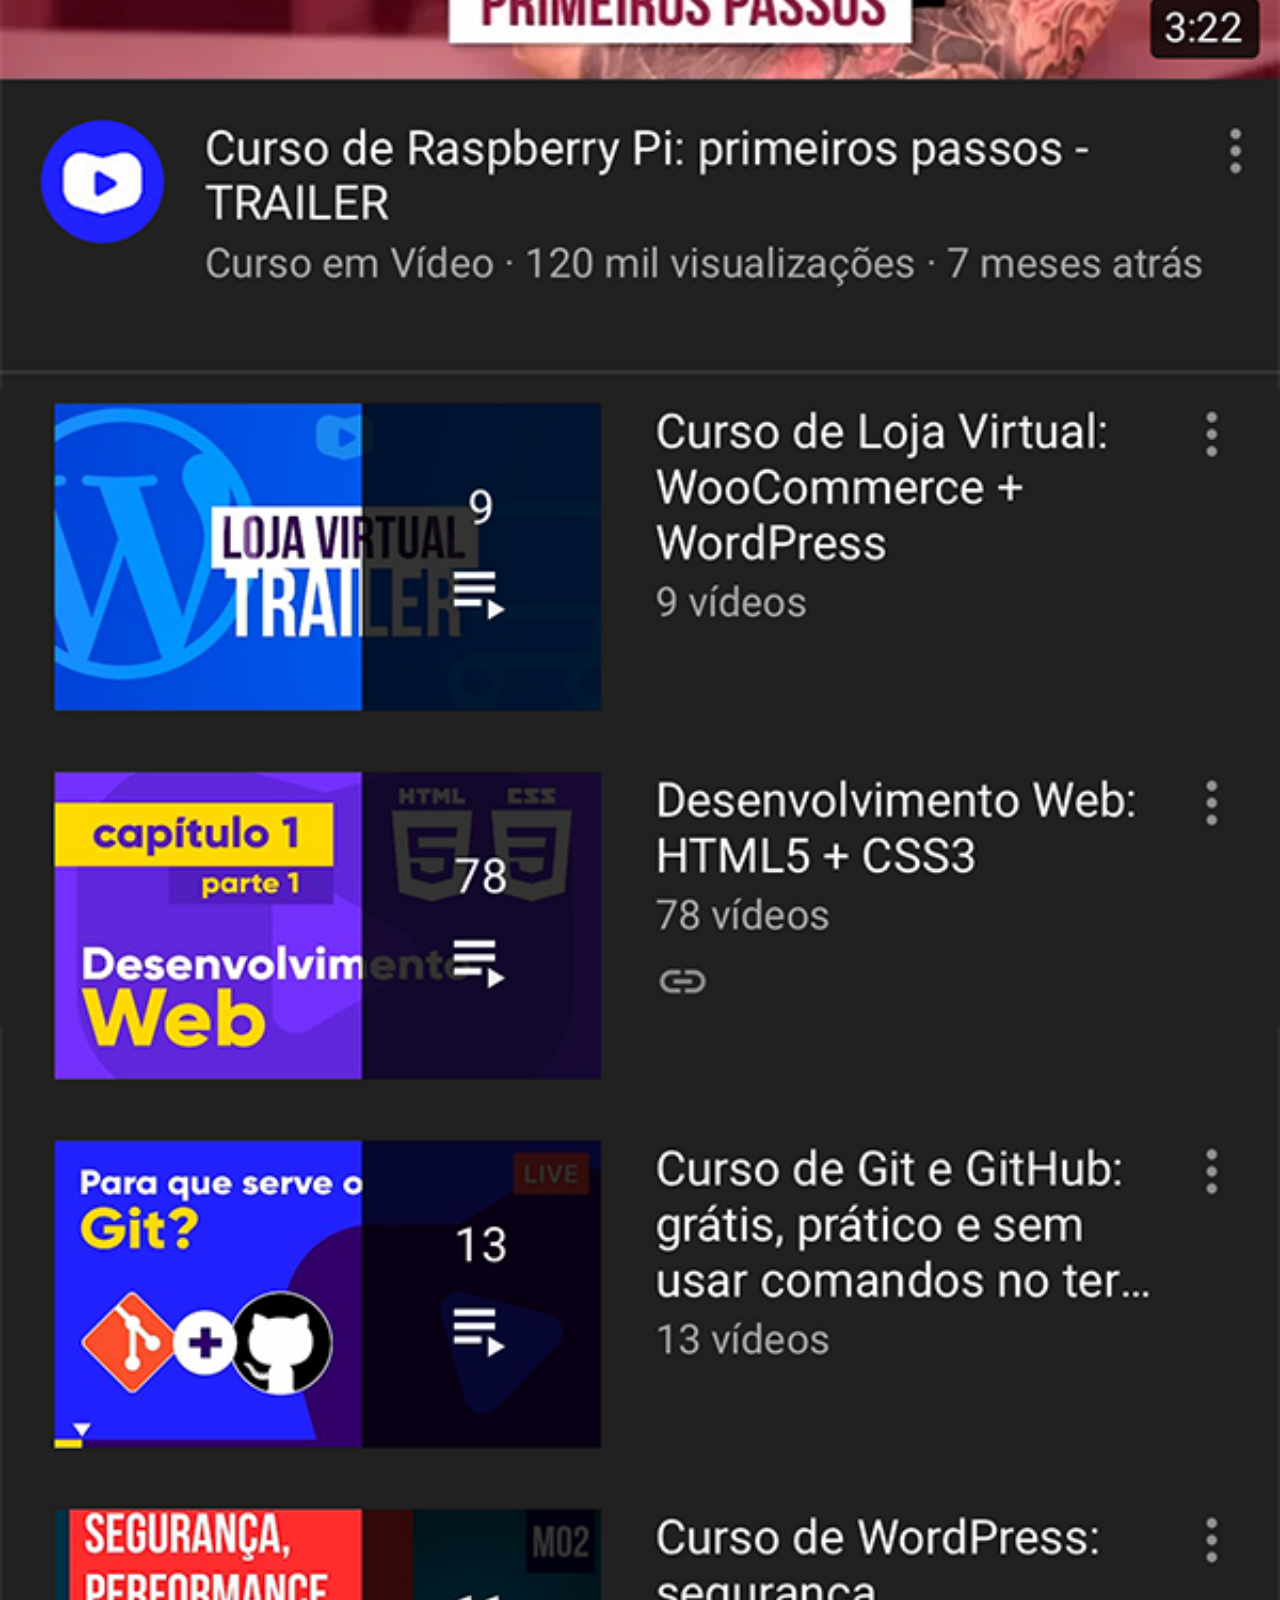
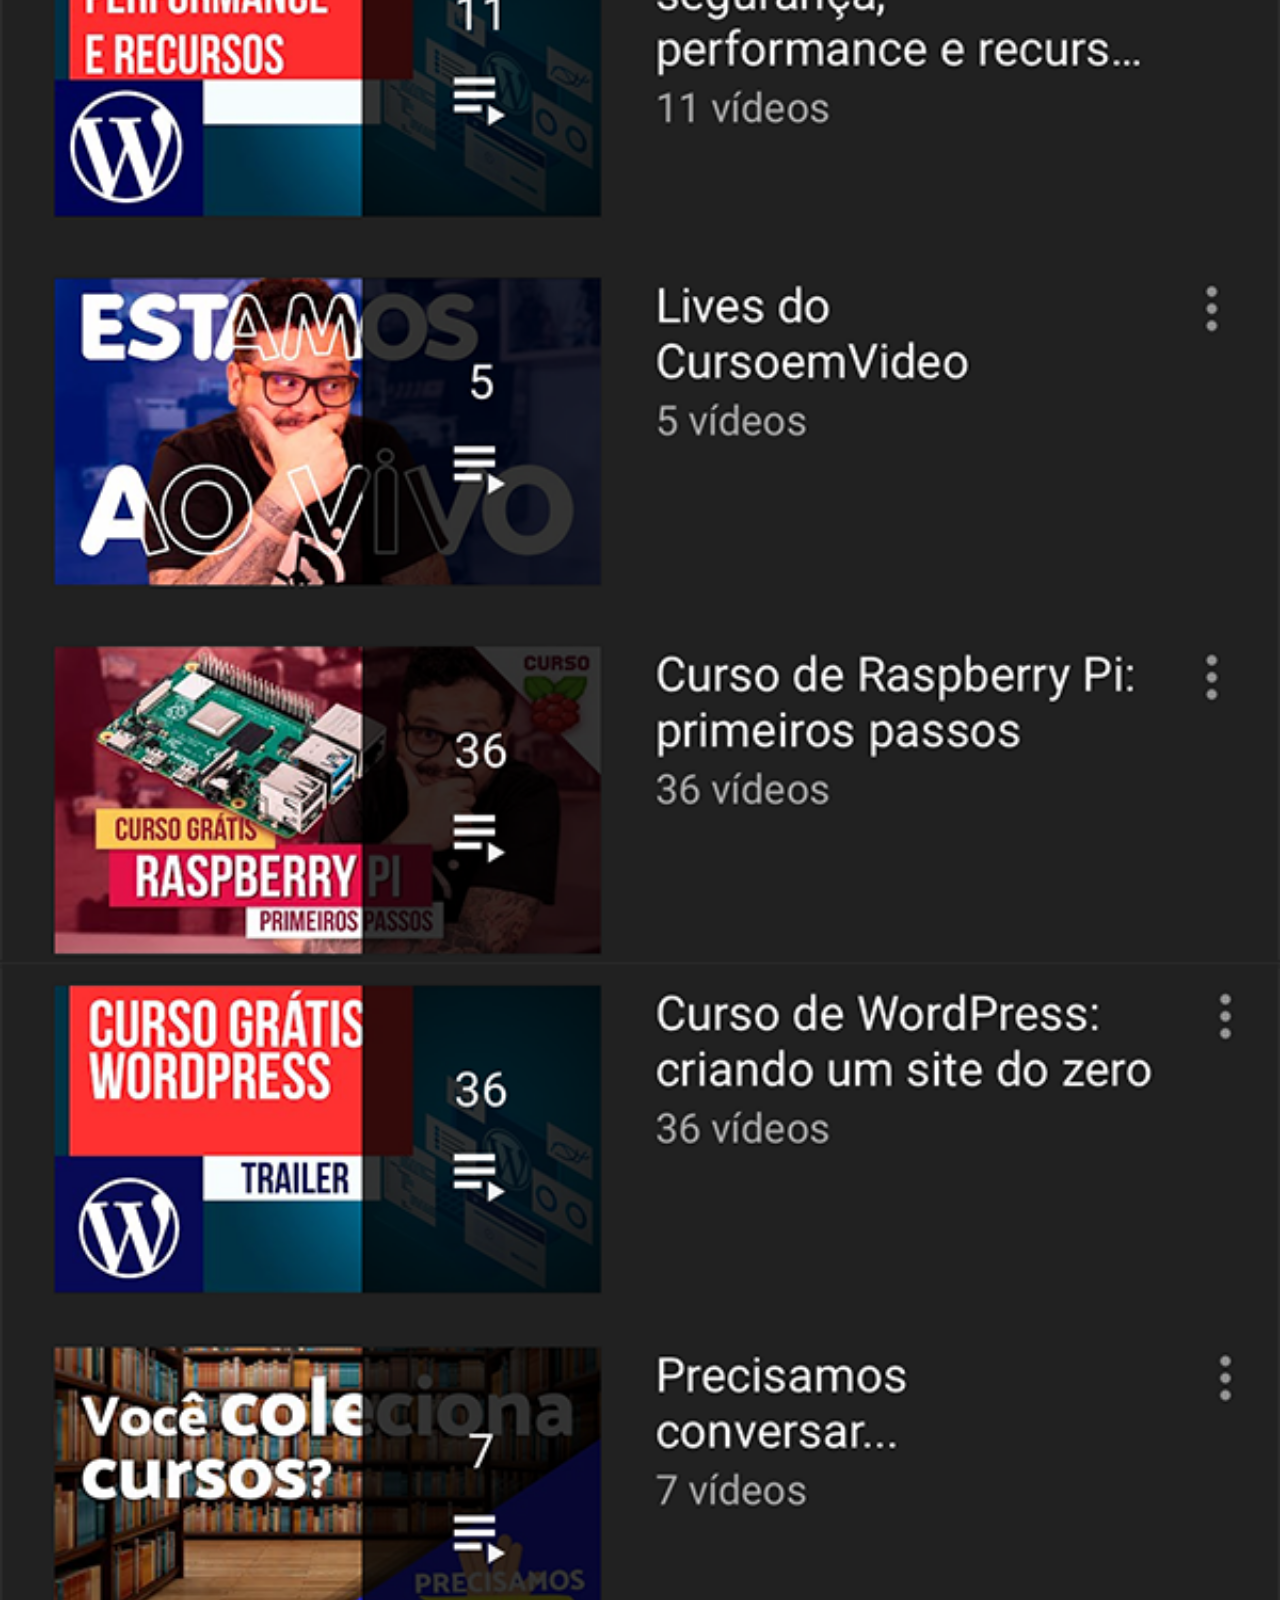
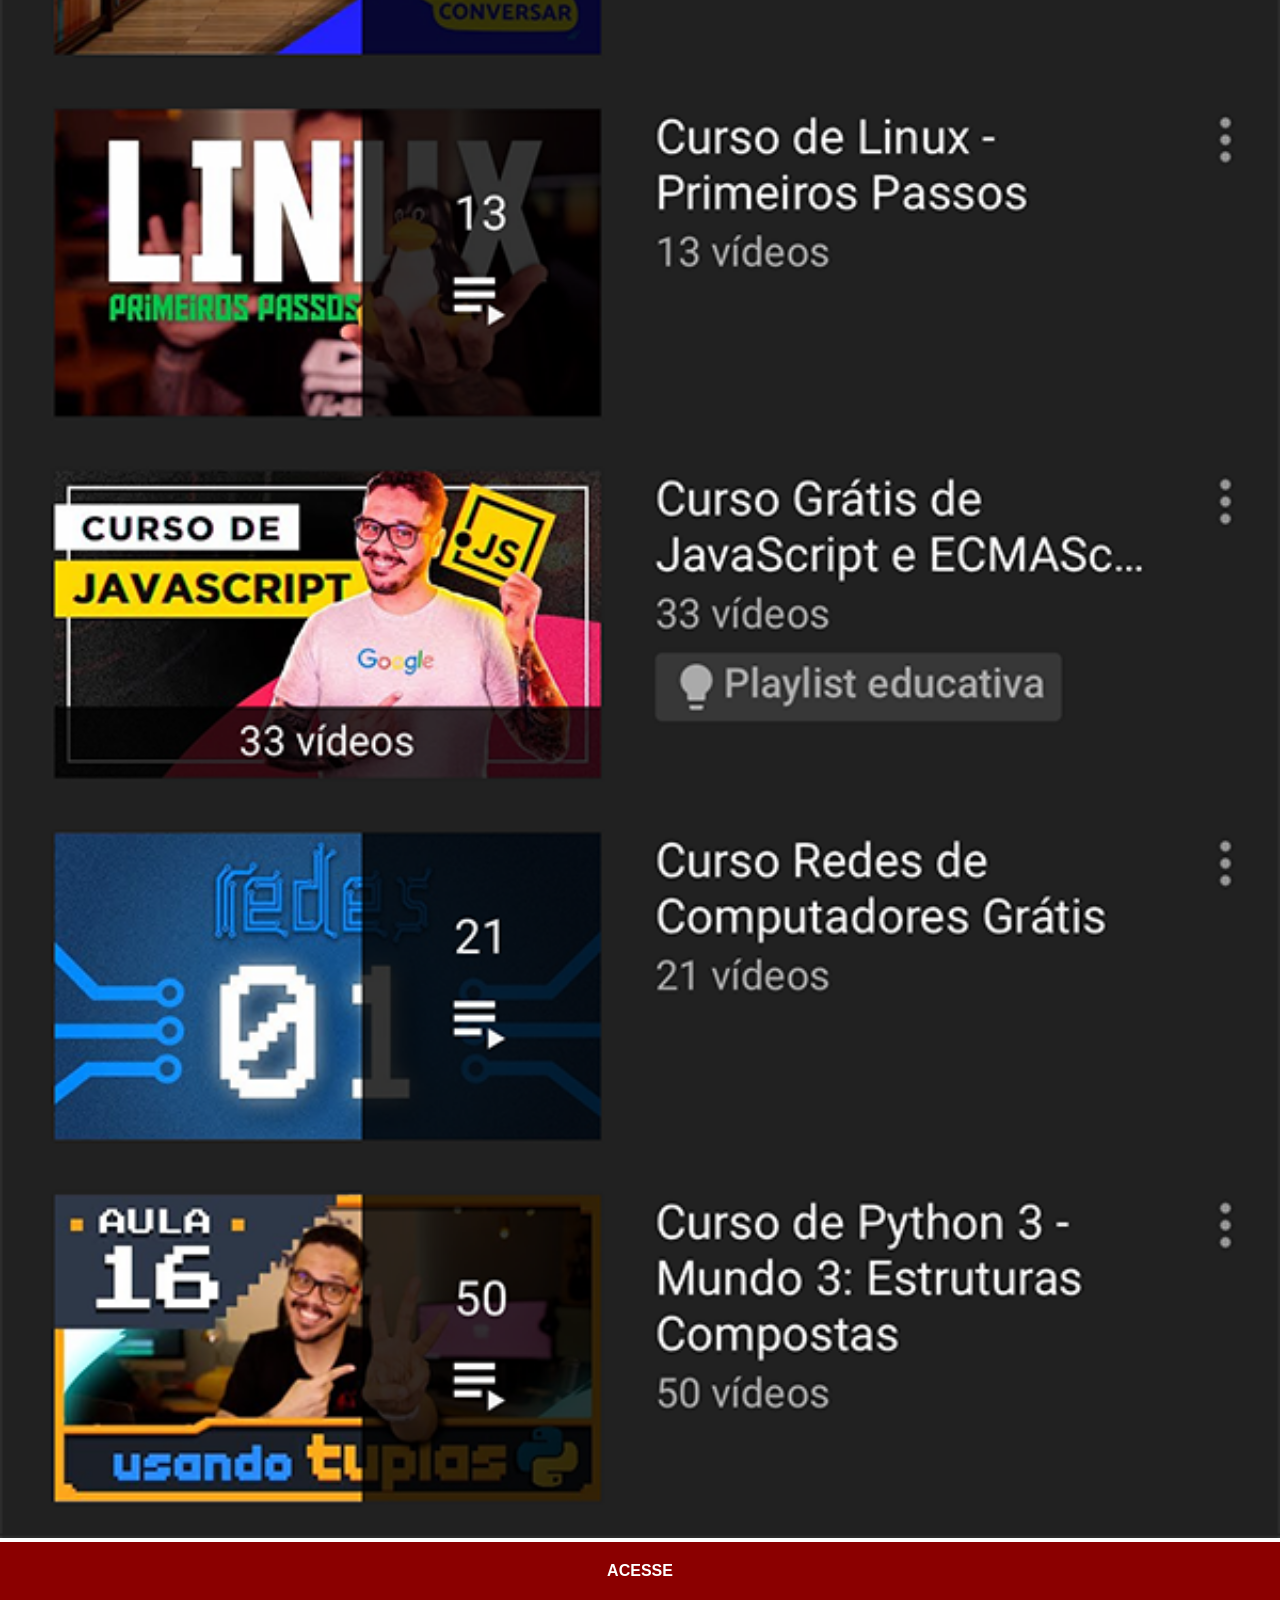
<file: projeto-redes/youtube.html>
<!DOCTYPE html>
<html lang="pt-br">
<head>
    <meta charset="UTF-8">
    <meta name="viewport" content="width=device-width, initial-scale=1.0">
    <title>youtube</title>
    <link rel="stylesheet" href="estilo/redes.css">
</head>
<body>
    <img src="imagens/tela-youtube.png" alt="youtube">
    <a href="https://www.youtube.com/cursoemvideo" target="_blank" rel="external">ACESSE</a>
</body>
</html>
</file>
<file: projeto-cordel/estilos/mobile.css>
@charset "UTF-8";

@import url('https://fonts.googleapis.com/css2?family=Bebas+Neue&family=Passion+One:wght@400;700;900&display=swap');

@import url('https://fonts.googleapis.com/css2?family=Sriracha&display=swap');

:root{
    --fonte1: Verdana, Geneva, Tahoma, sans-serif;
    --fonte2: "Passion One", sans-serif;
    --fonte3: "Sriracha", cursive;
}

/*Versão para celular*/


*{
    padding: 0px;
    margin: 0px;
    box-sizing: border-box;
}

body{
    font-family: var(--fonte1);
    background-color: gray;
}

header{
    display: flex;
    justify-content: center;
    align-items: center;
    flex-flow: column nowrap;
    min-height: 150px;
    background-color: black;
    color: white;
}

header h1{
    font-family: var(--fonte2);
    font-size: 2.5em;
    font-weight: normal;
}

header p{
    font-family: var(--fonte1);
}

header a{
    text-decoration: none;
    color: white;
    font-weight: bold;
}

header a:hover{
    text-decoration: underline;
}

main{
   max-width: 800px;
   background-color: white;
   display: block;
   margin: auto;
}

main p{
    padding-bottom: 60px;
    font-family: var(--fonte3);
    font-size: 1.3em;
    padding-top: 20px;
    margin-left: 20px;
}

div.imagem{
    display: flex;
    align-items: center;
    max-width: 800px;
    min-height: 400px;
}

#img1{
    background-image: url(../imagens/background002.jpg);
    background-size: cover;
    background-repeat: no-repeat;
    background-position: center center;
    background-attachment: fixed;
}

#img2{
    background-image: url(../imagens/background001.jpg);
    background-size: cover;
    background-repeat: no-repeat;
    background-position: center center;
    background-attachment: fixed;
}

div p{
    color: white;
    background-color: rgba(0, 0, 0, 0.432);
    margin-left: 10px;
    padding: 10px;
}

footer{
    background-color: black;
    color: white;
    padding: 20px;
}

footer p{
    text-align: center;
}
</file>
<file: projeto-cordel/estilos/mediaquery.css>
@charset "UTF-8";

@import url('https://fonts.googleapis.com/css2?family=Bebas+Neue&family=Passion+One:wght@400;700;900&display=swap');

@import url('https://fonts.googleapis.com/css2?family=Sriracha&display=swap');

:root{
    --fonte1: Verdana, Geneva, Tahoma, sans-serif;
    --fonte2: "Passion One", sans-serif;
    --fonte3: "Sriracha", cursive;
}

/*Outras midias*/


@media screen and (min-width: 750px) {
    body{
        background-color: #e6d6b5;
    }

    header{
        box-shadow: 0px 3px 8px rgba(0, 0, 0, 0.363);
    }

    header h1{
        font-size: 3.4em;
    }

    header p{
        font-size: 1.3em;
    }

    main{
        padding: 20px;
        box-shadow: 0px 0px 10px rgba(0, 0, 0, 0.438);
    }

    main p{
        font-size: 1.6em;
    }

    footer{
        font-size: 1.3em;
    }
}
</file>
<file: projeto-login/estilos/style.css>
@charset "UTF-8";

/*cores:
        #49a09d
        #5f2c82*/

*{
    font-family: system-ui, -apple-system, BlinkMacSystemFont, 'Segoe UI', Roboto, Oxygen, Ubuntu, Cantarell, 'Open Sans', 'Helvetica Neue', sans-serif;
    padding: 0px;
    margin: 0px;
    box-sizing: border-box;
}

html, body{
    width: 100vw;
    height: 100vh;
    background-color: #5f2c82;
}

main{
    position: relative;
    width: 100vw;
    height: 100vh;
}

section#login{
    position: absolute;
    top: 50%;
    left: 50%;

    transform: translate(-50%, -50%);

    background-color: white;
    width: 250px;
    height: 500px;
    border-radius: 20px;
    overflow: hidden;
    box-shadow: 0px 0px 10px rgba(0, 0, 0, 0.432);

    transition: width 0.3s, height 0.3s;
    transition-timing-function: ease;
}

section > div#imagem{
    display: block;
    background-color: #5f2c82;
    background-image: url(../imagens/predio.jpg);
    background-size: cover;
    background-position: bottom center;
    background-repeat: no-repeat;
    height: 200px;
}

section > div#formulario{
    display: block;
    padding: 10px;
}

section > div#formulario > h1{
    text-align: center;
    margin-bottom: 10px;
}

section > div#formulario > p{
    text-align: justify;
    font-size: 0.8em;
    text-indent: 5px;
    line-height: 18px;
    margin-bottom: 10px;
}

form > input[type=submit] {
    display: block;
    width: 100%;
    height: 40px;
    cursor: pointer;
    background-color: #49a09d;
    color: white;
    border: none;
    border-radius: 5px;
    font-size: 1em;
    font-weight: bold;
    border: 2px solid #2d615f;
}

form > input[type=submit]:hover{
    background-color: #2d615f;
}

form > a {
    display: flex;
    justify-content: center;
    align-items: center;
    gap: 6px; /* espaço entre o texto e o ícone */

    color: #2d615f;
    text-decoration: none;
    background-color: #ffffff;
    height: 40px;
    margin-top: 5px;
    border-radius: 5px;
    font-size: 1em;
    border: 2px solid #2d615f;
    font-weight: bold;
}

form > a:hover{
    background-color: #2d615f;
    color: white;
}

form > a > span{
    font-size: 1.1em;
}


div.campo{
    display: flex;
    align-items: center;
    width: 100%;
    background-color: #5f2c82;
    margin-top: 5px;
    margin-bottom: 5px;
    border-radius: 8px;
    height: 40px;
    border: 2px solid #5f2c82;
    overflow: hidden;
}

div.campo > label{
    display: none;
}

div.campo > span{
    display: flex;
    justify-content: center;
    align-items: center;
    color: white;
    font-size: 2em;
    width: 40px;
    height: 100%;
    padding: 5px;
}

div.campo > input{
    flex: 1;
    min-width: 0;
    background-color: #49a09d;
    color: white;
    font-size: 1em;
    height: 100%;
    border: none;
    border-radius: 0 8px 8px 0;
    padding: 4px 8px;
    outline: none;
}

div.campo > input::placeholder{
    color: rgba(255, 255, 255, 0.8);
}
</file>
<file: projeto-login/estilos/media-query.css>
@charset "UTF-8";



/*Para telas médias*/
@media screen and (min-width: 650px) and (max-width: 979px) {
    body{
        background-image: linear-gradient(to top, #49a09d, #5f2c82);
    }

    section#login{
        width: 80vw;
    }

    section > div#imagem{
        width: 30%;
        height: 100%;
        float: left;
    }

    section > div#formulario{
        width: 70%;
        float: right;
    }


}

@media screen and (min-width: 979px) {
    body{
        background-image: linear-gradient(to top, #49a09d, #5f2c82);
    }

    section#login{
        width: 80vw;
    }

    section > div#imagem{
        width: 40%;
        height: 100%;
        float: right;
    }

    section > div#formulario{
        width: 60%;
        float: left;
    }

    section > div#formulario > p{
        font-size: 1.4em;
        text-align: justify;
        text-indent: 20px;
        line-height: 30px;
    }
    
    section > div#formulario > h1{
        font-size: 2.0em;
    }

}
</file>
<file: projeto-redes/estilo/style.css>
@charset "UTF-8";

*{
    margin: 0px;
    padding: 0px;
}

html, body{
    height: 100vh;
    width: 100vw;
}

main{
    position: relative;
    height: 100vh;
    background-image: url('../imagens/fundo-madeira.jpg');
    background-repeat: no-repeat;
    background-size: cover;
    background-attachment: fixed;
    background-position: bottom center;
}

section#telefone{
    position: absolute;

    top: 50%;
    left: 50%;
    transform: translate(-50%, -50%);
    width: 250px;
    height: 504px;
    background-image: url('../imagens/frame-iphone.png');
    background-repeat: no-repeat;
}

iframe#tela{
    position: absolute;

    top: 50px;
    left: 18px;

    width: 215px;
    height: 393px;
}

section#redes{
    text-align: right;
}

section#redes > a > img{
    width: 50px;
    margin: 10px;
    border-radius: 50%;
    box-sizing: border-box;
}

section#redes img:hover{
    border: 2px solid white;
    transition: .3s border .1s;
}
</file>
<file: projeto-estudo/estilos/login.css>
@charset "UTF-8";

@import url('https://fonts.googleapis.com/css2?family=Poppins:ital,wght@0,100;0,200;0,300;0,400;0,500;0,600;0,700;0,800;0,900;1,100;1,200;1,300;1,400;1,500;1,600;1,700;1,800;1,900&display=swap');

@import url('https://fonts.googleapis.com/css2?family=Inter:ital,opsz,wght@0,14..32,100..900;1,14..32,100..900&display=swap');

:root{
    --cor1: #111111;
    --cor2: #1F1F1F;
    --cor3: #F3F3F3;
    --cor4: #666666;
    --cor5: #C62828;
    --cor6: #E53935;
    
    --fonte1: "Poppins", sans-serif;
    --fonte2: "Inter", sans-serif;
}

*{
    padding: 0px;
    margin: 0px;
    box-sizing: border-box;
}

body{
    background-color: var(--cor1);
    width: 100vw;
}

#container{
   height: 100vh;
   display: flex;
   flex-flow: column nowrap;
   justify-content: center;
   align-items: center;
}

#login{
    display: flex;
    flex-flow: column nowrap;
    justify-content: center;
    align-items: center;
    background-color: var(--cor2);
    color: white;
    font-family: var(--fonte2);

    padding: 20px;
    width: 300px;
    height: 340px;
    border-radius: 20px;
    gap: 30px;
}


#login form{
    display: flex;
    flex-flow: column nowrap;
    justify-content: center;
    align-items: center;
}

#login h2{
    font-family: var(--fonte1);
}

#b1{
    padding: 10px;
    border-radius: 10px;
    color: white;
    background-color: var(--cor5);
    font-family: var(--fonte2);
    border: none;
}

a{
    color: white;
}

#login input{
    padding: 10px;
    border-radius: 10px;
    border: none;
}
</file>
<file: projeto-redes/estilo/redes.css>
@charset "UTF-8";


::-webkit-scrollbar{
    width: 0px;
    height: 0px;
}

*{
    padding: 0px;
    margin: 0px;
}


img{
    width: 100vw;
}

a{
    display: block;
    color: white;
    background-color: darkred;
    padding: 20px;
    text-align: center;
    font-weight: bold;
    text-decoration: none;
    font-family: Arial, Helvetica, sans-serif;
}

a:hover{
    text-decoration: underline;
    background-color: red;
}
</file>
